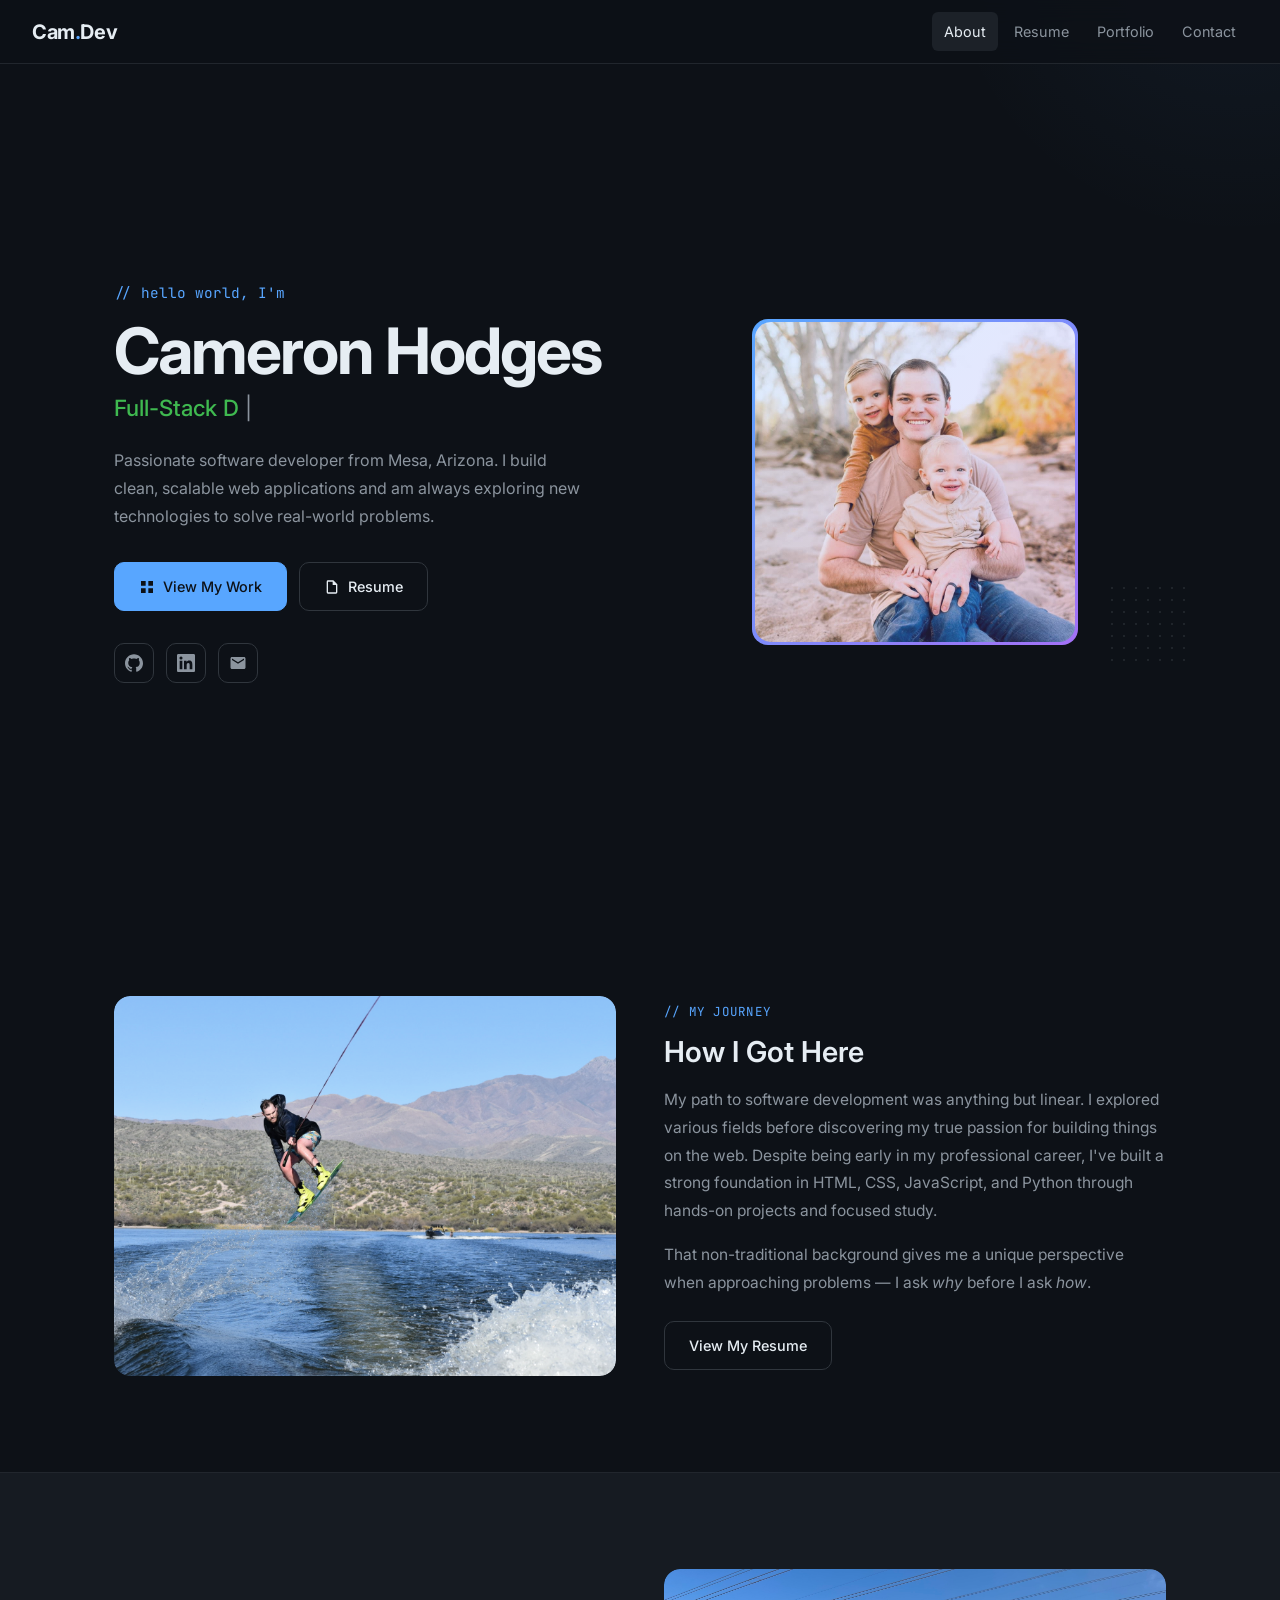
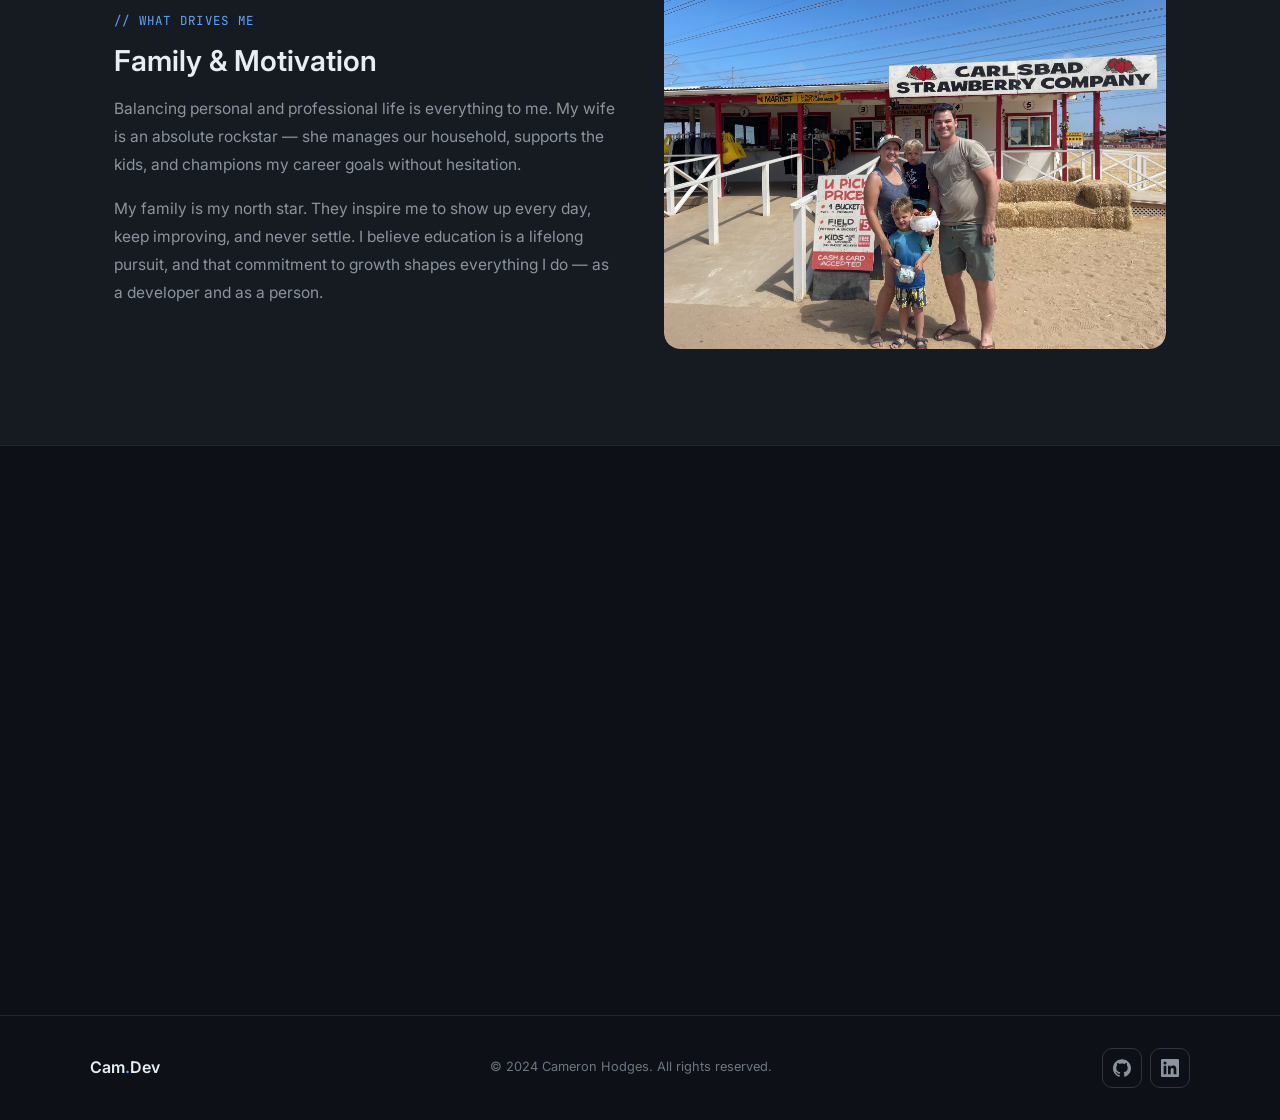
<file: index.html>
<!DOCTYPE html>
<html lang="en">
<head>
  <meta charset="UTF-8">
  <meta name="viewport" content="width=device-width, initial-scale=1.0">
  <title>Cameron Hodges | Software Developer</title>
  <meta name="description" content="Software developer from Mesa, Arizona. Passionate about building clean, full-stack web applications.">
  <link href="./css/styles.css" rel="stylesheet">
</head>
<body>

  <!-- Navbar -->
  <header class="navbar" id="navbar">
    <a href="./index.html" class="nav-brand">Cam<span class="accent">.</span>Dev</a>
    <nav class="nav-links" aria-label="Primary navigation">
      <a href="./index.html" class="nav-link">About</a>
      <a href="./resume.html" class="nav-link">Resume</a>
      <a href="./portfolio.html" class="nav-link">Portfolio</a>
      <a href="./contact.html" class="nav-link">Contact</a>
    </nav>
    <button class="nav-toggle" id="navToggle" aria-label="Toggle navigation" aria-expanded="false">
      <span></span>
      <span></span>
      <span></span>
    </button>
  </header>

  <!-- Mobile Nav -->
  <nav class="nav-mobile" id="navMobile" aria-label="Mobile navigation">
    <a href="./index.html" class="nav-link">About</a>
    <a href="./resume.html" class="nav-link">Resume</a>
    <a href="./portfolio.html" class="nav-link">Portfolio</a>
    <a href="./contact.html" class="nav-link">Contact</a>
  </nav>

  <main>

    <!-- Hero -->
    <section class="hero" id="hero">
      <div class="hero-inner">
        <div class="hero-content">
          <span class="hero-greeting">// hello world, I'm</span>
          <h1 class="hero-name">Cameron Hodges</h1>
          <h2 class="hero-title">
            <span id="typingText" class="highlight">Full-Stack Developer</span>
            <span class="cursor" aria-hidden="true">|</span>
          </h2>
          <p class="hero-description">
            Passionate software developer from Mesa, Arizona. I build clean,
            scalable web applications and am always exploring new technologies
            to solve real-world problems.
          </p>
          <div class="hero-actions">
            <a href="./portfolio.html" class="btn btn-primary">
              <svg viewBox="0 0 24 24" width="16" height="16" fill="currentColor"><path d="M3 3h7v7H3V3zm0 11h7v7H3v-7zm11-11h7v7h-7V3zm0 11h7v7h-7v-7z"/></svg>
              View My Work
            </a>
            <a href="./resume.html" class="btn btn-outline">
              <svg viewBox="0 0 24 24" width="16" height="16" fill="currentColor"><path d="M14 2H6a2 2 0 0 0-2 2v16a2 2 0 0 0 2 2h12a2 2 0 0 0 2-2V8l-6-6zm4 18H6V4h7v5h5v11z"/></svg>
              Resume
            </a>
          </div>
          <div class="hero-socials">
            <a href="https://github.com/CameronHodges98" target="_blank" rel="noopener noreferrer" class="social-link" aria-label="GitHub">
              <svg viewBox="0 0 24 24"><path d="M12 .297c-6.63 0-12 5.373-12 12 0 5.303 3.438 9.8 8.205 11.385.6.113.82-.258.82-.577 0-.285-.01-1.04-.015-2.04-3.338.724-4.042-1.61-4.042-1.61C4.422 18.07 3.633 17.7 3.633 17.7c-1.087-.744.084-.729.084-.729 1.205.084 1.838 1.236 1.838 1.236 1.07 1.835 2.809 1.305 3.495.998.108-.776.417-1.305.76-1.605-2.665-.3-5.466-1.332-5.466-5.93 0-1.31.465-2.38 1.235-3.22-.135-.303-.54-1.523.105-3.176 0 0 1.005-.322 3.3 1.23.96-.267 1.98-.399 3-.405 1.02.006 2.04.138 3 .405 2.28-1.552 3.285-1.23 3.285-1.23.645 1.653.24 2.873.12 3.176.765.84 1.23 1.91 1.23 3.22 0 4.61-2.805 5.625-5.475 5.92.42.36.81 1.096.81 2.22 0 1.606-.015 2.896-.015 3.286 0 .315.21.69.825.57C20.565 22.092 24 17.592 24 12.297c0-6.627-5.373-12-12-12"/></svg>
            </a>
            <a href="https://www.linkedin.com/in/cameron-hodges-IT" target="_blank" rel="noopener noreferrer" class="social-link" aria-label="LinkedIn">
              <svg viewBox="0 0 24 24"><path d="M20.447 20.452h-3.554v-5.569c0-1.328-.027-3.037-1.852-3.037-1.853 0-2.136 1.445-2.136 2.939v5.667H9.351V9h3.414v1.561h.046c.477-.9 1.637-1.85 3.37-1.85 3.601 0 4.267 2.37 4.267 5.455v6.286zM5.337 7.433a2.062 2.062 0 0 1-2.063-2.065 2.064 2.064 0 1 1 2.063 2.065zm1.782 13.019H3.555V9h3.564v11.452zM22.225 0H1.771C.792 0 0 .774 0 1.729v20.542C0 23.227.792 24 1.771 24h20.451C23.2 24 24 23.227 24 22.271V1.729C24 .774 23.2 0 22.222 0h.003z"/></svg>
            </a>
            <a href="mailto:chodges98@gmail.com" class="social-link" aria-label="Email">
              <svg viewBox="0 0 24 24"><path d="M20 4H4c-1.1 0-2 .9-2 2v12c0 1.1.9 2 2 2h16c1.1 0 2-.9 2-2V6c0-1.1-.9-2-2-2zm0 4-8 5-8-5V6l8 5 8-5v2z"/></svg>
            </a>
          </div>
        </div>

        <div class="hero-image-wrapper">
          <div class="hero-image-frame">
            <img src="./images/Cameron.JPG" alt="Cameron Hodges">
          </div>
          <div class="hero-image-dots"></div>
        </div>
      </div>
    </section>

    <!-- My Journey -->
    <section class="section" id="journey">
      <div class="container">
        <div class="about-grid reveal">
          <div class="about-image-wrap">
            <img src="./images/Cameronwakeboarding.JPG" alt="Cameron wakeboarding">
          </div>
          <div class="about-text">
            <span class="label">// my journey</span>
            <h2>How I Got Here</h2>
            <p>
              My path to software development was anything but linear. I explored
              various fields before discovering my true passion for building things
              on the web. Despite being early in my professional career, I've built
              a strong foundation in HTML, CSS, JavaScript, and Python through
              hands-on projects and focused study.
            </p>
            <p style="margin-top: 1rem;">
              That non-traditional background gives me a unique perspective when
              approaching problems — I ask <em>why</em> before I ask <em>how</em>.
            </p>
            <a href="./resume.html" class="btn btn-outline" style="margin-top: 1.5rem;">
              View My Resume
            </a>
          </div>
        </div>
      </div>
    </section>

    <!-- My Inspiration -->
    <section class="section" id="inspire" style="background: var(--color-surface); border-top: 1px solid var(--color-border-muted); border-bottom: 1px solid var(--color-border-muted);">
      <div class="container">
        <div class="about-grid reverse reveal">
          <div class="about-image-wrap">
            <img src="./images/cameronfamily.jpg" alt="Cameron with his family">
          </div>
          <div class="about-text">
            <span class="label">// what drives me</span>
            <h2>Family & Motivation</h2>
            <p>
              Balancing personal and professional life is everything to me. My wife
              is an absolute rockstar — she manages our household, supports the kids,
              and champions my career goals without hesitation.
            </p>
            <p style="margin-top: 1rem;">
              My family is my north star. They inspire me to show up every day,
              keep improving, and never settle. I believe education is a lifelong
              pursuit, and that commitment to growth shapes everything I do —
              as a developer and as a person.
            </p>
          </div>
        </div>
      </div>
    </section>

    <!-- Goals -->
    <section class="section" id="goals">
      <div class="container">
        <div class="about-grid reveal">
          <div class="about-image-wrap" style="display:flex; align-items:center; justify-content:center; background: var(--color-surface); border: 1px solid var(--color-border); border-radius: var(--radius-lg); padding: 2rem;">
            <img src="./images/cam.devLogo.png" alt="Cam.Dev Logo" style="max-width:220px; height:auto; border-radius: var(--radius-md);">
          </div>
          <div class="about-text">
            <span class="label">// looking ahead</span>
            <h2>Where I'm Headed</h2>
            <p>
              My love for creating new things found a perfect match in software
              development. I'm actively sharpening my skills across the full stack —
              React, Node.js, Express, Redux, and PostgreSQL — while engaging with
              the developer community and building meaningful relationships.
            </p>
            <p style="margin-top: 1rem;">
              Long-term, I'm working toward a Senior Developer role and have my
              sights set on launching my own SaaS product focused on
              network and computer security.
            </p>
            <div class="tags" style="margin-top: 1.5rem;">
              <span class="tag">React.js</span>
              <span class="tag">Node.js</span>
              <span class="tag green">Python</span>
              <span class="tag">PostgreSQL</span>
              <span class="tag purple">SaaS</span>
            </div>
          </div>
        </div>
      </div>
    </section>

  </main>

  <footer class="footer">
    <div class="footer-inner">
      <a href="./index.html" class="footer-brand">Cam<span class="accent">.</span>Dev</a>
      <p class="footer-copy">&copy; 2024 Cameron Hodges. All rights reserved.</p>
      <div class="footer-socials">
        <a href="https://github.com/CameronHodges98" target="_blank" rel="noopener noreferrer" class="social-link" aria-label="GitHub">
          <svg viewBox="0 0 24 24"><path d="M12 .297c-6.63 0-12 5.373-12 12 0 5.303 3.438 9.8 8.205 11.385.6.113.82-.258.82-.577 0-.285-.01-1.04-.015-2.04-3.338.724-4.042-1.61-4.042-1.61C4.422 18.07 3.633 17.7 3.633 17.7c-1.087-.744.084-.729.084-.729 1.205.084 1.838 1.236 1.838 1.236 1.07 1.835 2.809 1.305 3.495.998.108-.776.417-1.305.76-1.605-2.665-.3-5.466-1.332-5.466-5.93 0-1.31.465-2.38 1.235-3.22-.135-.303-.54-1.523.105-3.176 0 0 1.005-.322 3.3 1.23.96-.267 1.98-.399 3-.405 1.02.006 2.04.138 3 .405 2.28-1.552 3.285-1.23 3.285-1.23.645 1.653.24 2.873.12 3.176.765.84 1.23 1.91 1.23 3.22 0 4.61-2.805 5.625-5.475 5.92.42.36.81 1.096.81 2.22 0 1.606-.015 2.896-.015 3.286 0 .315.21.69.825.57C20.565 22.092 24 17.592 24 12.297c0-6.627-5.373-12-12-12"/></svg>
        </a>
        <a href="https://www.linkedin.com/in/cameron-hodges-IT" target="_blank" rel="noopener noreferrer" class="social-link" aria-label="LinkedIn">
          <svg viewBox="0 0 24 24"><path d="M20.447 20.452h-3.554v-5.569c0-1.328-.027-3.037-1.852-3.037-1.853 0-2.136 1.445-2.136 2.939v5.667H9.351V9h3.414v1.561h.046c.477-.9 1.637-1.85 3.37-1.85 3.601 0 4.267 2.37 4.267 5.455v6.286zM5.337 7.433a2.062 2.062 0 0 1-2.063-2.065 2.064 2.064 0 1 1 2.063 2.065zm1.782 13.019H3.555V9h3.564v11.452zM22.225 0H1.771C.792 0 0 .774 0 1.729v20.542C0 23.227.792 24 1.771 24h20.451C23.2 24 24 23.227 24 22.271V1.729C24 .774 23.2 0 22.222 0h.003z"/></svg>
        </a>
      </div>
    </div>
  </footer>

  <script src="./js/main.js"></script>
</body>
</html>
</file>
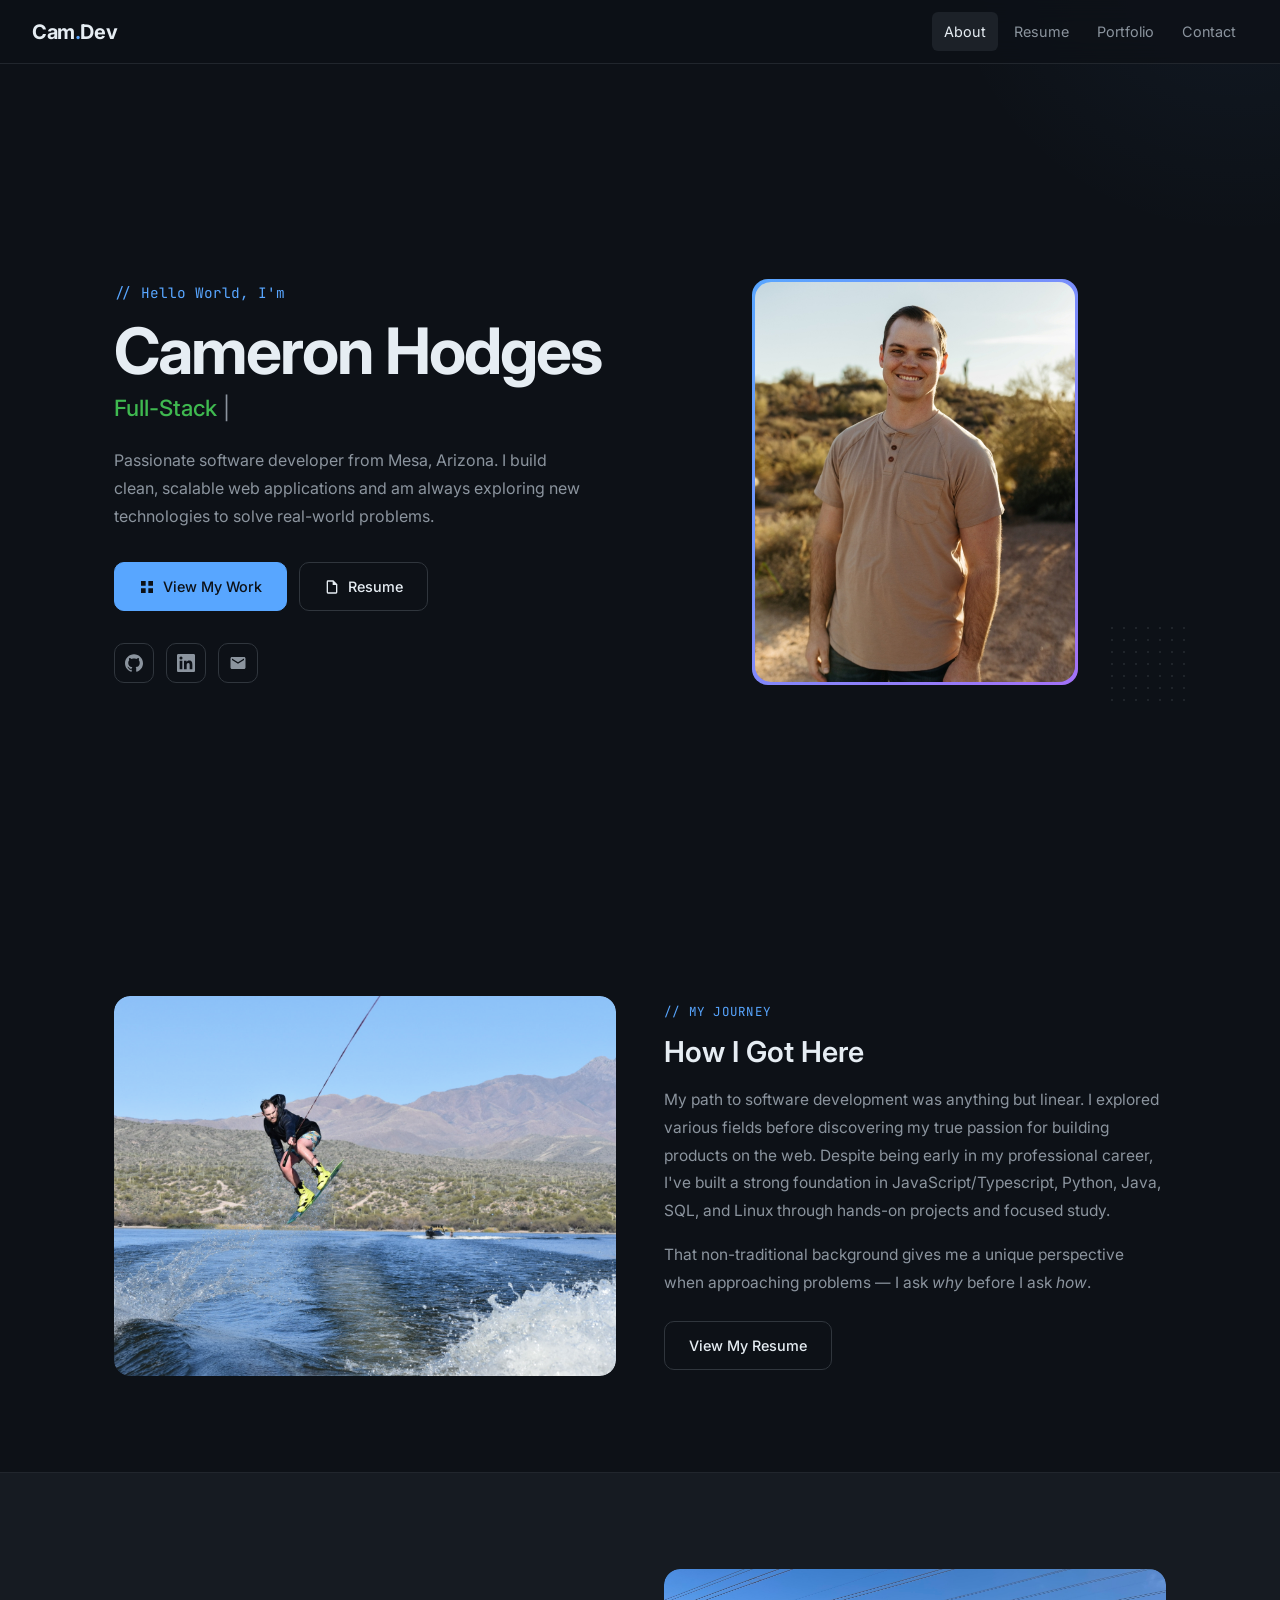
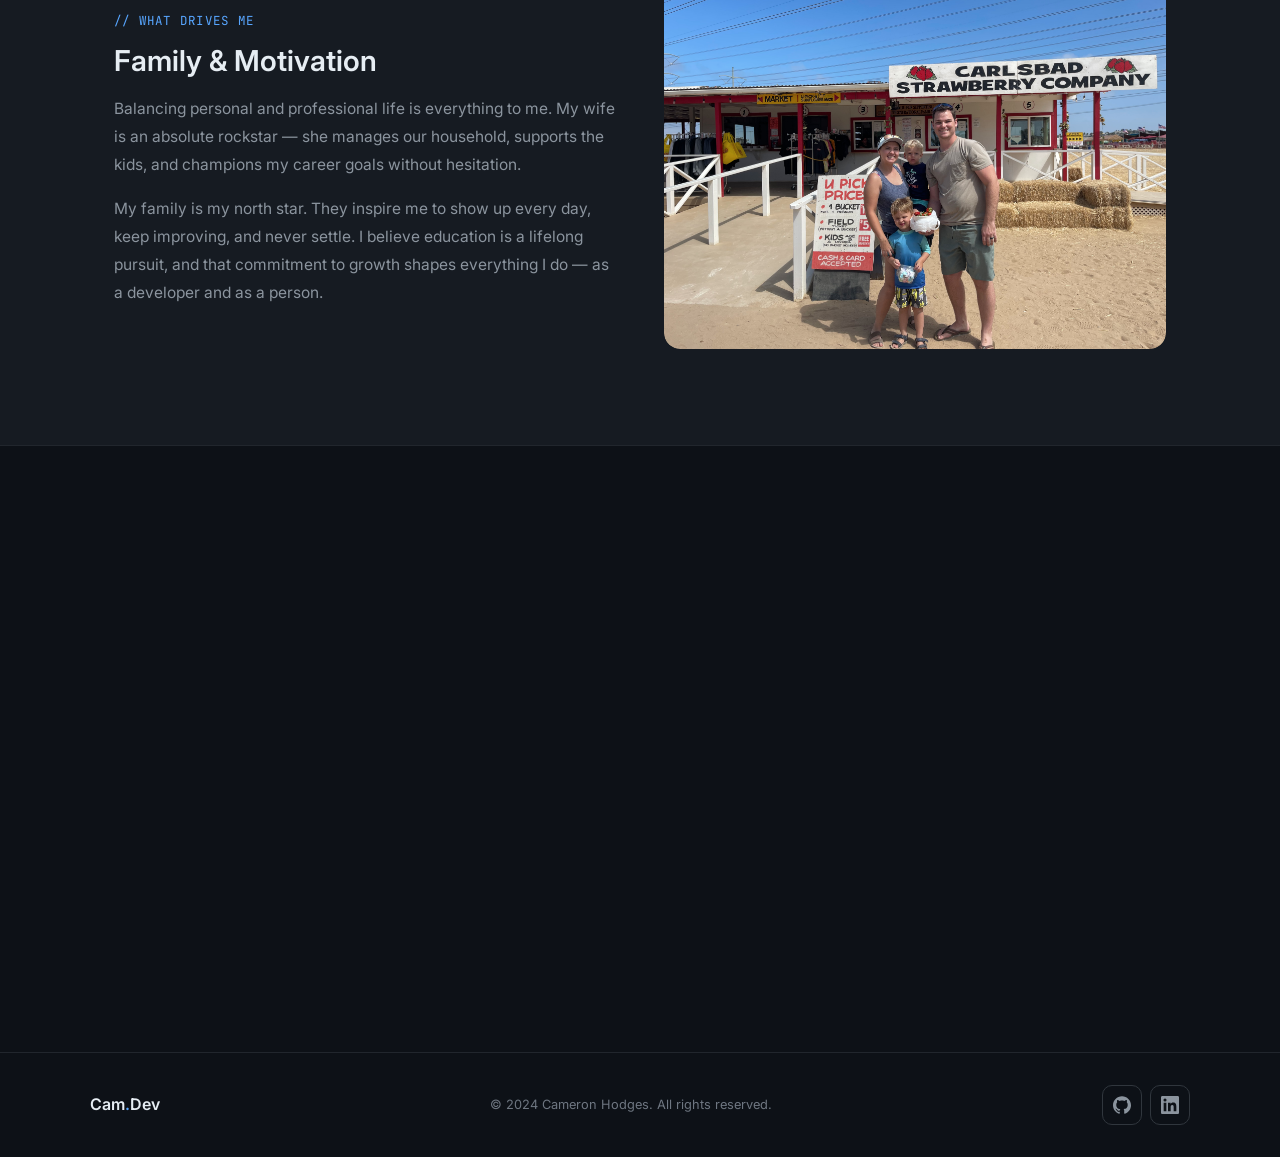
<file: public/index.html>
<!doctype html>
<html lang="en">
    <head>
        <meta charset="UTF-8" />
        <meta name="viewport" content="width=device-width, initial-scale=1.0" />
        <title>Cameron Hodges | Software Developer</title>
        <meta
            name="description"
            content="Software developer from Mesa, Arizona. Passionate about building clean, full-stack web applications."
        />
        <link href="./css/styles.css" rel="stylesheet" />
    </head>
    <body>
        <!-- Navbar -->
        <header class="navbar" id="navbar">
            <a href="./index.html" class="nav-brand"
                >Cam<span class="accent">.</span>Dev</a
            >
            <nav class="nav-links" aria-label="Primary navigation">
                <a href="./index.html" class="nav-link">About</a>
                <a href="./resume.html" class="nav-link">Resume</a>
                <a href="./portfolio.html" class="nav-link">Portfolio</a>
                <a href="./contact.html" class="nav-link">Contact</a>
            </nav>
            <button
                class="nav-toggle"
                id="navToggle"
                aria-label="Toggle navigation"
                aria-expanded="false"
            >
                <span></span>
                <span></span>
                <span></span>
            </button>
        </header>

        <!-- Mobile Nav -->
        <nav class="nav-mobile" id="navMobile" aria-label="Mobile navigation">
            <a href="./index.html" class="nav-link">About</a>
            <a href="./resume.html" class="nav-link">Resume</a>
            <a href="./portfolio.html" class="nav-link">Portfolio</a>
            <a href="./contact.html" class="nav-link">Contact</a>
        </nav>

        <main>
            <!-- Hero -->
            <section class="hero" id="hero">
                <div class="hero-inner">
                    <div class="hero-content">
                        <span class="hero-greeting">// Hello World, I'm</span>
                        <h1 class="hero-name">Cameron Hodges</h1>
                        <h2 class="hero-title">
                            <span id="typingText" class="highlight"
                                >Full-Stack Developer</span
                            >
                            <span class="cursor" aria-hidden="true">|</span>
                        </h2>
                        <p class="hero-description">
                            Passionate software developer from Mesa, Arizona. I
                            build clean, scalable web applications and am always
                            exploring new technologies to solve real-world
                            problems.
                        </p>
                        <div class="hero-actions">
                            <a href="./portfolio.html" class="btn btn-primary">
                                <svg
                                    viewBox="0 0 24 24"
                                    width="16"
                                    height="16"
                                    fill="currentColor"
                                >
                                    <path
                                        d="M3 3h7v7H3V3zm0 11h7v7H3v-7zm11-11h7v7h-7V3zm0 11h7v7h-7v-7z"
                                    />
                                </svg>
                                View My Work
                            </a>
                            <a href="./resume.html" class="btn btn-outline">
                                <svg
                                    viewBox="0 0 24 24"
                                    width="16"
                                    height="16"
                                    fill="currentColor"
                                >
                                    <path
                                        d="M14 2H6a2 2 0 0 0-2 2v16a2 2 0 0 0 2 2h12a2 2 0 0 0 2-2V8l-6-6zm4 18H6V4h7v5h5v11z"
                                    />
                                </svg>
                                Resume
                            </a>
                        </div>
                        <div class="hero-socials">
                            <a
                                href="https://github.com/CameronHodges98"
                                target="_blank"
                                rel="noopener noreferrer"
                                class="social-link"
                                aria-label="GitHub"
                            >
                                <svg viewBox="0 0 24 24">
                                    <path
                                        d="M12 .297c-6.63 0-12 5.373-12 12 0 5.303 3.438 9.8 8.205 11.385.6.113.82-.258.82-.577 0-.285-.01-1.04-.015-2.04-3.338.724-4.042-1.61-4.042-1.61C4.422 18.07 3.633 17.7 3.633 17.7c-1.087-.744.084-.729.084-.729 1.205.084 1.838 1.236 1.838 1.236 1.07 1.835 2.809 1.305 3.495.998.108-.776.417-1.305.76-1.605-2.665-.3-5.466-1.332-5.466-5.93 0-1.31.465-2.38 1.235-3.22-.135-.303-.54-1.523.105-3.176 0 0 1.005-.322 3.3 1.23.96-.267 1.98-.399 3-.405 1.02.006 2.04.138 3 .405 2.28-1.552 3.285-1.23 3.285-1.23.645 1.653.24 2.873.12 3.176.765.84 1.23 1.91 1.23 3.22 0 4.61-2.805 5.625-5.475 5.92.42.36.81 1.096.81 2.22 0 1.606-.015 2.896-.015 3.286 0 .315.21.69.825.57C20.565 22.092 24 17.592 24 12.297c0-6.627-5.373-12-12-12"
                                    />
                                </svg>
                            </a>
                            <a
                                href="https://www.linkedin.com/in/cameron-hodges-IT"
                                target="_blank"
                                rel="noopener noreferrer"
                                class="social-link"
                                aria-label="LinkedIn"
                            >
                                <svg viewBox="0 0 24 24">
                                    <path
                                        d="M20.447 20.452h-3.554v-5.569c0-1.328-.027-3.037-1.852-3.037-1.853 0-2.136 1.445-2.136 2.939v5.667H9.351V9h3.414v1.561h.046c.477-.9 1.637-1.85 3.37-1.85 3.601 0 4.267 2.37 4.267 5.455v6.286zM5.337 7.433a2.062 2.062 0 0 1-2.063-2.065 2.064 2.064 0 1 1 2.063 2.065zm1.782 13.019H3.555V9h3.564v11.452zM22.225 0H1.771C.792 0 0 .774 0 1.729v20.542C0 23.227.792 24 1.771 24h20.451C23.2 24 24 23.227 24 22.271V1.729C24 .774 23.2 0 22.222 0h.003z"
                                    />
                                </svg>
                            </a>
                            <a
                                href="mailto:chodges98@gmail.com"
                                class="social-link"
                                aria-label="Email"
                            >
                                <svg viewBox="0 0 24 24">
                                    <path
                                        d="M20 4H4c-1.1 0-2 .9-2 2v12c0 1.1.9 2 2 2h16c1.1 0 2-.9 2-2V6c0-1.1-.9-2-2-2zm0 4-8 5-8-5V6l8 5 8-5v2z"
                                    />
                                </svg>
                            </a>
                        </div>
                    </div>

                    <div class="hero-image-wrapper">
                        <div class="hero-image-frame">
                            <img
                                src="./images/Cameron.JPG"
                                alt="Cameron Hodges"
                            />
                        </div>
                        <div class="hero-image-dots"></div>
                    </div>
                </div>
            </section>

            <!-- My Journey -->
            <section class="section" id="journey">
                <div class="container">
                    <div class="about-grid reveal">
                        <div class="about-image-wrap">
                            <img
                                src="./images/Cameronwakeboarding.JPG"
                                alt="Cameron wakeboarding"
                            />
                        </div>
                        <div class="about-text">
                            <span class="label">// my journey</span>
                            <h2>How I Got Here</h2>
                            <p>
                                My path to software development was anything but
                                linear. I explored various fields before
                                discovering my true passion for building
                                products on the web. Despite being early in my
                                professional career, I've built a strong
                                foundation in JavaScript/Typescript, Python,
                                Java, SQL, and Linux through hands-on projects
                                and focused study.
                            </p>
                            <p style="margin-top: 1rem">
                                That non-traditional background gives me a
                                unique perspective when approaching problems — I
                                ask <em>why</em> before I ask <em>how</em>.
                            </p>
                            <a
                                href="./resume.html"
                                class="btn btn-outline"
                                style="margin-top: 1.5rem"
                            >
                                View My Resume
                            </a>
                        </div>
                    </div>
                </div>
            </section>

            <!-- My Inspiration -->
            <section
                class="section"
                id="inspire"
                style="
                    background: var(--color-surface);
                    border-top: 1px solid var(--color-border-muted);
                    border-bottom: 1px solid var(--color-border-muted);
                "
            >
                <div class="container">
                    <div class="about-grid reverse reveal">
                        <div class="about-image-wrap">
                            <img
                                src="./images/cameronfamily.jpg"
                                alt="Cameron with his family"
                            />
                        </div>
                        <div class="about-text">
                            <span class="label">// what drives me</span>
                            <h2>Family & Motivation</h2>
                            <p>
                                Balancing personal and professional life is
                                everything to me. My wife is an absolute
                                rockstar — she manages our household, supports
                                the kids, and champions my career goals without
                                hesitation.
                            </p>
                            <p style="margin-top: 1rem">
                                My family is my north star. They inspire me to
                                show up every day, keep improving, and never
                                settle. I believe education is a lifelong
                                pursuit, and that commitment to growth shapes
                                everything I do — as a developer and as a
                                person.
                            </p>
                        </div>
                    </div>
                </div>
            </section>

            <!-- Goals -->
            <section class="section" id="goals">
                <div class="container">
                    <div class="about-grid reveal">
                        <div
                            class="about-image-wrap"
                            style="
                                display: flex;
                                align-items: center;
                                justify-content: center;
                                background: var(--color-surface);
                                border: 1px solid var(--color-border);
                                border-radius: var(--radius-lg);
                                padding: 2rem;
                            "
                        >
                            <img
                                src="./images/cam.devLogo.png"
                                alt="Cam.Dev Logo"
                                style="
                                    max-width: 220px;
                                    height: auto;
                                    border-radius: var(--radius-md);
                                "
                            />
                        </div>
                        <div class="about-text">
                            <span class="label">// looking ahead</span>
                            <h2>Where I'm Headed</h2>
                            <p>
                                My love for creating new things found a perfect
                                match in software development. I'm always
                                actively sharpening my skills across the full
                                stack while engaging with the developer
                                community and building meaningful relationships
                                as well as programs.
                            </p>
                            <p style="margin-top: 1rem">
                                Long-term, I'm working toward a Senior Developer
                                role with a company I can grow with. I consider
                                myself a bit of an entreprenuer and plan to
                                build out a SaaS platform for tracking and
                                trading the stock market as I progress in my
                                career.
                            </p>
                            <div class="tags" style="margin-top: 1.5rem">
                                <span class="tag green">Python</span>
                                <span class="tag green">Java</span>
                                <span class="tag purple"
                                    >JavaScript/TypeScript</span
                                >
                                <span class="tag">Node.js</span>
                                <span class="tag green">PostgreSQL</span>
                                <span class="tag">.Net</span>
                                <span class="tag orange">AI Orchestration</span>
                            </div>
                        </div>
                    </div>
                </div>
            </section>
        </main>

        <footer class="footer">
            <div class="footer-inner">
                <a href="./index.html" class="footer-brand"
                    >Cam<span class="accent">.</span>Dev</a
                >
                <p class="footer-copy">
                    &copy; 2024 Cameron Hodges. All rights reserved.
                </p>
                <div class="footer-socials">
                    <a
                        href="https://github.com/CameronHodges98"
                        target="_blank"
                        rel="noopener noreferrer"
                        class="social-link"
                        aria-label="GitHub"
                    >
                        <svg viewBox="0 0 24 24">
                            <path
                                d="M12 .297c-6.63 0-12 5.373-12 12 0 5.303 3.438 9.8 8.205 11.385.6.113.82-.258.82-.577 0-.285-.01-1.04-.015-2.04-3.338.724-4.042-1.61-4.042-1.61C4.422 18.07 3.633 17.7 3.633 17.7c-1.087-.744.084-.729.084-.729 1.205.084 1.838 1.236 1.838 1.236 1.07 1.835 2.809 1.305 3.495.998.108-.776.417-1.305.76-1.605-2.665-.3-5.466-1.332-5.466-5.93 0-1.31.465-2.38 1.235-3.22-.135-.303-.54-1.523.105-3.176 0 0 1.005-.322 3.3 1.23.96-.267 1.98-.399 3-.405 1.02.006 2.04.138 3 .405 2.28-1.552 3.285-1.23 3.285-1.23.645 1.653.24 2.873.12 3.176.765.84 1.23 1.91 1.23 3.22 0 4.61-2.805 5.625-5.475 5.92.42.36.81 1.096.81 2.22 0 1.606-.015 2.896-.015 3.286 0 .315.21.69.825.57C20.565 22.092 24 17.592 24 12.297c0-6.627-5.373-12-12-12"
                            />
                        </svg>
                    </a>
                    <a
                        href="https://www.linkedin.com/in/cameron-hodges-IT"
                        target="_blank"
                        rel="noopener noreferrer"
                        class="social-link"
                        aria-label="LinkedIn"
                    >
                        <svg viewBox="0 0 24 24">
                            <path
                                d="M20.447 20.452h-3.554v-5.569c0-1.328-.027-3.037-1.852-3.037-1.853 0-2.136 1.445-2.136 2.939v5.667H9.351V9h3.414v1.561h.046c.477-.9 1.637-1.85 3.37-1.85 3.601 0 4.267 2.37 4.267 5.455v6.286zM5.337 7.433a2.062 2.062 0 0 1-2.063-2.065 2.064 2.064 0 1 1 2.063 2.065zm1.782 13.019H3.555V9h3.564v11.452zM22.225 0H1.771C.792 0 0 .774 0 1.729v20.542C0 23.227.792 24 1.771 24h20.451C23.2 24 24 23.227 24 22.271V1.729C24 .774 23.2 0 22.222 0h.003z"
                            />
                        </svg>
                    </a>
                </div>
            </div>
        </footer>

        <script src="./js/main.js"></script>
    </body>
</html>
</file>
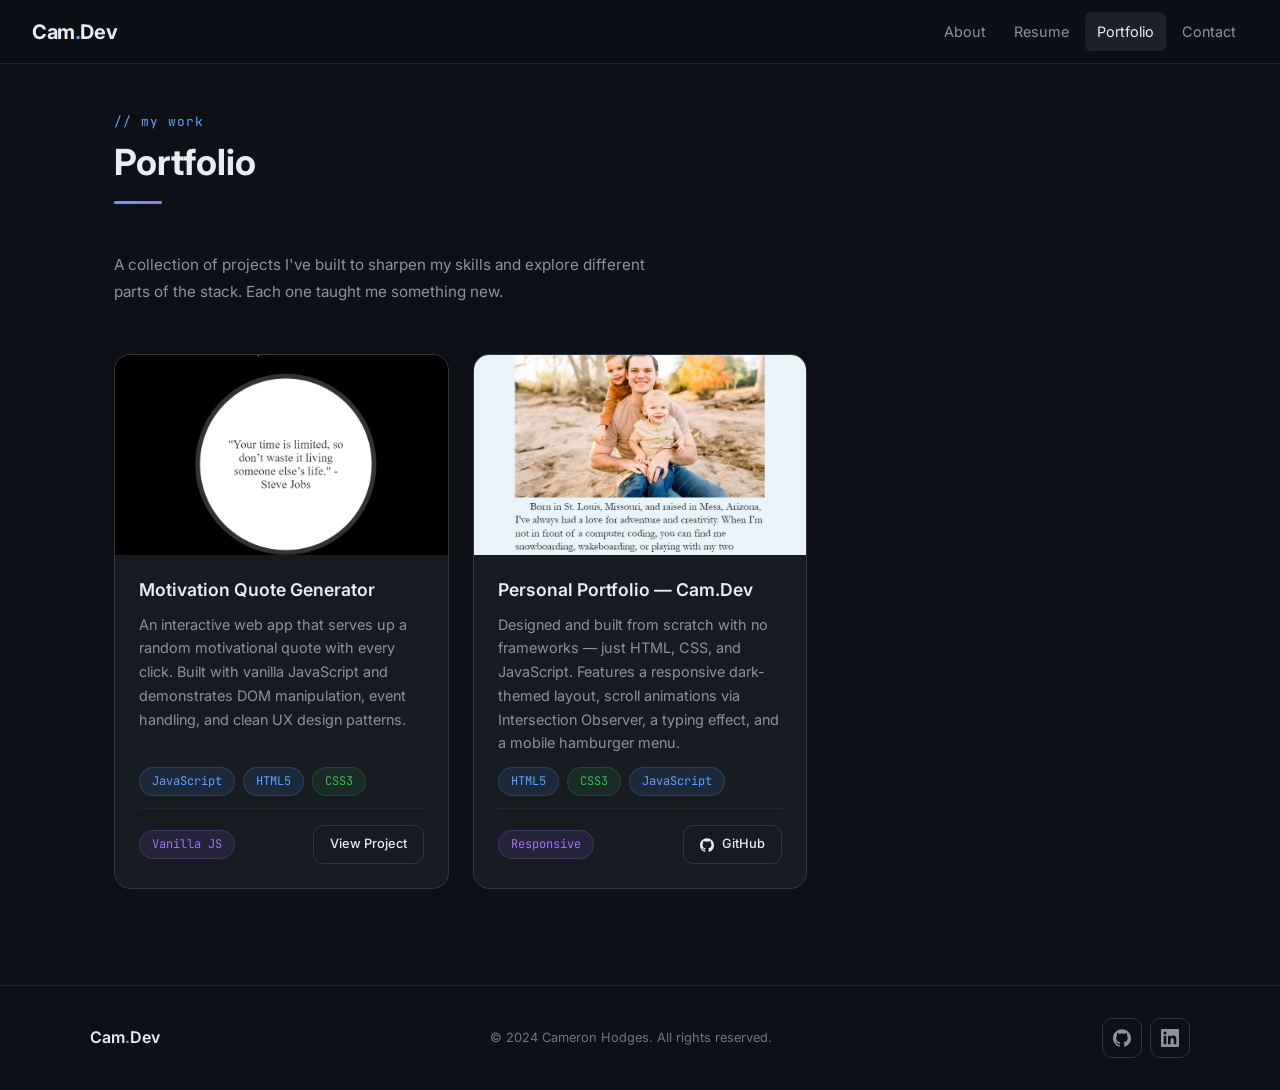
<file: portfolio.html>
<!DOCTYPE html>
<html lang="en">
<head>
  <meta charset="UTF-8">
  <meta name="viewport" content="width=device-width, initial-scale=1.0">
  <title>Portfolio | Cam.Dev</title>
  <meta name="description" content="Projects and work by Cameron Hodges, software developer.">
  <link href="./css/styles.css" rel="stylesheet">
</head>
<body>

  <!-- Navbar -->
  <header class="navbar" id="navbar">
    <a href="./index.html" class="nav-brand">Cam<span class="accent">.</span>Dev</a>
    <nav class="nav-links" aria-label="Primary navigation">
      <a href="./index.html" class="nav-link">About</a>
      <a href="./resume.html" class="nav-link">Resume</a>
      <a href="./portfolio.html" class="nav-link">Portfolio</a>
      <a href="./contact.html" class="nav-link">Contact</a>
    </nav>
    <button class="nav-toggle" id="navToggle" aria-label="Toggle navigation" aria-expanded="false">
      <span></span>
      <span></span>
      <span></span>
    </button>
  </header>

  <!-- Mobile Nav -->
  <nav class="nav-mobile" id="navMobile" aria-label="Mobile navigation">
    <a href="./index.html" class="nav-link">About</a>
    <a href="./resume.html" class="nav-link">Resume</a>
    <a href="./portfolio.html" class="nav-link">Portfolio</a>
    <a href="./contact.html" class="nav-link">Contact</a>
  </nav>

  <main>
    <section class="section" style="padding-top: calc(var(--nav-height) + var(--space-12));">
      <div class="container">

        <!-- Page Header -->
        <div class="reveal" style="margin-bottom: var(--space-12);">
          <span class="section-tag">// my work</span>
          <h1 class="section-title">Portfolio</h1>
          <div class="section-divider"></div>
          <p style="max-width: 560px; font-size: 0.95rem;">
            A collection of projects I've built to sharpen my skills and explore
            different parts of the stack. Each one taught me something new.
          </p>
        </div>

        <!-- Projects Grid -->
        <div class="projects-grid">

          <!-- Project 1: Motivation Quote Generator -->
          <article class="project-card reveal reveal-delay-1">
            <div class="project-thumbnail">
              <img src="./images/motivation.png" alt="Motivation Quote Generator screenshot">
              <div class="project-thumbnail-overlay">
                <a href="./MotivationQuote/quote.html" class="btn btn-primary btn-sm">
                  <svg viewBox="0 0 24 24" width="14" height="14" fill="currentColor"><path d="M19 19H5V5h7V3H5a2 2 0 0 0-2 2v14a2 2 0 0 0 2 2h14a2 2 0 0 0 2-2v-7h-2v7zM14 3v2h3.59l-9.83 9.83 1.41 1.41L19 6.41V10h2V3h-7z"/></svg>
                  Live Demo
                </a>
              </div>
            </div>
            <div class="project-body">
              <h3 class="project-title">Motivation Quote Generator</h3>
              <p class="project-description">
                An interactive web app that serves up a random motivational quote
                with every click. Built with vanilla JavaScript and demonstrates
                DOM manipulation, event handling, and clean UX design patterns.
              </p>
              <div class="tags">
                <span class="tag">JavaScript</span>
                <span class="tag">HTML5</span>
                <span class="tag green">CSS3</span>
              </div>
              <div class="project-footer">
                <div class="tags">
                  <span class="tag purple">Vanilla JS</span>
                </div>
                <a href="./MotivationQuote/quote.html" class="btn btn-outline btn-sm">
                  View Project
                </a>
              </div>
            </div>
          </article>

          <!-- Project 2: Portfolio Website (this site) -->
          <article class="project-card reveal reveal-delay-2">
            <div class="project-thumbnail">
              <img src="./images/about.png" alt="Cam.Dev Portfolio Website screenshot">
              <div class="project-thumbnail-overlay">
                <a href="./index.html" class="btn btn-primary btn-sm">
                  <svg viewBox="0 0 24 24" width="14" height="14" fill="currentColor"><path d="M19 19H5V5h7V3H5a2 2 0 0 0-2 2v14a2 2 0 0 0 2 2h14a2 2 0 0 0 2-2v-7h-2v7zM14 3v2h3.59l-9.83 9.83 1.41 1.41L19 6.41V10h2V3h-7z"/></svg>
                  Live Site
                </a>
              </div>
            </div>
            <div class="project-body">
              <h3 class="project-title">Personal Portfolio — Cam.Dev</h3>
              <p class="project-description">
                Designed and built from scratch with no frameworks — just HTML, CSS,
                and JavaScript. Features a responsive dark-themed layout, scroll
                animations via Intersection Observer, a typing effect, and a mobile
                hamburger menu.
              </p>
              <div class="tags">
                <span class="tag">HTML5</span>
                <span class="tag green">CSS3</span>
                <span class="tag">JavaScript</span>
              </div>
              <div class="project-footer">
                <div class="tags">
                  <span class="tag purple">Responsive</span>
                </div>
                <a href="https://github.com/CameronHodges98" target="_blank" rel="noopener noreferrer" class="btn btn-outline btn-sm">
                  <svg viewBox="0 0 24 24" width="14" height="14" fill="currentColor"><path d="M12 .297c-6.63 0-12 5.373-12 12 0 5.303 3.438 9.8 8.205 11.385.6.113.82-.258.82-.577 0-.285-.01-1.04-.015-2.04-3.338.724-4.042-1.61-4.042-1.61C4.422 18.07 3.633 17.7 3.633 17.7c-1.087-.744.084-.729.084-.729 1.205.084 1.838 1.236 1.838 1.236 1.07 1.835 2.809 1.305 3.495.998.108-.776.417-1.305.76-1.605-2.665-.3-5.466-1.332-5.466-5.93 0-1.31.465-2.38 1.235-3.22-.135-.303-.54-1.523.105-3.176 0 0 1.005-.322 3.3 1.23.96-.267 1.98-.399 3-.405 1.02.006 2.04.138 3 .405 2.28-1.552 3.285-1.23 3.285-1.23.645 1.653.24 2.873.12 3.176.765.84 1.23 1.91 1.23 3.22 0 4.61-2.805 5.625-5.475 5.92.42.36.81 1.096.81 2.22 0 1.606-.015 2.896-.015 3.286 0 .315.21.69.825.57C20.565 22.092 24 17.592 24 12.297c0-6.627-5.373-12-12-12"/></svg>
                  GitHub
                </a>
              </div>
            </div>
          </article>

        </div>
      </div>
    </section>
  </main>

  <footer class="footer">
    <div class="footer-inner">
      <a href="./index.html" class="footer-brand">Cam<span class="accent">.</span>Dev</a>
      <p class="footer-copy">&copy; 2024 Cameron Hodges. All rights reserved.</p>
      <div class="footer-socials">
        <a href="https://github.com/CameronHodges98" target="_blank" rel="noopener noreferrer" class="social-link" aria-label="GitHub">
          <svg viewBox="0 0 24 24"><path d="M12 .297c-6.63 0-12 5.373-12 12 0 5.303 3.438 9.8 8.205 11.385.6.113.82-.258.82-.577 0-.285-.01-1.04-.015-2.04-3.338.724-4.042-1.61-4.042-1.61C4.422 18.07 3.633 17.7 3.633 17.7c-1.087-.744.084-.729.084-.729 1.205.084 1.838 1.236 1.838 1.236 1.07 1.835 2.809 1.305 3.495.998.108-.776.417-1.305.76-1.605-2.665-.3-5.466-1.332-5.466-5.93 0-1.31.465-2.38 1.235-3.22-.135-.303-.54-1.523.105-3.176 0 0 1.005-.322 3.3 1.23.96-.267 1.98-.399 3-.405 1.02.006 2.04.138 3 .405 2.28-1.552 3.285-1.23 3.285-1.23.645 1.653.24 2.873.12 3.176.765.84 1.23 1.91 1.23 3.22 0 4.61-2.805 5.625-5.475 5.92.42.36.81 1.096.81 2.22 0 1.606-.015 2.896-.015 3.286 0 .315.21.69.825.57C20.565 22.092 24 17.592 24 12.297c0-6.627-5.373-12-12-12"/></svg>
        </a>
        <a href="https://www.linkedin.com/in/cameron-hodges-IT" target="_blank" rel="noopener noreferrer" class="social-link" aria-label="LinkedIn">
          <svg viewBox="0 0 24 24"><path d="M20.447 20.452h-3.554v-5.569c0-1.328-.027-3.037-1.852-3.037-1.853 0-2.136 1.445-2.136 2.939v5.667H9.351V9h3.414v1.561h.046c.477-.9 1.637-1.85 3.37-1.85 3.601 0 4.267 2.37 4.267 5.455v6.286zM5.337 7.433a2.062 2.062 0 0 1-2.063-2.065 2.064 2.064 0 1 1 2.063 2.065zm1.782 13.019H3.555V9h3.564v11.452zM22.225 0H1.771C.792 0 0 .774 0 1.729v20.542C0 23.227.792 24 1.771 24h20.451C23.2 24 24 23.227 24 22.271V1.729C24 .774 23.2 0 22.222 0h.003z"/></svg>
        </a>
      </div>
    </div>
  </footer>

  <script src="./js/main.js"></script>
</body>
</html>
</file>
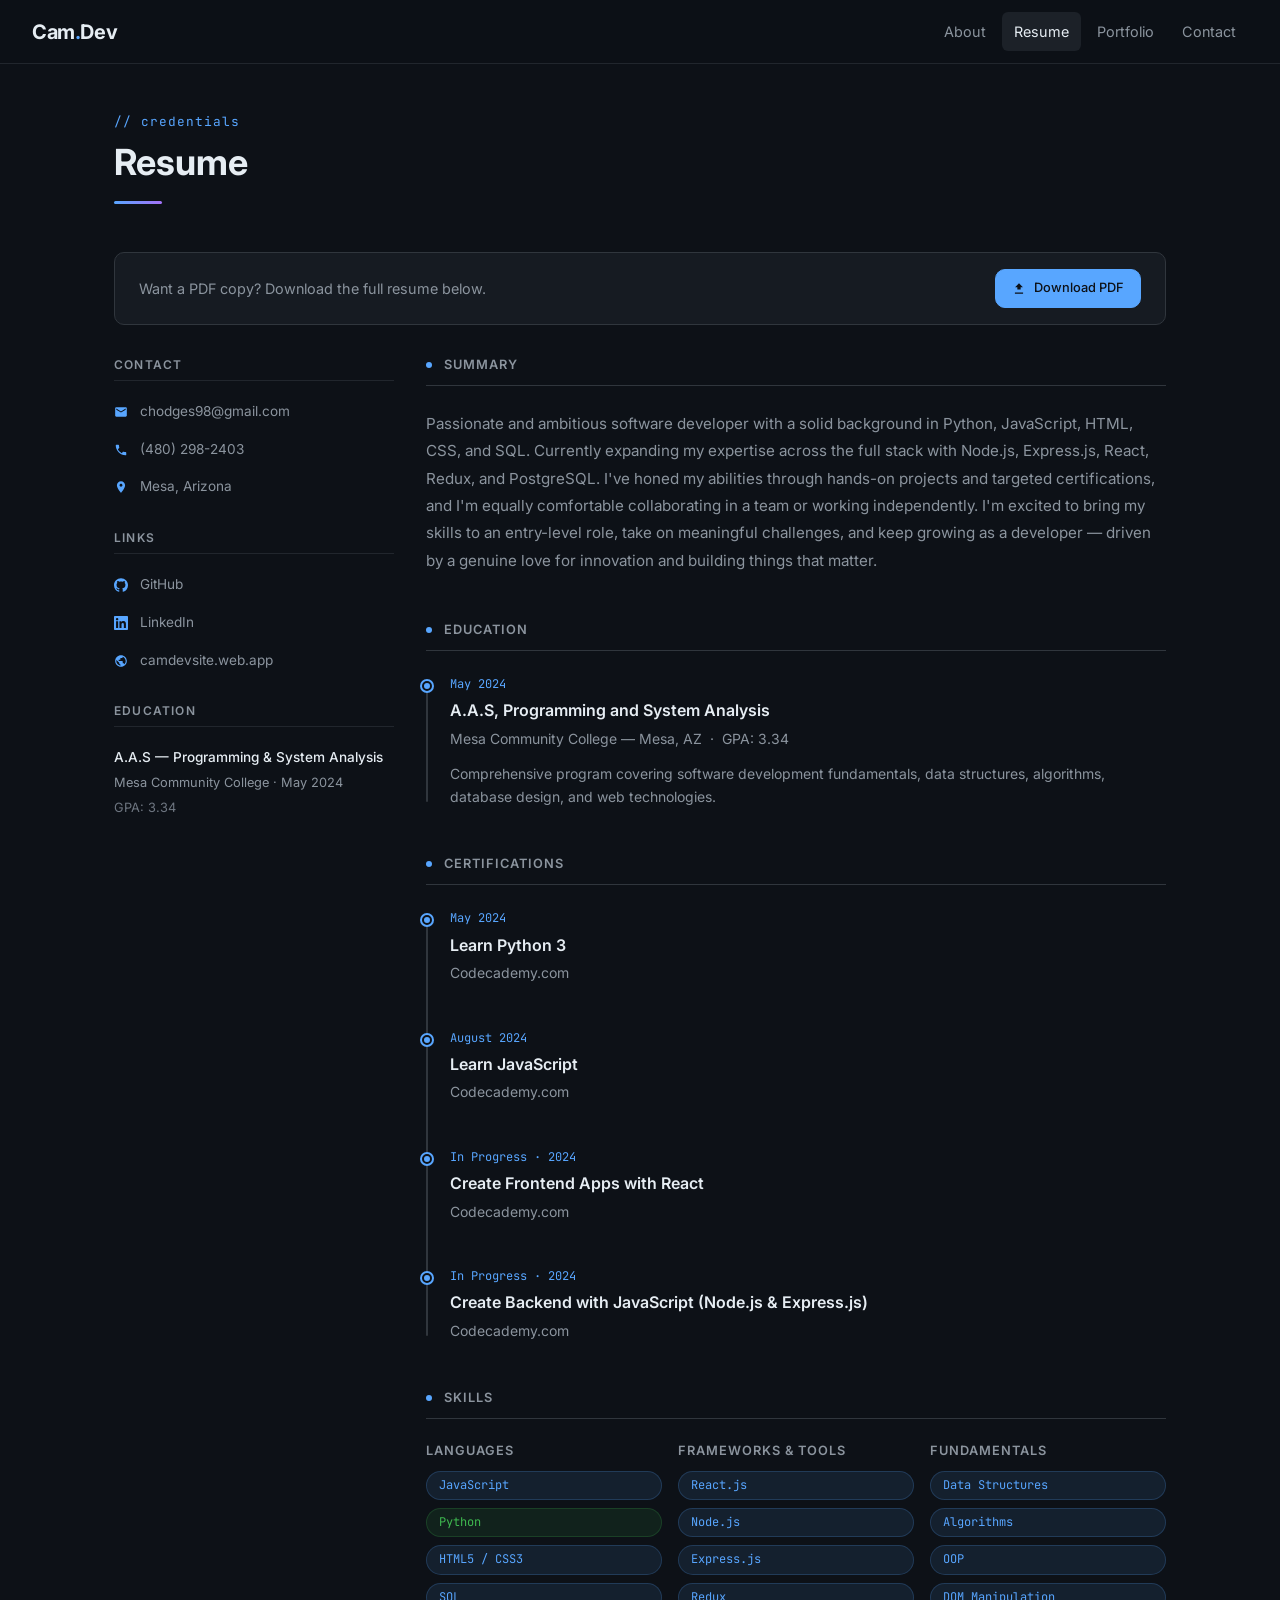
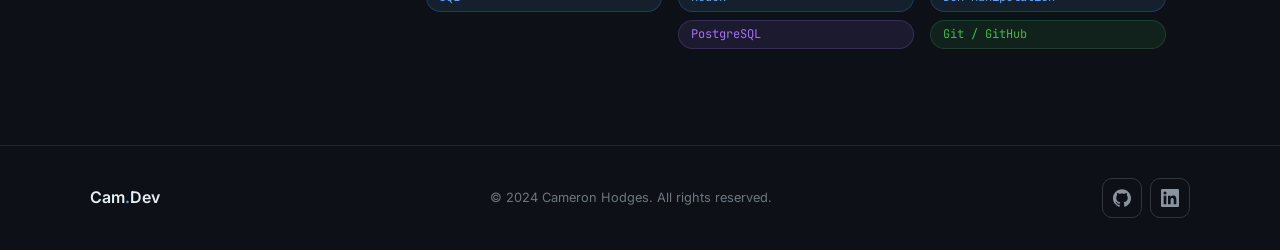
<file: resume.html>
<!DOCTYPE html>
<html lang="en">
<head>
  <meta charset="UTF-8">
  <meta name="viewport" content="width=device-width, initial-scale=1.0">
  <title>Resume | Cam.Dev</title>
  <meta name="description" content="Resume of Cameron Hodges — software developer with expertise in JavaScript, Python, HTML/CSS, and full-stack development.">
  <link href="./css/styles.css" rel="stylesheet">
</head>
<body>

  <!-- Navbar -->
  <header class="navbar" id="navbar">
    <a href="./index.html" class="nav-brand">Cam<span class="accent">.</span>Dev</a>
    <nav class="nav-links" aria-label="Primary navigation">
      <a href="./index.html" class="nav-link">About</a>
      <a href="./resume.html" class="nav-link">Resume</a>
      <a href="./portfolio.html" class="nav-link">Portfolio</a>
      <a href="./contact.html" class="nav-link">Contact</a>
    </nav>
    <button class="nav-toggle" id="navToggle" aria-label="Toggle navigation" aria-expanded="false">
      <span></span>
      <span></span>
      <span></span>
    </button>
  </header>

  <!-- Mobile Nav -->
  <nav class="nav-mobile" id="navMobile" aria-label="Mobile navigation">
    <a href="./index.html" class="nav-link">About</a>
    <a href="./resume.html" class="nav-link">Resume</a>
    <a href="./portfolio.html" class="nav-link">Portfolio</a>
    <a href="./contact.html" class="nav-link">Contact</a>
  </nav>

  <main>
    <section class="section" style="padding-top: calc(var(--nav-height) + var(--space-12));">
      <div class="container">

        <!-- Page Header -->
        <div class="reveal" style="margin-bottom: var(--space-8);">
          <span class="section-tag">// credentials</span>
          <h1 class="section-title">Resume</h1>
          <div class="section-divider"></div>
        </div>

        <!-- Download Bar -->
        <div class="resume-download-bar reveal">
          <p>Want a PDF copy? Download the full resume below.</p>
          <a href="./images/Resume.pdf" download class="btn btn-primary btn-sm">
            <svg viewBox="0 0 24 24" width="14" height="14" fill="currentColor"><path d="M5 20h14v-2H5v2zm7-18L5.33 9h3.84v4h5.66V9h3.84L12 2z"/></svg>
            Download PDF
          </a>
        </div>

        <div class="resume-layout">

          <!-- Sidebar -->
          <aside class="resume-sidebar reveal">

            <!-- Contact Info -->
            <div class="sidebar-section">
              <h3>Contact</h3>
              <div class="contact-item">
                <svg viewBox="0 0 24 24"><path d="M20 4H4c-1.1 0-2 .9-2 2v12c0 1.1.9 2 2 2h16c1.1 0 2-.9 2-2V6c0-1.1-.9-2-2-2zm0 4-8 5-8-5V6l8 5 8-5v2z"/></svg>
                <a href="mailto:chodges98@gmail.com">chodges98@gmail.com</a>
              </div>
              <div class="contact-item">
                <svg viewBox="0 0 24 24"><path d="M6.62 10.79c1.44 2.83 3.76 5.14 6.59 6.59l2.2-2.2c.27-.27.67-.36 1.02-.24 1.12.37 2.33.57 3.57.57.55 0 1 .45 1 1V20c0 .55-.45 1-1 1-9.39 0-17-7.61-17-17 0-.55.45-1 1-1h3.5c.55 0 1 .45 1 1 0 1.25.2 2.45.57 3.57.11.35.03.74-.25 1.02l-2.2 2.2z"/></svg>
                <span>(480) 298-2403</span>
              </div>
              <div class="contact-item">
                <svg viewBox="0 0 24 24"><path d="M12 2C8.13 2 5 5.13 5 9c0 5.25 7 13 7 13s7-7.75 7-13c0-3.87-3.13-7-7-7zm0 9.5c-1.38 0-2.5-1.12-2.5-2.5s1.12-2.5 2.5-2.5 2.5 1.12 2.5 2.5-1.12 2.5-2.5 2.5z"/></svg>
                <span>Mesa, Arizona</span>
              </div>
            </div>

            <!-- Links -->
            <div class="sidebar-section">
              <h3>Links</h3>
              <div class="contact-item">
                <svg viewBox="0 0 24 24"><path d="M12 .297c-6.63 0-12 5.373-12 12 0 5.303 3.438 9.8 8.205 11.385.6.113.82-.258.82-.577 0-.285-.01-1.04-.015-2.04-3.338.724-4.042-1.61-4.042-1.61C4.422 18.07 3.633 17.7 3.633 17.7c-1.087-.744.084-.729.084-.729 1.205.084 1.838 1.236 1.838 1.236 1.07 1.835 2.809 1.305 3.495.998.108-.776.417-1.305.76-1.605-2.665-.3-5.466-1.332-5.466-5.93 0-1.31.465-2.38 1.235-3.22-.135-.303-.54-1.523.105-3.176 0 0 1.005-.322 3.3 1.23.96-.267 1.98-.399 3-.405 1.02.006 2.04.138 3 .405 2.28-1.552 3.285-1.23 3.285-1.23.645 1.653.24 2.873.12 3.176.765.84 1.23 1.91 1.23 3.22 0 4.61-2.805 5.625-5.475 5.92.42.36.81 1.096.81 2.22 0 1.606-.015 2.896-.015 3.286 0 .315.21.69.825.57C20.565 22.092 24 17.592 24 12.297c0-6.627-5.373-12-12-12"/></svg>
                <a href="https://github.com/CameronHodges98" target="_blank" rel="noopener noreferrer">GitHub</a>
              </div>
              <div class="contact-item">
                <svg viewBox="0 0 24 24"><path d="M20.447 20.452h-3.554v-5.569c0-1.328-.027-3.037-1.852-3.037-1.853 0-2.136 1.445-2.136 2.939v5.667H9.351V9h3.414v1.561h.046c.477-.9 1.637-1.85 3.37-1.85 3.601 0 4.267 2.37 4.267 5.455v6.286zM5.337 7.433a2.062 2.062 0 0 1-2.063-2.065 2.064 2.064 0 1 1 2.063 2.065zm1.782 13.019H3.555V9h3.564v11.452zM22.225 0H1.771C.792 0 0 .774 0 1.729v20.542C0 23.227.792 24 1.771 24h20.451C23.2 24 24 23.227 24 22.271V1.729C24 .774 23.2 0 22.222 0h.003z"/></svg>
                <a href="https://www.linkedin.com/in/cameron-hodges-IT" target="_blank" rel="noopener noreferrer">LinkedIn</a>
              </div>
              <div class="contact-item">
                <svg viewBox="0 0 24 24" fill="currentColor"><path d="M12 2C6.48 2 2 6.48 2 12s4.48 10 10 10 10-4.48 10-10S17.52 2 12 2zm-1 17.93c-3.95-.49-7-3.85-7-7.93 0-.62.08-1.21.21-1.79L9 15v1c0 1.1.9 2 2 2v1.93zm6.9-2.54c-.26-.81-1-1.39-1.9-1.39h-1v-3c0-.55-.45-1-1-1H8v-2h2c.55 0 1-.45 1-1V7h2c1.1 0 2-.9 2-2v-.41c2.93 1.19 5 4.06 5 7.41 0 2.08-.8 3.97-2.1 5.39z"/></svg>
                <a href="https://camdevsite.web.app" target="_blank" rel="noopener noreferrer">camdevsite.web.app</a>
              </div>
            </div>

            <!-- Education quick ref -->
            <div class="sidebar-section">
              <h3>Education</h3>
              <div class="contact-item" style="flex-direction:column; align-items:flex-start; gap: 4px;">
                <span style="font-size:0.85rem; color: var(--color-text); font-weight:500;">A.A.S — Programming &amp; System Analysis</span>
                <span style="font-size:0.8rem; color: var(--color-text-muted);">Mesa Community College · May 2024</span>
                <span style="font-size:0.8rem; color: var(--color-text-subtle);">GPA: 3.34</span>
              </div>
            </div>

          </aside>

          <!-- Main Content -->
          <div class="resume-main reveal reveal-delay-1">

            <!-- Summary -->
            <div class="resume-section">
              <h2 class="resume-section-title">Summary</h2>
              <p style="line-height:1.8; font-size:0.95rem;">
                Passionate and ambitious software developer with a solid background in Python,
                JavaScript, HTML, CSS, and SQL. Currently expanding my expertise across the full
                stack with Node.js, Express.js, React, Redux, and PostgreSQL. I've honed my
                abilities through hands-on projects and targeted certifications, and I'm equally
                comfortable collaborating in a team or working independently. I'm excited to bring
                my skills to an entry-level role, take on meaningful challenges, and keep growing
                as a developer — driven by a genuine love for innovation and building things that matter.
              </p>
            </div>

            <!-- Education -->
            <div class="resume-section">
              <h2 class="resume-section-title">Education</h2>
              <div class="timeline">
                <div class="timeline-item">
                  <div class="timeline-date">May 2024</div>
                  <div class="timeline-title">A.A.S, Programming and System Analysis</div>
                  <div class="timeline-subtitle">Mesa Community College — Mesa, AZ &nbsp;·&nbsp; GPA: 3.34</div>
                  <p class="timeline-body">
                    Comprehensive program covering software development fundamentals, data structures,
                    algorithms, database design, and web technologies.
                  </p>
                </div>
              </div>
            </div>

            <!-- Certifications -->
            <div class="resume-section">
              <h2 class="resume-section-title">Certifications</h2>
              <div class="timeline">
                <div class="timeline-item">
                  <div class="timeline-date">May 2024</div>
                  <div class="timeline-title">Learn Python 3</div>
                  <div class="timeline-subtitle">Codecademy.com</div>
                </div>
                <div class="timeline-item">
                  <div class="timeline-date">August 2024</div>
                  <div class="timeline-title">Learn JavaScript</div>
                  <div class="timeline-subtitle">Codecademy.com</div>
                </div>
                <div class="timeline-item">
                  <div class="timeline-date">In Progress · 2024</div>
                  <div class="timeline-title">Create Frontend Apps with React</div>
                  <div class="timeline-subtitle">Codecademy.com</div>
                </div>
                <div class="timeline-item">
                  <div class="timeline-date">In Progress · 2024</div>
                  <div class="timeline-title">Create Backend with JavaScript (Node.js &amp; Express.js)</div>
                  <div class="timeline-subtitle">Codecademy.com</div>
                </div>
              </div>
            </div>

            <!-- Skills -->
            <div class="resume-section">
              <h2 class="resume-section-title">Skills</h2>
              <div class="skills-grid">
                <div class="skill-group">
                  <h4>Languages</h4>
                  <div class="tags" style="flex-direction:column;">
                    <span class="tag">JavaScript</span>
                    <span class="tag green">Python</span>
                    <span class="tag">HTML5 / CSS3</span>
                    <span class="tag">SQL</span>
                  </div>
                </div>
                <div class="skill-group">
                  <h4>Frameworks &amp; Tools</h4>
                  <div class="tags" style="flex-direction:column;">
                    <span class="tag">React.js</span>
                    <span class="tag">Node.js</span>
                    <span class="tag">Express.js</span>
                    <span class="tag">Redux</span>
                    <span class="tag purple">PostgreSQL</span>
                  </div>
                </div>
                <div class="skill-group">
                  <h4>Fundamentals</h4>
                  <div class="tags" style="flex-direction:column;">
                    <span class="tag">Data Structures</span>
                    <span class="tag">Algorithms</span>
                    <span class="tag">OOP</span>
                    <span class="tag">DOM Manipulation</span>
                    <span class="tag green">Git / GitHub</span>
                  </div>
                </div>
              </div>
            </div>

          </div><!-- /.resume-main -->
        </div><!-- /.resume-layout -->

      </div>
    </section>
  </main>

  <footer class="footer">
    <div class="footer-inner">
      <a href="./index.html" class="footer-brand">Cam<span class="accent">.</span>Dev</a>
      <p class="footer-copy">&copy; 2024 Cameron Hodges. All rights reserved.</p>
      <div class="footer-socials">
        <a href="https://github.com/CameronHodges98" target="_blank" rel="noopener noreferrer" class="social-link" aria-label="GitHub">
          <svg viewBox="0 0 24 24"><path d="M12 .297c-6.63 0-12 5.373-12 12 0 5.303 3.438 9.8 8.205 11.385.6.113.82-.258.82-.577 0-.285-.01-1.04-.015-2.04-3.338.724-4.042-1.61-4.042-1.61C4.422 18.07 3.633 17.7 3.633 17.7c-1.087-.744.084-.729.084-.729 1.205.084 1.838 1.236 1.838 1.236 1.07 1.835 2.809 1.305 3.495.998.108-.776.417-1.305.76-1.605-2.665-.3-5.466-1.332-5.466-5.93 0-1.31.465-2.38 1.235-3.22-.135-.303-.54-1.523.105-3.176 0 0 1.005-.322 3.3 1.23.96-.267 1.98-.399 3-.405 1.02.006 2.04.138 3 .405 2.28-1.552 3.285-1.23 3.285-1.23.645 1.653.24 2.873.12 3.176.765.84 1.23 1.91 1.23 3.22 0 4.61-2.805 5.625-5.475 5.92.42.36.81 1.096.81 2.22 0 1.606-.015 2.896-.015 3.286 0 .315.21.69.825.57C20.565 22.092 24 17.592 24 12.297c0-6.627-5.373-12-12-12"/></svg>
        </a>
        <a href="https://www.linkedin.com/in/cameron-hodges-IT" target="_blank" rel="noopener noreferrer" class="social-link" aria-label="LinkedIn">
          <svg viewBox="0 0 24 24"><path d="M20.447 20.452h-3.554v-5.569c0-1.328-.027-3.037-1.852-3.037-1.853 0-2.136 1.445-2.136 2.939v5.667H9.351V9h3.414v1.561h.046c.477-.9 1.637-1.85 3.37-1.85 3.601 0 4.267 2.37 4.267 5.455v6.286zM5.337 7.433a2.062 2.062 0 0 1-2.063-2.065 2.064 2.064 0 1 1 2.063 2.065zm1.782 13.019H3.555V9h3.564v11.452zM22.225 0H1.771C.792 0 0 .774 0 1.729v20.542C0 23.227.792 24 1.771 24h20.451C23.2 24 24 23.227 24 22.271V1.729C24 .774 23.2 0 22.222 0h.003z"/></svg>
        </a>
      </div>
    </div>
  </footer>

  <script src="./js/main.js"></script>
</body>
</html>
</file>
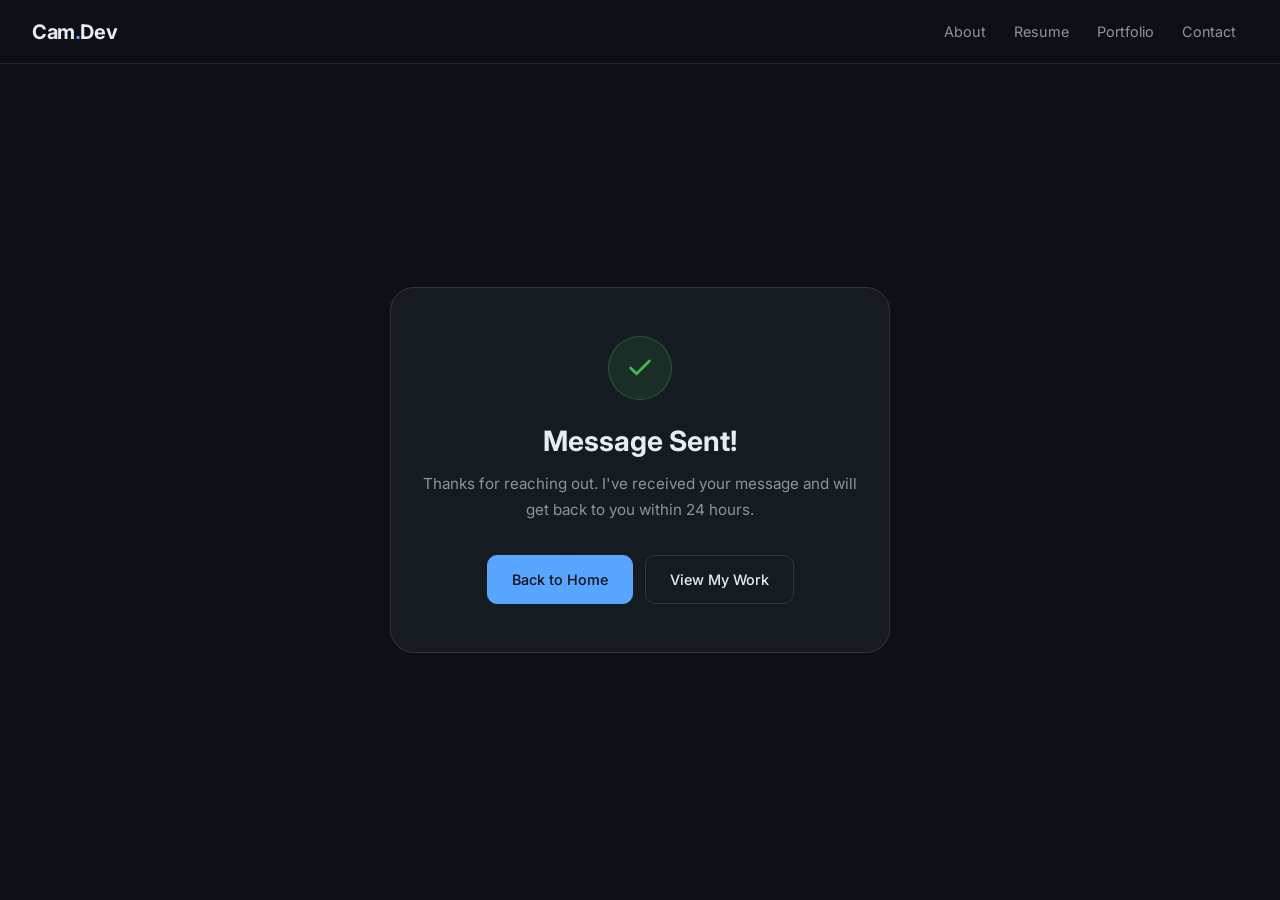
<file: thanks.html>
<!DOCTYPE html>
<html lang="en">
<head>
  <meta charset="UTF-8">
  <meta name="viewport" content="width=device-width, initial-scale=1.0">
  <title>Message Sent | Cam.Dev</title>
  <link href="./css/styles.css" rel="stylesheet">
</head>
<body>

  <!-- Navbar -->
  <header class="navbar" id="navbar">
    <a href="./index.html" class="nav-brand">Cam<span class="accent">.</span>Dev</a>
    <nav class="nav-links" aria-label="Primary navigation">
      <a href="./index.html" class="nav-link">About</a>
      <a href="./resume.html" class="nav-link">Resume</a>
      <a href="./portfolio.html" class="nav-link">Portfolio</a>
      <a href="./contact.html" class="nav-link">Contact</a>
    </nav>
    <button class="nav-toggle" id="navToggle" aria-label="Toggle navigation" aria-expanded="false">
      <span></span>
      <span></span>
      <span></span>
    </button>
  </header>

  <!-- Mobile Nav -->
  <nav class="nav-mobile" id="navMobile" aria-label="Mobile navigation">
    <a href="./index.html" class="nav-link">About</a>
    <a href="./resume.html" class="nav-link">Resume</a>
    <a href="./portfolio.html" class="nav-link">Portfolio</a>
    <a href="./contact.html" class="nav-link">Contact</a>
  </nav>

  <main class="thankyou-wrapper">
    <div class="thankyou-card reveal">
      <div class="thankyou-icon">
        <svg viewBox="0 0 24 24">
          <polyline points="20 6 9 17 4 12"></polyline>
        </svg>
      </div>
      <h1>Message Sent!</h1>
      <p>
        Thanks for reaching out. I've received your message and will
        get back to you within 24 hours.
      </p>
      <div style="display:flex; gap: var(--space-3); justify-content:center; flex-wrap:wrap;">
        <a href="./index.html" class="btn btn-primary">Back to Home</a>
        <a href="./portfolio.html" class="btn btn-outline">View My Work</a>
      </div>
    </div>
  </main>

  <script src="./js/main.js"></script>
</body>
</html>
</file>
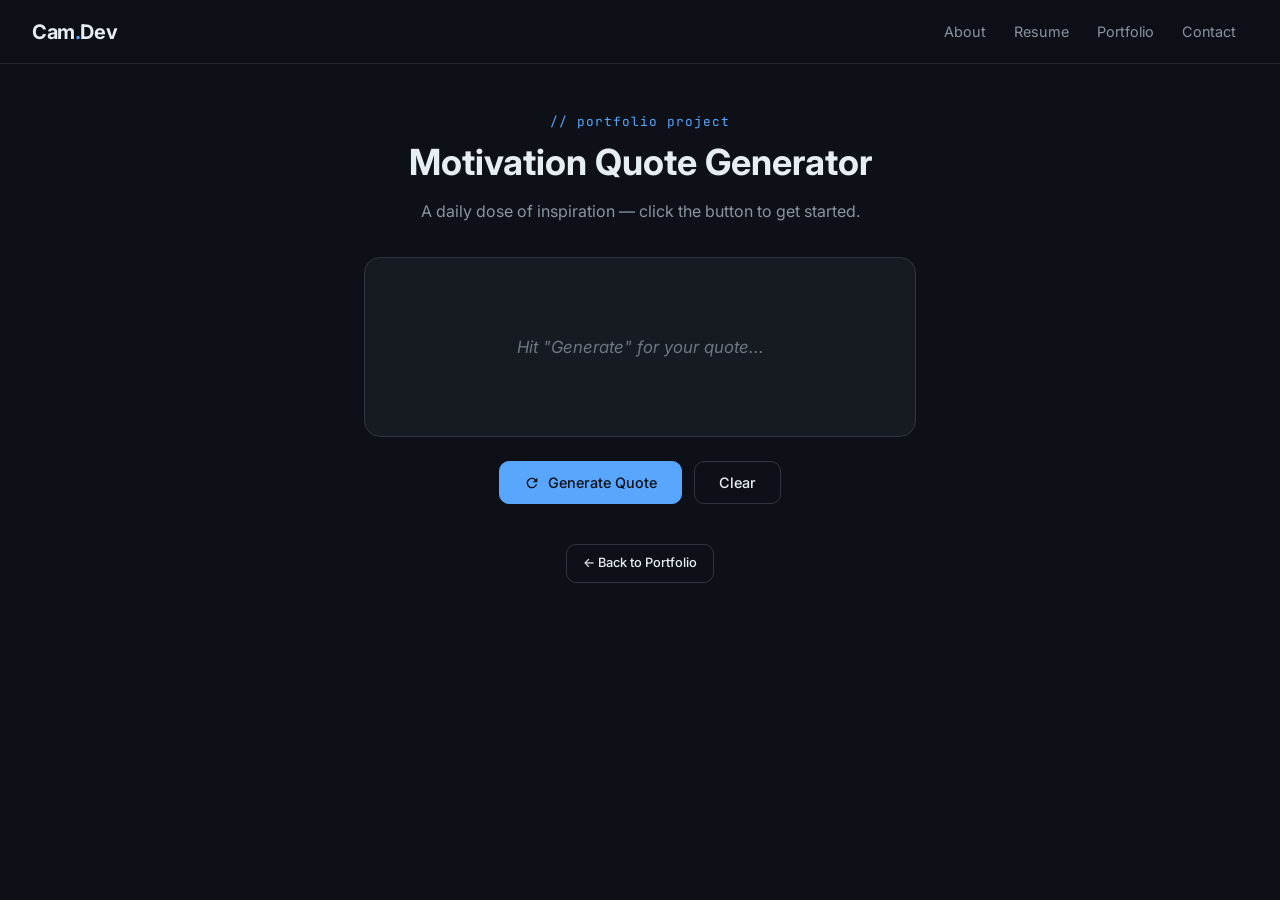
<file: MotivationQuote/quote.html>
<!DOCTYPE html>
<html lang="en">
<head>
  <meta charset="UTF-8">
  <meta name="viewport" content="width=device-width, initial-scale=1.0">
  <title>Quote Generator | Cam.Dev</title>
  <link rel="stylesheet" href="../css/styles.css">
</head>
<body class="quote-page-body">

  <!-- Navbar -->
  <header class="navbar" id="navbar">
    <a href="../index.html" class="nav-brand">Cam<span class="accent">.</span>Dev</a>
    <nav class="nav-links" aria-label="Primary navigation">
      <a href="../index.html" class="nav-link">About</a>
      <a href="../resume.html" class="nav-link">Resume</a>
      <a href="../portfolio.html" class="nav-link">Portfolio</a>
      <a href="../contact.html" class="nav-link">Contact</a>
    </nav>
    <button class="nav-toggle" id="navToggle" aria-label="Toggle navigation" aria-expanded="false">
      <span></span>
      <span></span>
      <span></span>
    </button>
  </header>

  <!-- Mobile Nav -->
  <nav class="nav-mobile" id="navMobile" aria-label="Mobile navigation">
    <a href="../index.html" class="nav-link">About</a>
    <a href="../resume.html" class="nav-link">Resume</a>
    <a href="../portfolio.html" class="nav-link">Portfolio</a>
    <a href="../contact.html" class="nav-link">Contact</a>
  </nav>

  <main>
    <div class="quote-hero reveal">
      <span class="section-tag">// portfolio project</span>
      <h1>Motivation Quote Generator</h1>
      <p>A daily dose of inspiration — click the button to get started.</p>
    </div>

    <div class="quote-box reveal reveal-delay-1">
      <div class="quote-display" id="quoteDisplay">
        <em style="color: var(--color-text-subtle);">Hit "Generate" for your quote...</em>
      </div>
      <div class="quote-controls">
        <button class="btn btn-primary" id="generateButton">
          <svg viewBox="0 0 24 24" width="16" height="16" fill="currentColor"><path d="M17.65 6.35C16.2 4.9 14.21 4 12 4c-4.42 0-7.99 3.58-7.99 8s3.57 8 7.99 8c3.73 0 6.84-2.55 7.73-6h-2.08c-.82 2.33-3.04 4-5.65 4-3.31 0-6-2.69-6-6s2.69-6 6-6c1.66 0 3.14.69 4.22 1.78L13 11h7V4l-2.35 2.35z"/></svg>
          Generate Quote
        </button>
        <button class="btn btn-outline" id="deleteButton">
          Clear
        </button>
      </div>
      <a href="../portfolio.html" class="btn btn-outline btn-sm" style="margin-top: var(--space-4);">
        ← Back to Portfolio
      </a>
    </div>
  </main>

  <script src="quoteScript.js"></script>
  <script src="../js/main.js"></script>
</body>
</html>
</file>
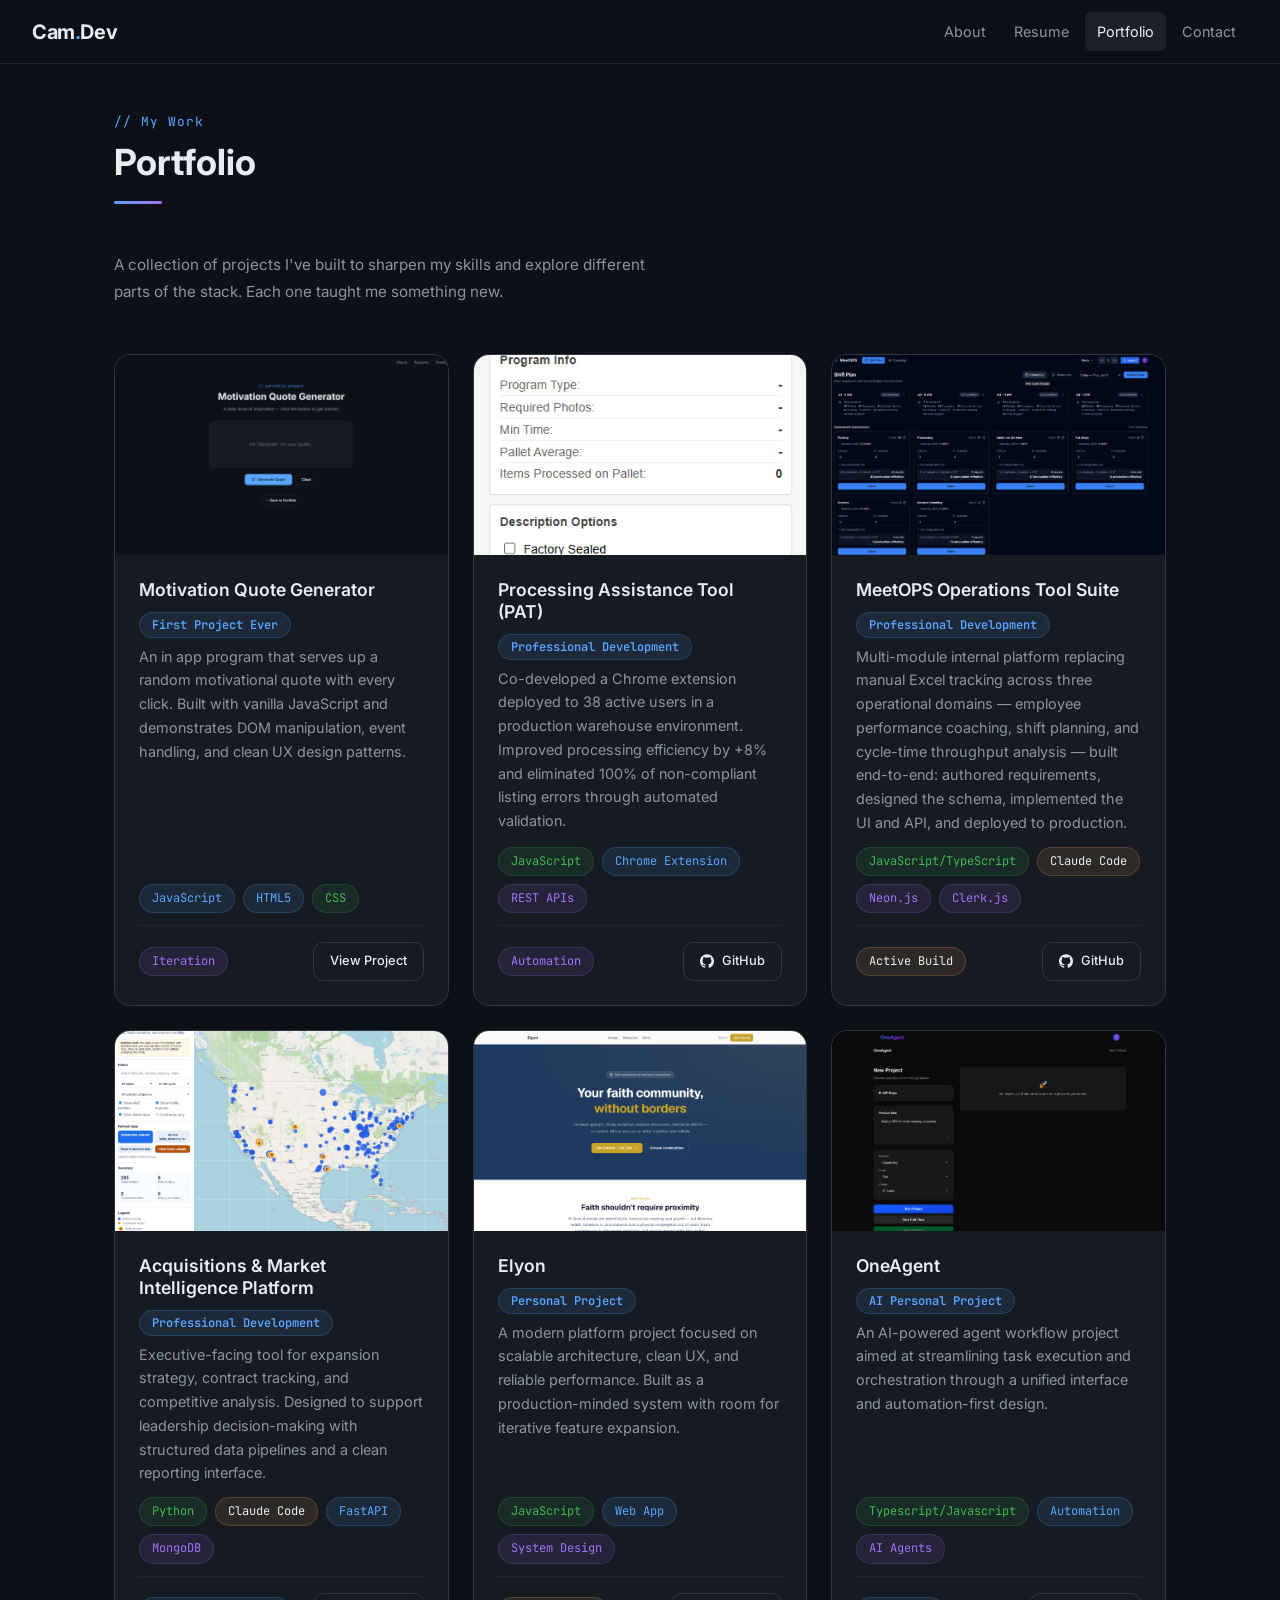
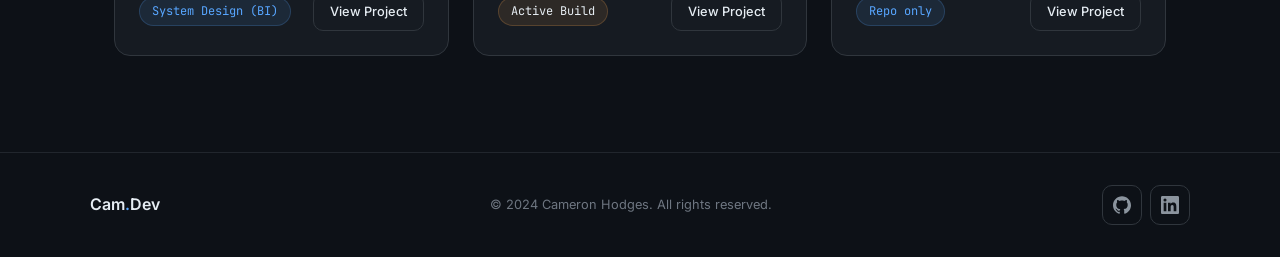
<file: public/portfolio.html>
<!DOCTYPE html>
<html lang="en">
<head>
  <meta charset="UTF-8">
  <meta name="viewport" content="width=device-width, initial-scale=1.0">
  <title>Portfolio | Cam.Dev</title>
  <meta name="description" content="Projects and work by Cameron Hodges, software developer.">
  <link href="./css/styles.css" rel="stylesheet">
</head>
<body>

  <!-- Navbar -->
  <header class="navbar" id="navbar">
    <a href="./index.html" class="nav-brand">Cam<span class="accent">.</span>Dev</a>
    <nav class="nav-links" aria-label="Primary navigation">
      <a href="./index.html" class="nav-link">About</a>
      <a href="./resume.html" class="nav-link">Resume</a>
      <a href="./portfolio.html" class="nav-link">Portfolio</a>
      <a href="./contact.html" class="nav-link">Contact</a>
    </nav>
    <button class="nav-toggle" id="navToggle" aria-label="Toggle navigation" aria-expanded="false">
      <span></span>
      <span></span>
      <span></span>
    </button>
  </header>

  <!-- Mobile Nav -->
  <nav class="nav-mobile" id="navMobile" aria-label="Mobile navigation">
    <a href="./index.html" class="nav-link">About</a>
    <a href="./resume.html" class="nav-link">Resume</a>
    <a href="./portfolio.html" class="nav-link">Portfolio</a>
    <a href="./contact.html" class="nav-link">Contact</a>
  </nav>

  <main>
    <section class="section" style="padding-top: calc(var(--nav-height) + var(--space-12));">
      <div class="container">

        <!-- Page Header -->
        <div class="reveal" style="margin-bottom: var(--space-12);">
          <span class="section-tag">// My Work</span>
          <h1 class="section-title">Portfolio</h1>
          <div class="section-divider"></div>
          <p style="max-width: 560px; font-size: 0.95rem;">
            A collection of projects I've built to sharpen my skills and explore
            different parts of the stack. Each one taught me something new.
          </p>
        </div>

        <!-- Projects Grid -->
        <div class="projects-grid">

          <!-- Project 1: Motivation Quote Generator -->
          <article class="project-card reveal reveal-delay-1">
            <div class="project-thumbnail">
              <img src="./images/motivation.png" alt="Motivation Quote Generator screenshot">
              <div class="project-thumbnail-overlay">
                <a href="./MotivationQuote/quote.html" class="btn btn-primary btn-sm">
                  <svg viewBox="0 0 24 24" width="14" height="14" fill="currentColor"><path d="M19 19H5V5h7V3H5a2 2 0 0 0-2 2v14a2 2 0 0 0 2 2h14a2 2 0 0 0 2-2v-7h-2v7zM14 3v2h3.59l-9.83 9.83 1.41 1.41L19 6.41V10h2V3h-7z"/></svg>
                  Live Demo
                </a>
              </div>
            </div>
            <div class="project-body">
              <h3 class="project-title">Motivation Quote Generator</h3>
              <h4><span class="tag">First Project Ever</span></h4>
              <p class="project-description">
                An in app program that serves up a random motivational quote
                with every click. Built with vanilla JavaScript and demonstrates
                DOM manipulation, event handling, and clean UX design patterns.
              </p>
              <div class="tags">
                <span class="tag">JavaScript</span>
                <span class="tag">HTML5</span>
                <span class="tag green">CSS</span>
              </div>
              <div class="project-footer">
                <div class="tags">
                  <span class="tag purple">Iteration</span>
                </div>
                <a href="./MotivationQuote/quote.html" class="btn btn-outline btn-sm">
                  View Project
                </a>
              </div>
            </div>
          </article>

          <!-- Project 2: Processing Assistance Tool -->
          <article class="project-card reveal reveal-delay-1">
            <div class="project-thumbnail">
              <img src="./images/pat.png" alt="Processing Assistance Tool screenshot">
              <div class="project-thumbnail-overlay">
                <a href="https://github.com/Arcana127/Processing-Assistance-Tool" target="_blank" rel="noopener noreferrer" class="btn btn-primary btn-sm">
                  <svg viewBox="0 0 24 24" width="14" height="14" fill="currentColor"><path d="M19 19H5V5h7V3H5a2 2 0 0 0-2 2v14a2 2 0 0 0 2 2h14a2 2 0 0 0 2-2v-7h-2v7zM14 3v2h3.59l-9.83 9.83 1.41 1.41L19 6.41V10h2V3h-7z"/></svg>
                  View Repo
                </a>
              </div>
            </div>
            <div class="project-body">
              <h3 class="project-title">Processing Assistance Tool (PAT)</h3>
              <h4><span class="tag">Professional Development</span></h4>
              <p class="project-description">
                Co-developed a Chrome extension deployed to 38 active users in a production
                warehouse environment. Improved processing efficiency by +8% and eliminated
                100% of non-compliant listing errors through automated validation.
              </p>
              <div class="tags">
                <span class="tag green">JavaScript</span>
                <span class="tag">Chrome Extension</span>
                <span class="tag purple">REST APIs</span>
              </div>
              <div class="project-footer">
                <div class="tags">
                  <span class="tag purple">Automation</span>
                </div>
                <a href="https://github.com/Arcana127/Processing-Assistance-Tool" target="_blank" rel="noopener noreferrer" class="btn btn-outline btn-sm">
                  <svg viewBox="0 0 24 24" width="14" height="14" fill="currentColor"><path d="M12 .297c-6.63 0-12 5.373-12 12 0 5.303 3.438 9.8 8.205 11.385.6.113.82-.258.82-.577 0-.285-.01-1.04-.015-2.04-3.338.724-4.042-1.61-4.042-1.61C4.422 18.07 3.633 17.7 3.633 17.7c-1.087-.744.084-.729.084-.729 1.205.084 1.838 1.236 1.838 1.236 1.07 1.835 2.809 1.305 3.495.998.108-.776.417-1.305.76-1.605-2.665-.3-5.466-1.332-5.466-5.93 0-1.31.465-2.38 1.235-3.22-.135-.303-.54-1.523.105-3.176 0 0 1.005-.322 3.3 1.23.96-.267 1.98-.399 3-.405 1.02.006 2.04.138 3 .405 2.28-1.552 3.285-1.23 3.285-1.23.645 1.653.24 2.873.12 3.176.765.84 1.23 1.91 1.23 3.22 0 4.61-2.805 5.625-5.475 5.92.42.36.81 1.096.81 2.22 0 1.606-.015 2.896-.015 3.286 0 .315.21.69.825.57C20.565 22.092 24 17.592 24 12.297c0-6.627-5.373-12-12-12"/></svg>
                  GitHub
                </a>
              </div>
            </div>
          </article>

          <!-- Project 3: Warehouse Analytics Dashboard -->
          <article class="project-card reveal reveal-delay-2">
            <div class="project-thumbnail">
              <img src="./images/warehouse.png" alt="Warehouse Analytics Dashboard screenshot">
              <div class="project-thumbnail-overlay">
                <a href="https://github.com/CameronHodges98/MeetOPS" target="_blank" rel="noopener noreferrer" class="btn btn-primary btn-sm">
                  <svg viewBox="0 0 24 24" width="14" height="14" fill="currentColor"><path d="M19 19H5V5h7V3H5a2 2 0 0 0-2 2v14a2 2 0 0 0 2 2h14a2 2 0 0 0 2-2v-7h-2v7zM14 3v2h3.59l-9.83 9.83 1.41 1.41L19 6.41V10h2V3h-7z"/></svg>
                  View Repo
                </a>
              </div>
            </div>
            <div class="project-body">
              <h3 class="project-title">MeetOPS Operations Tool Suite</h3>
              <h4><span class="tag">Professional Development</span></h4>
              <p class="project-description">
                Multi-module internal platform replacing manual Excel tracking across three operational domains — employee 
                performance coaching, shift planning, and cycle-time throughput analysis — built end-to-end: authored requirements,
                 designed the schema, implemented the UI and API, and deployed to production.
              </p>
              <div class="tags">
                <span class="tag green">JavaScript/TypeScript</span>
                <span class="tag orange">Claude Code</span>
                <span class="tag purple">Neon.js</span>
                <span class="tag purple">Clerk.js</span>
              </div>
              <div class="project-footer">
                <div class="tags">
                  <span class="tag orange">Active Build</span>
                </div>
                <a href="https://github.com/CameronHodges98/MeetOPS-v1" target="_blank" rel="noopener noreferrer" class="btn btn-outline btn-sm">
                  <svg viewBox="0 0 24 24" width="14" height="14" fill="currentColor"><path d="M12 .297c-6.63 0-12 5.373-12 12 0 5.303 3.438 9.8 8.205 11.385.6.113.82-.258.82-.577 0-.285-.01-1.04-.015-2.04-3.338.724-4.042-1.61-4.042-1.61C4.422 18.07 3.633 17.7 3.633 17.7c-1.087-.744.084-.729.084-.729 1.205.084 1.838 1.236 1.838 1.236 1.07 1.835 2.809 1.305 3.495.998.108-.776.417-1.305.76-1.605-2.665-.3-5.466-1.332-5.466-5.93 0-1.31.465-2.38 1.235-3.22-.135-.303-.54-1.523.105-3.176 0 0 1.005-.322 3.3 1.23.96-.267 1.98-.399 3-.405 1.02.006 2.04.138 3 .405 2.28-1.552 3.285-1.23 3.285-1.23.645 1.653.24 2.873.12 3.176.765.84 1.23 1.91 1.23 3.22 0 4.61-2.805 5.625-5.475 5.92.42.36.81 1.096.81 2.22 0 1.606-.015 2.896-.015 3.286 0 .315.21.69.825.57C20.565 22.092 24 17.592 24 12.297c0-6.627-5.373-12-12-12"/></svg>
                  GitHub
                </a>
              </div>
            </div>
          </article>

          <!-- Project 4: Acquisitions & Market Intelligence Platform -->
          <article class="project-card reveal reveal-delay-1">
            <div class="project-thumbnail">
              <img src="./images/acquisitions.png" alt="Acquisitions and Market Intelligence Platform screenshot">
              <div class="project-thumbnail-overlay">
                <span class="btn btn-primary btn-sm" style="cursor:default; opacity:0.8;">
                <a href="https://nellisinteractivemap.web.app/" target="_blank" rel="noopener noreferrer" class="btn btn-primary btn-sm">
                  <svg viewBox="0 0 24 24" width="14" height="14" fill="currentColor"><path d="M19 19H5V5h7V3H5a2 2 0 0 0-2 2v14a2 2 0 0 0 2 2h14a2 2 0 0 0 2-2v-7h-2v7zM14 3v2h3.59l-9.83 9.83 1.41 1.41L19 6.41V10h2V3h-7z"/></svg>
                  Live Demo
                </a>
              </div>
            </div>
            <div class="project-body">
              <h3 class="project-title">Acquisitions &amp; Market Intelligence Platform</h3>
              <h4><span class="tag">Professional Development</span></h4>
              <p class="project-description">
                Executive-facing tool for expansion strategy, contract tracking, and competitive
                analysis. Designed to support leadership decision-making with structured data
                pipelines and a clean reporting interface.
              </p>
              <div class="tags">
                <span class="tag green">Python</span>
                <span class="tag orange">Claude Code</span>
                <span class="tag">FastAPI</span>
                <span class="tag purple">MongoDB</span>
              </div>
              <div class="project-footer">
                <div class="tags">
                  <span class="tag">System Design (BI)</span>
                </div>
                <a href="https://nellisinteractivemap.web.app/" target="_blank" rel="noopener noreferrer" class="btn btn-outline btn-sm">
                  View Project
                </a>
              </div>
            </div>
          </article>

          <!-- Project 5: Elyon -->
          <article class="project-card reveal reveal-delay-2">
            <div class="project-thumbnail">
              <img src="./images/Elyon.png" alt="Elyon project preview">
              <div class="project-thumbnail-overlay">
                <a href="https://elyon-rho.vercel.app/" target="_blank" rel="noopener noreferrer" class="btn btn-primary btn-sm">
                  <svg viewBox="0 0 24 24" width="14" height="14" fill="currentColor"><path d="M19 19H5V5h7V3H5a2 2 0 0 0-2 2v14a2 2 0 0 0 2 2h14a2 2 0 0 0 2-2v-7h-2v7zM14 3v2h3.59l-9.83 9.83 1.41 1.41L19 6.41V10h2V3h-7z"/></svg>
                  Live Demo
                </a>
              </div>
            </div>
            <div class="project-body">
              <h3 class="project-title">Elyon</h3>
              <h4><span class="tag">Personal Project</span></h4>
              <p class="project-description">
                A modern platform project focused on scalable architecture, clean UX, and
                reliable performance. Built as a production-minded system with room for
                iterative feature expansion.
              </p>
              <div class="tags">
                <span class="tag green">JavaScript</span>
                <span class="tag">Web App</span>
                <span class="tag purple">System Design</span>
              </div>
              <div class="project-footer">
                <div class="tags">
                  <span class="tag orange">Active Build</span>
                </div>
                <a href="https://elyon-rho.vercel.app/" target="_blank" rel="noopener noreferrer" class="btn btn-outline btn-sm">
                  View Project
                </a>
              </div>
            </div>
          </article>

          <!-- Project 6: OneAgent -->
          <article class="project-card reveal reveal-delay-1">
            <div class="project-thumbnail">
              <img src="./images/OneAgent.png" alt="OneAgent project preview">
              <div class="project-thumbnail-overlay">
                <a href="https://github.com/CameronHodges98/OneAgent" target="_blank" rel="noopener noreferrer" class="btn btn-primary btn-sm">
                  <svg viewBox="0 0 24 24" width="14" height="14" fill="currentColor"><path d="M19 19H5V5h7V3H5a2 2 0 0 0-2 2v14a2 2 0 0 0 2 2h14a2 2 0 0 0 2-2v-7h-2v7zM14 3v2h3.59l-9.83 9.83 1.41 1.41L19 6.41V10h2V3h-7z"/></svg>
                  Live Demo
                </a>
              </div>
            </div>
            <div class="project-body">
              <h3 class="project-title">OneAgent</h3>
              <h4><span class="tag">AI Personal Project</span></h4>
              <p class="project-description">
                An AI-powered agent workflow project aimed at streamlining task execution
                and orchestration through a unified interface and automation-first design.
              </p>
              <div class="tags">
                <span class="tag green">Typescript/Javascript</span>
                <span class="tag">Automation</span>
                <span class="tag purple">AI Agents</span>
              </div>
              <div class="project-footer">
                <div class="tags">
                  <span class="tag">Repo only</span>
                </div>
                <a href="https://one-agent-eta.vercel.app/" target="_blank" rel="noopener noreferrer" class="btn btn-outline btn-sm">
                  View Project
                </a>
              </div>
            </div>
          </article>

        </div>
      </div>
    </section>
  </main>

  <footer class="footer">
    <div class="footer-inner">
      <a href="./index.html" class="footer-brand">Cam<span class="accent">.</span>Dev</a>
      <p class="footer-copy">&copy; 2024 Cameron Hodges. All rights reserved.</p>
      <div class="footer-socials">
        <a href="https://github.com/CameronHodges98" target="_blank" rel="noopener noreferrer" class="social-link" aria-label="GitHub">
          <svg viewBox="0 0 24 24"><path d="M12 .297c-6.63 0-12 5.373-12 12 0 5.303 3.438 9.8 8.205 11.385.6.113.82-.258.82-.577 0-.285-.01-1.04-.015-2.04-3.338.724-4.042-1.61-4.042-1.61C4.422 18.07 3.633 17.7 3.633 17.7c-1.087-.744.084-.729.084-.729 1.205.084 1.838 1.236 1.838 1.236 1.07 1.835 2.809 1.305 3.495.998.108-.776.417-1.305.76-1.605-2.665-.3-5.466-1.332-5.466-5.93 0-1.31.465-2.38 1.235-3.22-.135-.303-.54-1.523.105-3.176 0 0 1.005-.322 3.3 1.23.96-.267 1.98-.399 3-.405 1.02.006 2.04.138 3 .405 2.28-1.552 3.285-1.23 3.285-1.23.645 1.653.24 2.873.12 3.176.765.84 1.23 1.91 1.23 3.22 0 4.61-2.805 5.625-5.475 5.92.42.36.81 1.096.81 2.22 0 1.606-.015 2.896-.015 3.286 0 .315.21.69.825.57C20.565 22.092 24 17.592 24 12.297c0-6.627-5.373-12-12-12"/></svg>
        </a>
        <a href="https://www.linkedin.com/in/cameron-hodges-IT" target="_blank" rel="noopener noreferrer" class="social-link" aria-label="LinkedIn">
          <svg viewBox="0 0 24 24"><path d="M20.447 20.452h-3.554v-5.569c0-1.328-.027-3.037-1.852-3.037-1.853 0-2.136 1.445-2.136 2.939v5.667H9.351V9h3.414v1.561h.046c.477-.9 1.637-1.85 3.37-1.85 3.601 0 4.267 2.37 4.267 5.455v6.286zM5.337 7.433a2.062 2.062 0 0 1-2.063-2.065 2.064 2.064 0 1 1 2.063 2.065zm1.782 13.019H3.555V9h3.564v11.452zM22.225 0H1.771C.792 0 0 .774 0 1.729v20.542C0 23.227.792 24 1.771 24h20.451C23.2 24 24 23.227 24 22.271V1.729C24 .774 23.2 0 22.222 0h.003z"/></svg>
        </a>
      </div>
    </div>
  </footer>

  <script src="./js/main.js"></script>
</body>
</html>
</file>
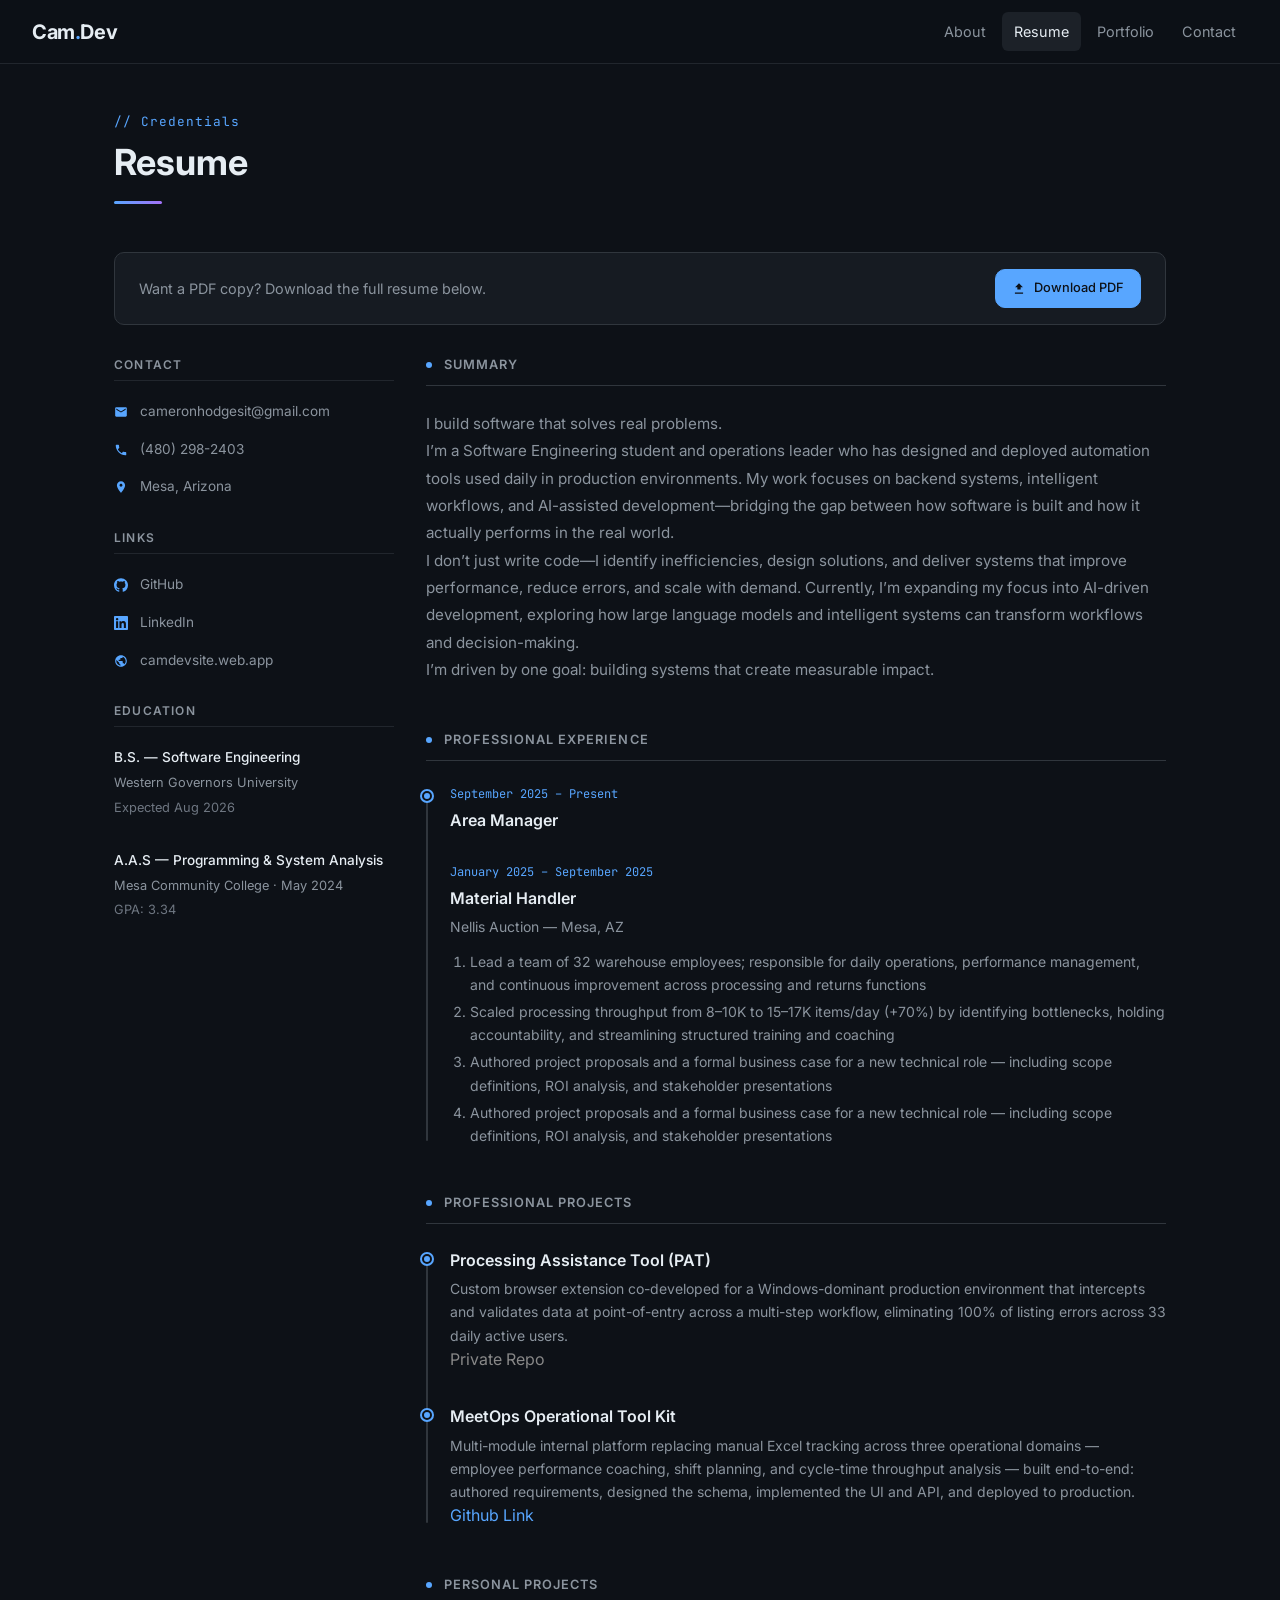
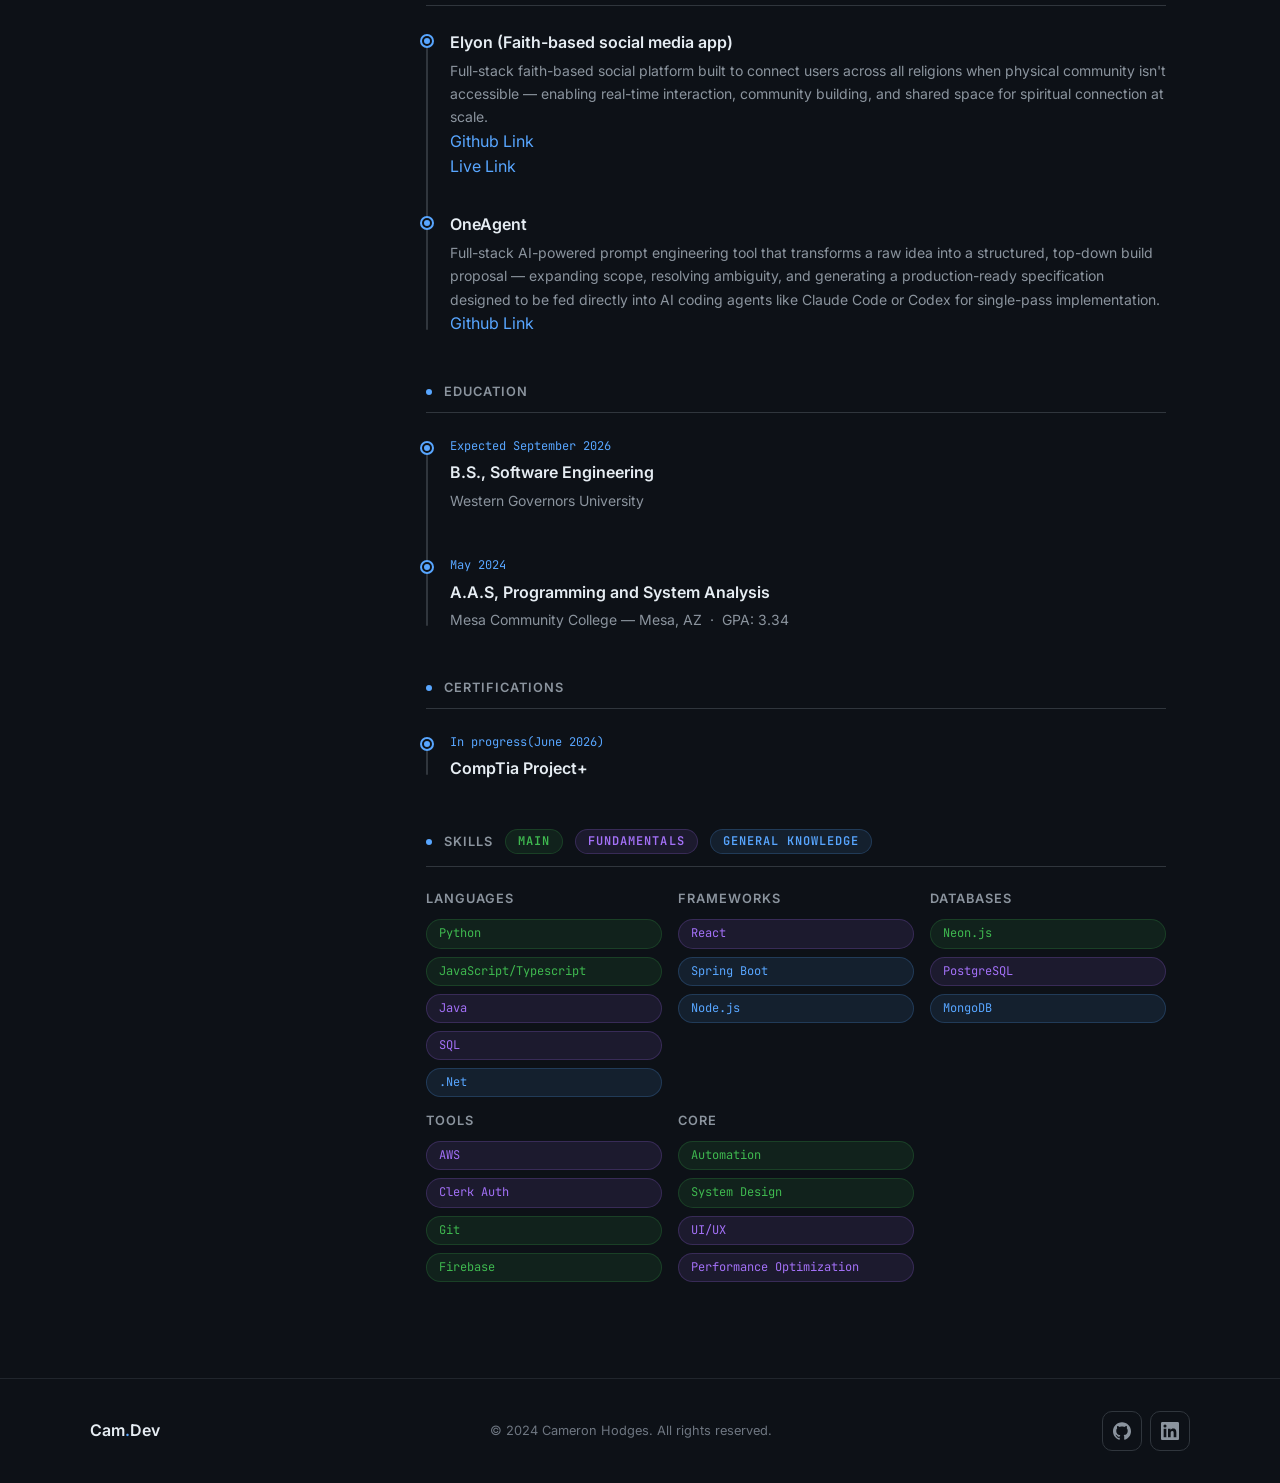
<file: public/resume.html>
<!DOCTYPE html>
<html lang="en">
<head>
  <meta charset="UTF-8">
  <meta name="viewport" content="width=device-width, initial-scale=1.0">
  <title>Resume | Cam.Dev</title>
  <meta name="description" content="Resume of Cameron Hodges — software engineer building automation tools with JavaScript, Python, Java, React, Node.js, and more.">
  <link href="./css/styles.css" rel="stylesheet">
</head>
<body>

  <!-- Navbar -->
  <header class="navbar" id="navbar">
    <a href="./index.html" class="nav-brand">Cam<span class="accent">.</span>Dev</a>
    <nav class="nav-links" aria-label="Primary navigation">
      <a href="./index.html" class="nav-link">About</a>
      <a href="./resume.html" class="nav-link">Resume</a>
      <a href="./portfolio.html" class="nav-link">Portfolio</a>
      <a href="./contact.html" class="nav-link">Contact</a>
    </nav>
    <button class="nav-toggle" id="navToggle" aria-label="Toggle navigation" aria-expanded="false">
      <span></span>
      <span></span>
      <span></span>
    </button>
  </header>

  <!-- Mobile Nav -->
  <nav class="nav-mobile" id="navMobile" aria-label="Mobile navigation">
    <a href="./index.html" class="nav-link">About</a>
    <a href="./resume.html" class="nav-link">Resume</a>
    <a href="./portfolio.html" class="nav-link">Portfolio</a>
    <a href="./contact.html" class="nav-link">Contact</a>
  </nav>

  <main>
    <section class="section" style="padding-top: calc(var(--nav-height) + var(--space-12));">
      <div class="container">

        <!-- Page Header -->
        <div class="reveal" style="margin-bottom: var(--space-8);">
          <span class="section-tag">// Credentials</span>
          <h1 class="section-title">Resume</h1>
          <div class="section-divider"></div>
        </div>

        <!-- Download Bar -->
        <div class="resume-download-bar reveal">
          <p>Want a PDF copy? Download the full resume below.</p>
          <a href="./images/Cameron_Hodges_Resume.pdf" download class="btn btn-primary btn-sm">
            <svg viewBox="0 0 24 24" width="14" height="14" fill="currentColor"><path d="M5 20h14v-2H5v2zm7-18L5.33 9h3.84v4h5.66V9h3.84L12 2z"/></svg>
            Download PDF
          </a>
        </div>

        <div class="resume-layout">

          <!-- Sidebar -->
          <aside class="resume-sidebar reveal">

            <!-- Contact Info -->
            <div class="sidebar-section">
              <h3>Contact</h3>
              <div class="contact-item">
                <svg viewBox="0 0 24 24"><path d="M20 4H4c-1.1 0-2 .9-2 2v12c0 1.1.9 2 2 2h16c1.1 0 2-.9 2-2V6c0-1.1-.9-2-2-2zm0 4-8 5-8-5V6l8 5 8-5v2z"/></svg>
                <a href="mailto:cameronhodgesit@gmail.com">cameronhodgesit@gmail.com</a>
              </div>
              <div class="contact-item">
                <svg viewBox="0 0 24 24"><path d="M6.62 10.79c1.44 2.83 3.76 5.14 6.59 6.59l2.2-2.2c.27-.27.67-.36 1.02-.24 1.12.37 2.33.57 3.57.57.55 0 1 .45 1 1V20c0 .55-.45 1-1 1-9.39 0-17-7.61-17-17 0-.55.45-1 1-1h3.5c.55 0 1 .45 1 1 0 1.25.2 2.45.57 3.57.11.35.03.74-.25 1.02l-2.2 2.2z"/></svg>
                <span>(480) 298-2403</span>
              </div>
              <div class="contact-item">
                <svg viewBox="0 0 24 24"><path d="M12 2C8.13 2 5 5.13 5 9c0 5.25 7 13 7 13s7-7.75 7-13c0-3.87-3.13-7-7-7zm0 9.5c-1.38 0-2.5-1.12-2.5-2.5s1.12-2.5 2.5-2.5 2.5 1.12 2.5 2.5-1.12 2.5-2.5 2.5z"/></svg>
                <span>Mesa, Arizona</span>
              </div>
            </div>

            <!-- Links -->
            <div class="sidebar-section">
              <h3>Links</h3>
              <div class="contact-item">
                <svg viewBox="0 0 24 24"><path d="M12 .297c-6.63 0-12 5.373-12 12 0 5.303 3.438 9.8 8.205 11.385.6.113.82-.258.82-.577 0-.285-.01-1.04-.015-2.04-3.338.724-4.042-1.61-4.042-1.61C4.422 18.07 3.633 17.7 3.633 17.7c-1.087-.744.084-.729.084-.729 1.205.084 1.838 1.236 1.838 1.236 1.07 1.835 2.809 1.305 3.495.998.108-.776.417-1.305.76-1.605-2.665-.3-5.466-1.332-5.466-5.93 0-1.31.465-2.38 1.235-3.22-.135-.303-.54-1.523.105-3.176 0 0 1.005-.322 3.3 1.23.96-.267 1.98-.399 3-.405 1.02.006 2.04.138 3 .405 2.28-1.552 3.285-1.23 3.285-1.23.645 1.653.24 2.873.12 3.176.765.84 1.23 1.91 1.23 3.22 0 4.61-2.805 5.625-5.475 5.92.42.36.81 1.096.81 2.22 0 1.606-.015 2.896-.015 3.286 0 .315.21.69.825.57C20.565 22.092 24 17.592 24 12.297c0-6.627-5.373-12-12-12"/></svg>
                <a href="https://github.com/CameronHodges98" target="_blank" rel="noopener noreferrer">GitHub</a>
              </div>
              <div class="contact-item">
                <svg viewBox="0 0 24 24"><path d="M20.447 20.452h-3.554v-5.569c0-1.328-.027-3.037-1.852-3.037-1.853 0-2.136 1.445-2.136 2.939v5.667H9.351V9h3.414v1.561h.046c.477-.9 1.637-1.85 3.37-1.85 3.601 0 4.267 2.37 4.267 5.455v6.286zM5.337 7.433a2.062 2.062 0 0 1-2.063-2.065 2.064 2.064 0 1 1 2.063 2.065zm1.782 13.019H3.555V9h3.564v11.452zM22.225 0H1.771C.792 0 0 .774 0 1.729v20.542C0 23.227.792 24 1.771 24h20.451C23.2 24 24 23.227 24 22.271V1.729C24 .774 23.2 0 22.222 0h.003z"/></svg>
                <a href="https://www.linkedin.com/in/cameron-hodges-it" target="_blank" rel="noopener noreferrer">LinkedIn</a>
              </div>
              <div class="contact-item">
                <svg viewBox="0 0 24 24" fill="currentColor"><path d="M12 2C6.48 2 2 6.48 2 12s4.48 10 10 10 10-4.48 10-10S17.52 2 12 2zm-1 17.93c-3.95-.49-7-3.85-7-7.93 0-.62.08-1.21.21-1.79L9 15v1c0 1.1.9 2 2 2v1.93zm6.9-2.54c-.26-.81-1-1.39-1.9-1.39h-1v-3c0-.55-.45-1-1-1H8v-2h2c.55 0 1-.45 1-1V7h2c1.1 0 2-.9 2-2v-.41c2.93 1.19 5 4.06 5 7.41 0 2.08-.8 3.97-2.1 5.39z"/></svg>
                <a href="https://camdevsite.web.app" target="_blank" rel="noopener noreferrer">camdevsite.web.app</a>
              </div>
            </div>

            <!-- Education quick ref -->
            <div class="sidebar-section">
              <h3>Education</h3>
              <div class="contact-item" style="flex-direction:column; align-items:flex-start; gap: 4px; margin-bottom: var(--space-4);">
                <span style="font-size:0.85rem; color: var(--color-text); font-weight:500;">B.S. — Software Engineering</span>
                <span style="font-size:0.8rem; color: var(--color-text-muted);">Western Governors University</span>
                <span style="font-size:0.8rem; color: var(--color-text-subtle);">Expected Aug 2026</span>
              </div>
              <div class="contact-item" style="flex-direction:column; align-items:flex-start; gap: 4px;">
                <span style="font-size:0.85rem; color: var(--color-text); font-weight:500;">A.A.S — Programming &amp; System Analysis</span>
                <span style="font-size:0.8rem; color: var(--color-text-muted);">Mesa Community College · May 2024</span>
                <span style="font-size:0.8rem; color: var(--color-text-subtle);">GPA: 3.34</span>
              </div>
            </div>

          </aside>

          <!-- Main Content -->
          <div class="resume-main reveal reveal-delay-1">

            <!-- Summary -->
            <div class="resume-section">
              <h2 class="resume-section-title">Summary</h2>
              <p style="line-height:1.8; font-size:0.95rem;">
                I build software that solves real problems.
                <br>
                I’m a Software Engineering student and operations leader who has designed and deployed automation tools used daily in 
                production environments. My work focuses on backend systems, intelligent workflows, and AI-assisted development—bridging the 
                gap between how software is built and how it actually performs in the real world.
                <br>
                I don’t just write code—I identify inefficiencies, design solutions, and deliver systems that improve performance, reduce 
                errors, and scale with demand. Currently, I’m expanding my focus into AI-driven development, exploring how large language 
                models and intelligent systems can transform workflows and decision-making.
                <br>
                I’m driven by one goal: building systems that create measurable impact.
              </p>
            </div>

            <!-- Experience -->
            <div class="resume-section">
              <h2 class="resume-section-title">Professional Experience</h2>
              <div class="timeline">
                <div class="timeline-item">
                  <div class="timeline-date">September 2025 – Present</div>
                  <div class="timeline-title">Area Manager</div>
                  <br>
                  <div class="timeline-date">January 2025 – September 2025</div>
                  <div class="timeline-title">Material Handler</div>
                  <div class="timeline-subtitle">Nellis Auction — Mesa, AZ</div>
                  <ol class="timeline-body" style="margin-top: var(--space-2); padding-left: 1.25rem; display:flex; flex-direction:column; gap: var(--space-1);">
                    <li>Lead a team of 32 warehouse employees; responsible for daily operations, performance management, and continuous improvement across processing and returns functions</li>
                    <li>Scaled processing throughput from 8–10K to 15–17K items/day (+70%) by identifying bottlenecks, holding accountability, and streamlining structured training and coaching</li>
                    <li>Authored project proposals and a formal business case for a new technical role — including scope definitions, ROI analysis, and stakeholder presentations</li>
                    <li>Authored project proposals and a formal business case for a new technical role — including scope definitions, ROI analysis, and stakeholder presentations</li>
                  </ul>
                </div>
              </div>
            </div>

            <!-- Professional Projects -->
            <div class="resume-section">
              <h2 class="resume-section-title">Professional Projects</h2>
              <div class="timeline">
                <div class="timeline-item">
                  <div class="timeline-title">Processing Assistance Tool (PAT)</div>
                  <p class="timeline-body">Custom browser extension co-developed for a Windows-dominant production environment that intercepts and validates data at point-of-entry across a multi-step workflow, eliminating 100% of listing errors across 33 daily active users.</p>
                  <a href='/resume.html' target="_self" class="disabled-link">Private Repo</a>
                </div>
                <div class="timeline-item">
                  <div class="timeline-title">MeetOps Operational Tool Kit</div>
                  <p class="timeline-body">Multi-module internal platform replacing manual Excel tracking across three operational domains — employee performance coaching, shift planning, and cycle-time throughput analysis — built end-to-end: authored requirements, designed the schema, implemented the UI and API, and deployed to production.</p>
                  <a href="https://github.com/CameronHodges98/MeetOPS" target="_blank">Github Link</a>
                </div>
              </div>
            </div>

            <!-- Personal Projects -->
            <div class="resume-section">
              <h2 class="resume-section-title">Personal Projects</h2>
              <div class="timeline">
                <div class="timeline-item">
                  <div class="timeline-title">Elyon (Faith-based social media app)</div>
                  <p class="timeline-body">Full-stack faith-based social platform built to connect users across all religions when physical community isn't accessible — enabling real-time interaction, community building, and shared space for spiritual connection at scale.</p>
                  <a href='https://github.com/CameronHodges98/Elyon' target="_blank">Github Link</a><br>
                  <a href="https://elyon-rho.vercel.app/" target="_blank">Live Link</a>
                </div>
                <div class="timeline-item">
                  <div class="timeline-title">OneAgent</div>
                  <p class="timeline-body">Full-stack AI-powered prompt engineering tool that transforms a raw idea into a structured, top-down build proposal — expanding scope, resolving ambiguity, and generating a production-ready specification designed to be fed directly into AI coding agents like Claude Code or Codex for single-pass implementation.</p>
                  <a href="https://github.com/CameronHodges98/OneAgent" target="_blank">Github Link</a>
                </div>
              </div>
            </div>

            <!-- Education -->
            <div class="resume-section">
              <h2 class="resume-section-title">Education</h2>
              <div class="timeline">
                <div class="timeline-item">
                  <div class="timeline-date">Expected September 2026</div>
                  <div class="timeline-title">B.S., Software Engineering</div>
                  <div class="timeline-subtitle">Western Governors University</div>
                </div>
                <div class="timeline-item">
                  <div class="timeline-date">May 2024</div>
                  <div class="timeline-title">A.A.S, Programming and System Analysis</div>
                  <div class="timeline-subtitle">Mesa Community College — Mesa, AZ &nbsp;·&nbsp; GPA: 3.34</div>
                </div>
              </div>
            </div>

            <!-- Certifications -->
            <div class="resume-section">
              <h2 class="resume-section-title">Certifications</h2>
              <div class="timeline">
                <div class="timeline-item">
                  <div class="timeline-date">In progress(June 2026)</div>
                  <div class="timeline-title">CompTia Project+</div>
                </div>
              </div>
            </div>

            <!-- Skills -->
            <div class="resume-section">
              <h2 class="resume-section-title">Skills <span class="tag green">Main</span><span class="tag purple">Fundamentals</span><span class="tag">General Knowledge</span></h2>
              <div class="skills-grid">
                <div class="skill-group">
                  <h4>Languages</h4>
                  <div class="tags" style="flex-direction:column;">
                    <span class="tag green">Python</span>
                    <span class="tag green">JavaScript/Typescript</span>
                    <span class="tag purple">Java</span>
                    <span class="tag purple">SQL</span>
                    <span class="tag">.Net</span>
                  </div>
                </div>
                <div class="skill-group">
                  <h4>Frameworks</h4>
                  <div class="tags" style="flex-direction:column;">
                    <span class="tag purple">React</span>
                    <span class="tag">Spring Boot</span>
                    <span class="tag">Node.js</span>
                  </div>
                </div>
                <div class="skill-group">
                  <h4>Databases</h4>
                  <div class="tags" style="flex-direction:column;">
                    <span class="tag green">Neon.js</span>
                    <span class="tag purple">PostgreSQL</span>
                    <span class="tag">MongoDB</span>
                  </div>
                </div>
                <div class="skill-group">
                  <h4>Tools</h4>
                  <div class="tags" style="flex-direction:column;">
                    <span class="tag purple">AWS</span>
                    <span class="tag purple">Clerk Auth</span>
                    <span class="tag green">Git</span>
                    <span class="tag green">Firebase</span>
                  </div>
                </div>
                <div class="skill-group">
                  <h4>Core</h4>
                  <div class="tags" style="flex-direction:column;">
                    <span class="tag green">Automation</span>
                    <span class="tag green">System Design</span>
                    <span class="tag purple">UI/UX</span>
                    <span class="tag purple">Performance Optimization</span>
                  </div>
                </div>
              </div>
            </div>

          </div><!-- /.resume-main -->
        </div><!-- /.resume-layout -->

      </div>
    </section>
  </main>

  <footer class="footer">
    <div class="footer-inner">
      <a href="./index.html" class="footer-brand">Cam<span class="accent">.</span>Dev</a>
      <p class="footer-copy">&copy; 2024 Cameron Hodges. All rights reserved.</p>
      <div class="footer-socials">
        <a href="https://github.com/CameronHodges98" target="_blank" rel="noopener noreferrer" class="social-link" aria-label="GitHub">
          <svg viewBox="0 0 24 24"><path d="M12 .297c-6.63 0-12 5.373-12 12 0 5.303 3.438 9.8 8.205 11.385.6.113.82-.258.82-.577 0-.285-.01-1.04-.015-2.04-3.338.724-4.042-1.61-4.042-1.61C4.422 18.07 3.633 17.7 3.633 17.7c-1.087-.744.084-.729.084-.729 1.205.084 1.838 1.236 1.838 1.236 1.07 1.835 2.809 1.305 3.495.998.108-.776.417-1.305.76-1.605-2.665-.3-5.466-1.332-5.466-5.93 0-1.31.465-2.38 1.235-3.22-.135-.303-.54-1.523.105-3.176 0 0 1.005-.322 3.3 1.23.96-.267 1.98-.399 3-.405 1.02.006 2.04.138 3 .405 2.28-1.552 3.285-1.23 3.285-1.23.645 1.653.24 2.873.12 3.176.765.84 1.23 1.91 1.23 3.22 0 4.61-2.805 5.625-5.475 5.92.42.36.81 1.096.81 2.22 0 1.606-.015 2.896-.015 3.286 0 .315.21.69.825.57C20.565 22.092 24 17.592 24 12.297c0-6.627-5.373-12-12-12"/></svg>
        </a>
        <a href="https://www.linkedin.com/in/cameron-hodges-it" target="_blank" rel="noopener noreferrer" class="social-link" aria-label="LinkedIn">
          <svg viewBox="0 0 24 24"><path d="M20.447 20.452h-3.554v-5.569c0-1.328-.027-3.037-1.852-3.037-1.853 0-2.136 1.445-2.136 2.939v5.667H9.351V9h3.414v1.561h.046c.477-.9 1.637-1.85 3.37-1.85 3.601 0 4.267 2.37 4.267 5.455v6.286zM5.337 7.433a2.062 2.062 0 0 1-2.063-2.065 2.064 2.064 0 1 1 2.063 2.065zm1.782 13.019H3.555V9h3.564v11.452zM22.225 0H1.771C.792 0 0 .774 0 1.729v20.542C0 23.227.792 24 1.771 24h20.451C23.2 24 24 23.227 24 22.271V1.729C24 .774 23.2 0 22.222 0h.003z"/></svg>
        </a>
      </div>
    </div>
  </footer>

  <script src="./js/main.js"></script>
</body>
</html>
</file>
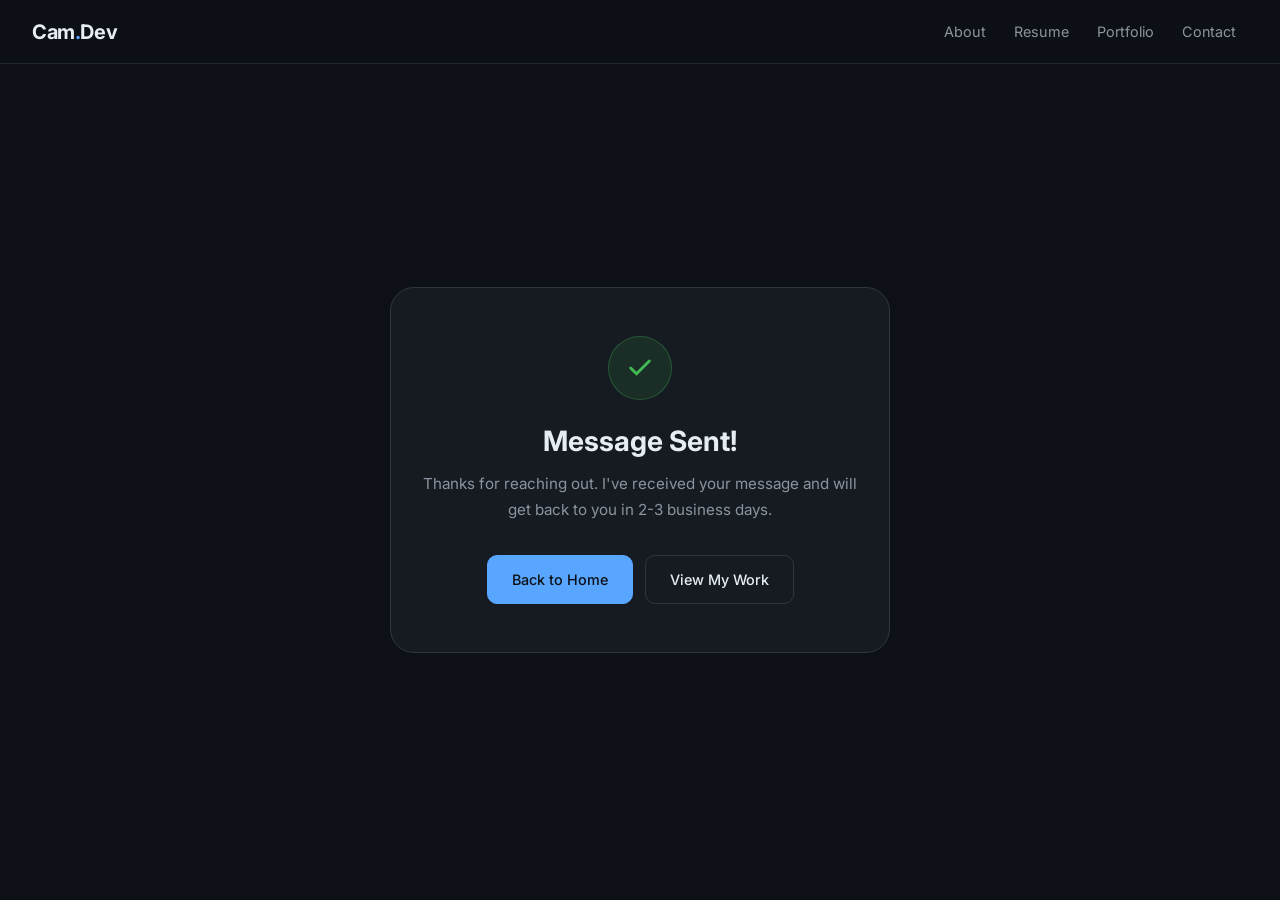
<file: public/thanks.html>
<!DOCTYPE html>
<html lang="en">
<head>
  <meta charset="UTF-8">
  <meta name="viewport" content="width=device-width, initial-scale=1.0">
  <title>Message Sent | Cam.Dev</title>
  <link href="./css/styles.css" rel="stylesheet">
</head>
<body>

  <!-- Navbar -->
  <header class="navbar" id="navbar">
    <a href="./index.html" class="nav-brand">Cam<span class="accent">.</span>Dev</a>
    <nav class="nav-links" aria-label="Primary navigation">
      <a href="./index.html" class="nav-link">About</a>
      <a href="./resume.html" class="nav-link">Resume</a>
      <a href="./portfolio.html" class="nav-link">Portfolio</a>
      <a href="./contact.html" class="nav-link">Contact</a>
    </nav>
    <button class="nav-toggle" id="navToggle" aria-label="Toggle navigation" aria-expanded="false">
      <span></span>
      <span></span>
      <span></span>
    </button>
  </header>

  <!-- Mobile Nav -->
  <nav class="nav-mobile" id="navMobile" aria-label="Mobile navigation">
    <a href="./index.html" class="nav-link">About</a>
    <a href="./resume.html" class="nav-link">Resume</a>
    <a href="./portfolio.html" class="nav-link">Portfolio</a>
    <a href="./contact.html" class="nav-link">Contact</a>
  </nav>

  <main class="thankyou-wrapper">
    <div class="thankyou-card reveal">
      <div class="thankyou-icon">
        <svg viewBox="0 0 24 24">
          <polyline points="20 6 9 17 4 12"></polyline>
        </svg>
      </div>
      <h1>Message Sent!</h1>
      <p>
        Thanks for reaching out. I've received your message and will
        get back to you in 2-3 business days.
      </p>
      <div style="display:flex; gap: var(--space-3); justify-content:center; flex-wrap:wrap;">
        <a href="./index.html" class="btn btn-primary">Back to Home</a>
        <a href="./portfolio.html" class="btn btn-outline">View My Work</a>
      </div>
    </div>
  </main>

  <script src="./js/main.js"></script>
</body>
</html>
</file>
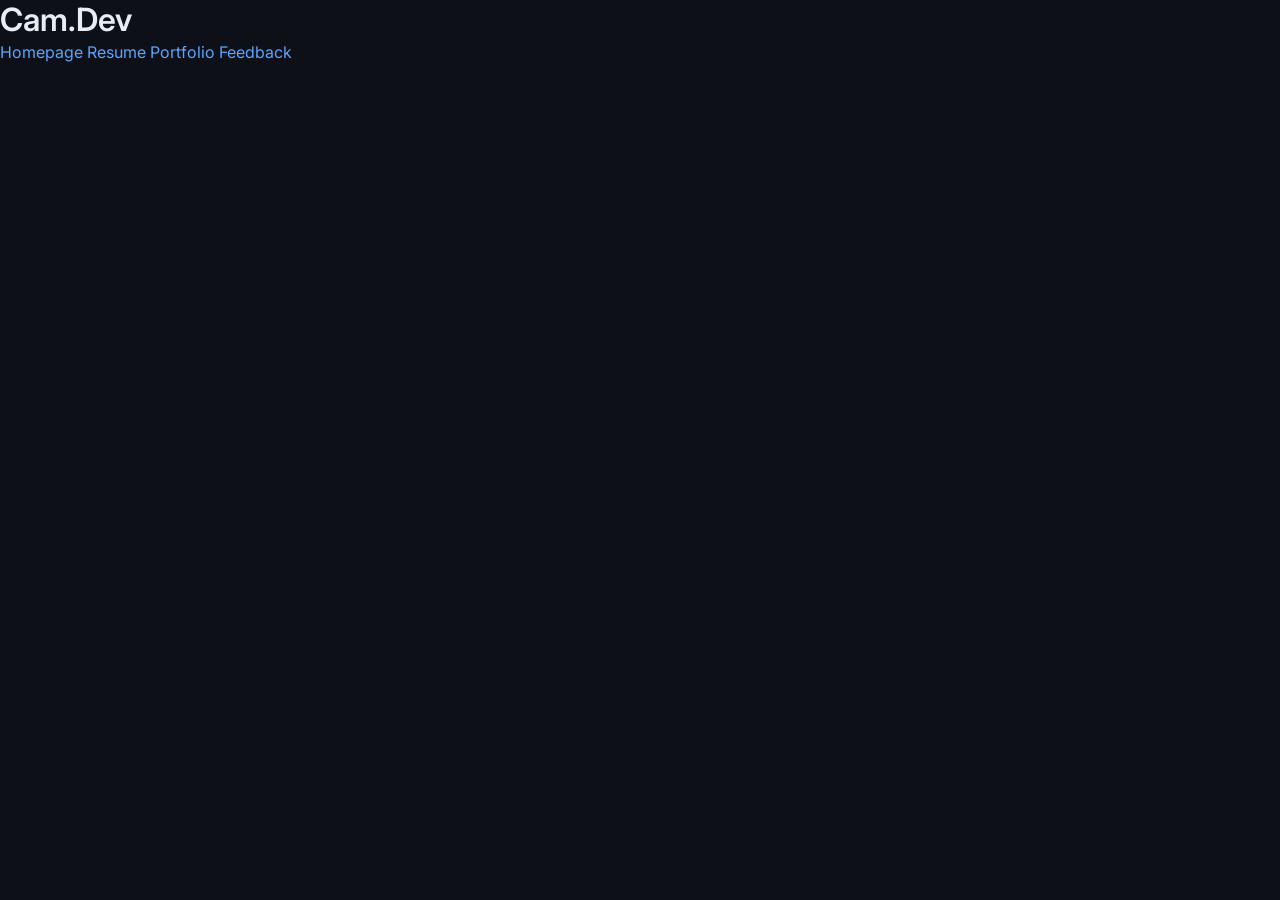
<file: public/Feedback/feedback.html>
<!DOCTYPE html>
<html>
<head>
    <meta charset="UTF-8">
    <meta name="viewport" content="width=device-width, initial-scale=1.0">
    <title>Feedback Page</title>
    <link href="../css/styles.css" rel="stylesheet">
    <script src="./functions.js" defer></script>
</head>
<body class="compFeedback">
    <header>
        <h1>Cam.Dev</h1>
        <div>
            <a href="../index.html">Homepage</a>
            <a href="../resume.html">Resume</a>
            <a href="../portfolio.html">Portfolio</a>
            <a href="../contact.html">Feedback</a>
        </div>
    </header>
    <section class="compFeed" id="feedback-container">
        <!-- Feedback will be dynamically inserted here -->
    </section>
</body>
</html>
</file>
<file: css/styles.css>
/* =============================================
   Cam.Dev — Professional Portfolio Stylesheet
   ============================================= */

/* Google Fonts */
@import url('https://fonts.googleapis.com/css2?family=Inter:wght@300;400;500;600;700&family=JetBrains+Mono:wght@400;500&display=swap');

/* =============================================
   CSS Custom Properties
   ============================================= */
:root {
  /* Colors */
  --color-bg:            #0d1117;
  --color-surface:       #161b22;
  --color-surface-2:     #1c2128;
  --color-border:        #30363d;
  --color-border-muted:  #21262d;
  --color-text:          #e6edf3;
  --color-text-muted:    #8b949e;
  --color-text-subtle:   #6e7681;
  --color-accent:        #58a6ff;
  --color-accent-hover:  #79b8ff;
  --color-green:         #3fb950;
  --color-green-hover:   #56d364;
  --color-purple:        #a371f7;

  /* Typography */
  --font-body: 'Inter', -apple-system, BlinkMacSystemFont, 'Segoe UI', sans-serif;
  --font-mono: 'JetBrains Mono', 'Fira Code', 'Courier New', monospace;

  /* Spacing */
  --space-1:  0.25rem;
  --space-2:  0.5rem;
  --space-3:  0.75rem;
  --space-4:  1rem;
  --space-6:  1.5rem;
  --space-8:  2rem;
  --space-12: 3rem;
  --space-16: 4rem;
  --space-20: 5rem;
  --space-24: 6rem;

  /* Layout */
  --max-width:  1100px;
  --nav-height: 64px;

  /* Transitions */
  --transition-fast: 150ms ease;
  --transition-base: 250ms ease;
  --transition-slow: 400ms ease;

  /* Shadows */
  --shadow-sm:     0 1px 3px rgba(0,0,0,0.4);
  --shadow-md:     0 4px 16px rgba(0,0,0,0.5);
  --shadow-lg:     0 8px 32px rgba(0,0,0,0.6);
  --shadow-accent: 0 0 24px rgba(88,166,255,0.15);

  /* Border Radius */
  --radius-sm:   6px;
  --radius-md:   10px;
  --radius-lg:   16px;
  --radius-xl:   24px;
  --radius-full: 9999px;
}

/* =============================================
   Reset & Base
   ============================================= */
*, *::before, *::after {
  box-sizing: border-box;
  margin: 0;
  padding: 0;
}

html {
  scroll-behavior: smooth;
  font-size: 16px;
}

body {
  background-color: var(--color-bg);
  color: var(--color-text);
  font-family: var(--font-body);
  line-height: 1.6;
  -webkit-font-smoothing: antialiased;
  -moz-osx-font-smoothing: grayscale;
  overflow-x: hidden;
}

img {
  max-width: 100%;
  display: block;
}

ul {
  list-style: none;
}

/* =============================================
   Typography
   ============================================= */
h1, h2, h3, h4, h5 {
  font-weight: 600;
  line-height: 1.25;
  color: var(--color-text);
}

p {
  color: var(--color-text-muted);
  line-height: 1.75;
}

a {
  color: var(--color-accent);
  text-decoration: none;
  transition: color var(--transition-fast);
}

a:hover {
  color: var(--color-accent-hover);
}

/* =============================================
   Layout Helpers
   ============================================= */
.container {
  max-width: var(--max-width);
  margin: 0 auto;
  padding: 0 var(--space-6);
}

.section {
  padding: var(--space-24) 0;
}

.section-tag {
  font-family: var(--font-mono);
  font-size: 0.8rem;
  color: var(--color-accent);
  letter-spacing: 0.08em;
  display: block;
  margin-bottom: var(--space-2);
}

.section-title {
  font-size: clamp(1.75rem, 4vw, 2.25rem);
  font-weight: 700;
  margin-bottom: var(--space-4);
  color: var(--color-text);
}

.section-title .accent {
  color: var(--color-accent);
}

.section-divider {
  width: 48px;
  height: 3px;
  background: linear-gradient(90deg, var(--color-accent), var(--color-purple));
  border-radius: var(--radius-full);
  margin-bottom: var(--space-12);
}

/* =============================================
   Buttons
   ============================================= */
.btn {
  display: inline-flex;
  align-items: center;
  gap: var(--space-2);
  padding: var(--space-3) var(--space-6);
  border-radius: var(--radius-md);
  font-family: var(--font-body);
  font-size: 0.9rem;
  font-weight: 500;
  cursor: pointer;
  transition: all var(--transition-base);
  border: 1px solid transparent;
  text-decoration: none;
}

.btn-primary {
  background: var(--color-accent);
  color: var(--color-bg);
  border-color: var(--color-accent);
}

.btn-primary:hover {
  background: var(--color-accent-hover);
  border-color: var(--color-accent-hover);
  color: var(--color-bg);
  transform: translateY(-2px);
  box-shadow: var(--shadow-accent);
}

.btn-outline {
  background: transparent;
  color: var(--color-text);
  border-color: var(--color-border);
}

.btn-outline:hover {
  border-color: var(--color-accent);
  color: var(--color-accent);
  transform: translateY(-2px);
}

.btn-sm {
  padding: var(--space-2) var(--space-4);
  font-size: 0.8rem;
}

/* =============================================
   Navbar
   ============================================= */
.navbar {
  position: fixed;
  top: 0;
  left: 0;
  right: 0;
  z-index: 100;
  height: var(--nav-height);
  display: flex;
  align-items: center;
  justify-content: space-between;
  padding: 0 var(--space-8);
  background: rgba(13, 17, 23, 0.8);
  backdrop-filter: blur(12px);
  -webkit-backdrop-filter: blur(12px);
  border-bottom: 1px solid var(--color-border-muted);
  transition: background var(--transition-base), border-color var(--transition-base);
}

.navbar.scrolled {
  background: rgba(13, 17, 23, 0.95);
  border-bottom-color: var(--color-border);
}

.nav-brand {
  font-size: 1.25rem;
  font-weight: 700;
  color: var(--color-text);
  letter-spacing: -0.02em;
  text-decoration: none;
  transition: color var(--transition-fast);
}

.nav-brand:hover {
  color: var(--color-accent);
}

.nav-brand .accent {
  color: var(--color-accent);
}

.nav-links {
  display: flex;
  align-items: center;
  gap: var(--space-1);
}

.nav-link {
  padding: var(--space-2) var(--space-3);
  border-radius: var(--radius-sm);
  font-size: 0.9rem;
  font-weight: 400;
  color: var(--color-text-muted);
  text-decoration: none;
  transition: all var(--transition-fast);
}

.nav-link:hover,
.nav-link.active {
  color: var(--color-text);
  background: var(--color-surface-2);
}

.nav-toggle {
  display: none;
  flex-direction: column;
  justify-content: center;
  align-items: center;
  gap: 5px;
  width: 36px;
  height: 36px;
  background: transparent;
  border: 1px solid var(--color-border);
  border-radius: var(--radius-sm);
  cursor: pointer;
  padding: 0;
  transition: border-color var(--transition-fast);
}

.nav-toggle:hover {
  border-color: var(--color-accent);
}

.nav-toggle span {
  display: block;
  width: 18px;
  height: 1.5px;
  background: var(--color-text-muted);
  border-radius: var(--radius-full);
  transition: all var(--transition-base);
}

.nav-toggle.open span:nth-child(1) {
  transform: translateY(6.5px) rotate(45deg);
}
.nav-toggle.open span:nth-child(2) {
  opacity: 0;
  transform: scaleX(0);
}
.nav-toggle.open span:nth-child(3) {
  transform: translateY(-6.5px) rotate(-45deg);
}

.nav-mobile {
  display: none;
  position: fixed;
  top: var(--nav-height);
  left: 0;
  right: 0;
  background: var(--color-surface);
  border-bottom: 1px solid var(--color-border);
  padding: var(--space-4) var(--space-6);
  flex-direction: column;
  gap: var(--space-1);
  z-index: 99;
}

.nav-mobile.open {
  display: flex;
}

.nav-mobile .nav-link {
  padding: var(--space-3) var(--space-4);
  font-size: 1rem;
}

/* =============================================
   Hero Section
   ============================================= */
.hero {
  min-height: 100vh;
  display: flex;
  align-items: center;
  padding-top: var(--nav-height);
  position: relative;
  overflow: hidden;
}

.hero::before {
  content: '';
  position: absolute;
  top: -40%;
  right: -20%;
  width: 600px;
  height: 600px;
  background: radial-gradient(ellipse, rgba(88,166,255,0.06) 0%, transparent 70%);
  pointer-events: none;
}

.hero-inner {
  max-width: var(--max-width);
  margin: 0 auto;
  padding: 0 var(--space-6);
  display: grid;
  grid-template-columns: 1fr 1fr;
  gap: var(--space-12);
  align-items: center;
  width: 100%;
}

.hero-greeting {
  font-family: var(--font-mono);
  font-size: 0.9rem;
  color: var(--color-accent);
  margin-bottom: var(--space-3);
  display: block;
}

.hero-name {
  font-size: clamp(2.5rem, 6vw, 4rem);
  font-weight: 700;
  line-height: 1.1;
  letter-spacing: -0.03em;
  color: var(--color-text);
  margin-bottom: var(--space-2);
}

.hero-title {
  font-size: clamp(1.1rem, 2.5vw, 1.4rem);
  font-weight: 400;
  color: var(--color-text-muted);
  margin-bottom: var(--space-6);
}

.hero-title .highlight {
  color: var(--color-green);
  font-weight: 500;
}

.hero-description {
  font-size: 1rem;
  color: var(--color-text-muted);
  line-height: 1.75;
  max-width: 480px;
  margin-bottom: var(--space-8);
}

.hero-actions {
  display: flex;
  gap: var(--space-3);
  flex-wrap: wrap;
  margin-bottom: var(--space-8);
}

.hero-socials {
  display: flex;
  gap: var(--space-3);
}

.social-link {
  display: flex;
  align-items: center;
  justify-content: center;
  width: 40px;
  height: 40px;
  border-radius: var(--radius-md);
  border: 1px solid var(--color-border);
  color: var(--color-text-muted);
  text-decoration: none;
  transition: all var(--transition-base);
}

.social-link:hover {
  color: var(--color-accent);
  border-color: var(--color-accent);
  background: rgba(88,166,255,0.08);
  transform: translateY(-2px);
}

.social-link svg {
  width: 18px;
  height: 18px;
  fill: currentColor;
}

/* Hero Image */
.hero-image-wrapper {
  position: relative;
  display: flex;
  justify-content: center;
}

.hero-image-frame {
  position: relative;
  width: 320px;
  height: 320px;
}

.hero-image-frame::before {
  content: '';
  position: absolute;
  inset: -3px;
  border-radius: var(--radius-lg);
  background: linear-gradient(135deg, var(--color-accent), var(--color-purple));
  z-index: 0;
}

.hero-image-frame::after {
  content: '';
  position: absolute;
  inset: 0;
  border-radius: var(--radius-lg);
  background: linear-gradient(135deg, rgba(88,166,255,0.2), rgba(163,113,247,0.2));
  z-index: 2;
  pointer-events: none;
}

.hero-image-frame img {
  position: relative;
  z-index: 1;
  width: 100%;
  height: 100%;
  object-fit: cover;
  border-radius: var(--radius-lg);
}

.hero-image-dots {
  position: absolute;
  bottom: -20px;
  right: -20px;
  width: 80px;
  height: 80px;
  background-image: radial-gradient(var(--color-border) 1px, transparent 1px);
  background-size: 12px 12px;
  opacity: 0.5;
  z-index: 0;
}

/* =============================================
   About Sections (index.html)
   ============================================= */
.about-grid {
  display: grid;
  grid-template-columns: 1fr 1fr;
  gap: var(--space-12);
  align-items: center;
}

.about-grid.reverse {
  direction: rtl;
}

.about-grid.reverse > * {
  direction: ltr;
}

.about-text .label {
  font-family: var(--font-mono);
  font-size: 0.78rem;
  color: var(--color-accent);
  letter-spacing: 0.1em;
  text-transform: uppercase;
  display: block;
  margin-bottom: var(--space-3);
}

.about-text h2 {
  font-size: clamp(1.4rem, 3vw, 1.8rem);
  font-weight: 600;
  margin-bottom: var(--space-4);
  color: var(--color-text);
}

.about-text p {
  color: var(--color-text-muted);
  line-height: 1.8;
  font-size: 0.97rem;
}

.about-text .btn {
  margin-top: var(--space-6);
}

.about-image-wrap {
  position: relative;
  border-radius: var(--radius-lg);
  overflow: hidden;
  background: var(--color-surface);
}

.about-image-wrap img {
  width: 100%;
  height: 380px;
  object-fit: cover;
  border-radius: var(--radius-lg);
  filter: grayscale(10%);
  transition: filter var(--transition-slow), transform var(--transition-slow);
}

.about-image-wrap:hover img {
  filter: grayscale(0%);
  transform: scale(1.02);
}

/* =============================================
   Card Component
   ============================================= */
.card {
  background: var(--color-surface);
  border: 1px solid var(--color-border);
  border-radius: var(--radius-lg);
  padding: var(--space-6);
  transition: border-color var(--transition-base), box-shadow var(--transition-base), transform var(--transition-base);
}

.card:hover {
  border-color: var(--color-accent);
  box-shadow: var(--shadow-accent);
  transform: translateY(-3px);
}

/* =============================================
   Tech Tags / Skill Chips
   ============================================= */
.tags {
  display: flex;
  flex-wrap: wrap;
  gap: var(--space-2);
}

.tag {
  font-family: var(--font-mono);
  font-size: 0.75rem;
  padding: var(--space-1) var(--space-3);
  border-radius: var(--radius-full);
  background: rgba(88,166,255,0.1);
  color: var(--color-accent);
  border: 1px solid rgba(88,166,255,0.2);
  white-space: nowrap;
  transition: all var(--transition-fast);
}

.tag:hover {
  background: rgba(88,166,255,0.2);
  border-color: var(--color-accent);
}

.tag.green {
  background: rgba(63,185,80,0.1);
  color: var(--color-green);
  border-color: rgba(63,185,80,0.2);
}

.tag.purple {
  background: rgba(163,113,247,0.1);
  color: var(--color-purple);
  border-color: rgba(163,113,247,0.2);
}

/* =============================================
   Portfolio Page
   ============================================= */
.projects-grid {
  display: grid;
  grid-template-columns: repeat(auto-fill, minmax(320px, 1fr));
  gap: var(--space-6);
}

.project-card {
  background: var(--color-surface);
  border: 1px solid var(--color-border);
  border-radius: var(--radius-lg);
  overflow: hidden;
  transition: all var(--transition-base);
  display: flex;
  flex-direction: column;
}

.project-card:hover {
  border-color: var(--color-accent);
  box-shadow: var(--shadow-accent);
  transform: translateY(-4px);
}

.project-thumbnail {
  position: relative;
  height: 200px;
  overflow: hidden;
  background: var(--color-surface-2);
}

.project-thumbnail img {
  width: 100%;
  height: 100%;
  object-fit: cover;
  transition: transform var(--transition-slow);
}

.project-card:hover .project-thumbnail img {
  transform: scale(1.05);
}

.project-thumbnail-overlay {
  position: absolute;
  inset: 0;
  background: rgba(13,17,23,0.7);
  display: flex;
  align-items: center;
  justify-content: center;
  opacity: 0;
  transition: opacity var(--transition-base);
}

.project-card:hover .project-thumbnail-overlay {
  opacity: 1;
}

.project-body {
  padding: var(--space-6);
  flex: 1;
  display: flex;
  flex-direction: column;
  gap: var(--space-3);
}

.project-title {
  font-size: 1.1rem;
  font-weight: 600;
  color: var(--color-text);
}

.project-description {
  font-size: 0.9rem;
  color: var(--color-text-muted);
  line-height: 1.65;
  flex: 1;
}

.project-footer {
  display: flex;
  align-items: center;
  justify-content: space-between;
  padding-top: var(--space-4);
  border-top: 1px solid var(--color-border-muted);
  margin-top: auto;
}

/* =============================================
   Resume Page
   ============================================= */
.resume-layout {
  display: grid;
  grid-template-columns: 280px 1fr;
  gap: var(--space-8);
  align-items: start;
}

.resume-sidebar {
  position: sticky;
  top: calc(var(--nav-height) + var(--space-6));
}

.resume-sidebar .profile-img {
  width: 100%;
  aspect-ratio: 1;
  object-fit: cover;
  border-radius: var(--radius-lg);
  margin-bottom: var(--space-6);
  border: 1px solid var(--color-border);
}

.sidebar-section {
  margin-bottom: var(--space-6);
}

.sidebar-section h3 {
  font-size: 0.75rem;
  font-weight: 600;
  letter-spacing: 0.1em;
  text-transform: uppercase;
  color: var(--color-text-muted);
  margin-bottom: var(--space-3);
  padding-bottom: var(--space-2);
  border-bottom: 1px solid var(--color-border-muted);
}

.contact-item {
  display: flex;
  align-items: center;
  gap: var(--space-3);
  padding: var(--space-2) 0;
  color: var(--color-text-muted);
  font-size: 0.85rem;
}

.contact-item svg {
  width: 14px;
  height: 14px;
  fill: var(--color-accent);
  flex-shrink: 0;
}

.contact-item a {
  color: var(--color-text-muted);
  font-size: 0.85rem;
  word-break: break-all;
}

.contact-item a:hover {
  color: var(--color-accent);
}

/* Timeline */
.timeline {
  position: relative;
  padding-left: var(--space-6);
}

.timeline::before {
  content: '';
  position: absolute;
  left: 0;
  top: 6px;
  bottom: 6px;
  width: 2px;
  background: var(--color-border);
  border-radius: var(--radius-full);
}

.timeline-item {
  position: relative;
  padding-bottom: var(--space-8);
}

.timeline-item:last-child {
  padding-bottom: 0;
}

.timeline-item::before {
  content: '';
  position: absolute;
  left: calc(-1 * var(--space-6) - 4px);
  top: 6px;
  width: 10px;
  height: 10px;
  border-radius: 50%;
  background: var(--color-accent);
  border: 2px solid var(--color-bg);
  box-shadow: 0 0 0 2px var(--color-accent);
}

.timeline-date {
  font-family: var(--font-mono);
  font-size: 0.75rem;
  color: var(--color-accent);
  margin-bottom: var(--space-1);
}

.timeline-title {
  font-size: 1rem;
  font-weight: 600;
  color: var(--color-text);
  margin-bottom: var(--space-1);
}

.timeline-subtitle {
  font-size: 0.875rem;
  color: var(--color-text-muted);
  margin-bottom: var(--space-3);
}

.timeline-body {
  font-size: 0.875rem;
  color: var(--color-text-muted);
  line-height: 1.65;
}

/* Resume Section Headers */
.resume-section {
  margin-bottom: var(--space-12);
}

.resume-section:last-child {
  margin-bottom: 0;
}

.resume-section-title {
  font-size: 1rem;
  font-weight: 600;
  color: var(--color-text);
  text-transform: uppercase;
  letter-spacing: 0.08em;
  font-size: 0.8rem;
  color: var(--color-text-muted);
  margin-bottom: var(--space-6);
  padding-bottom: var(--space-3);
  border-bottom: 1px solid var(--color-border);
  display: flex;
  align-items: center;
  gap: var(--space-3);
}

.resume-section-title::before {
  content: '';
  display: inline-block;
  width: 6px;
  height: 6px;
  border-radius: 50%;
  background: var(--color-accent);
}

.resume-download-bar {
  display: flex;
  align-items: center;
  justify-content: space-between;
  background: var(--color-surface);
  border: 1px solid var(--color-border);
  border-radius: var(--radius-md);
  padding: var(--space-4) var(--space-6);
  margin-bottom: var(--space-8);
}

.resume-download-bar p {
  font-size: 0.9rem;
  color: var(--color-text-muted);
}

/* Skills Grid */
.skills-grid {
  display: grid;
  grid-template-columns: repeat(3, 1fr);
  gap: var(--space-4);
}

.skill-group h4 {
  font-size: 0.8rem;
  font-weight: 600;
  text-transform: uppercase;
  letter-spacing: 0.08em;
  color: var(--color-text-muted);
  margin-bottom: var(--space-3);
}

.skill-group .tags {
  flex-direction: column;
}

/* =============================================
   Contact Page
   ============================================= */
.contact-layout {
  display: grid;
  grid-template-columns: 1fr 1.4fr;
  gap: var(--space-12);
  align-items: start;
}

.contact-info-section h2 {
  font-size: 1.75rem;
  font-weight: 700;
  margin-bottom: var(--space-4);
}

.contact-info-section p {
  font-size: 0.95rem;
  line-height: 1.75;
  margin-bottom: var(--space-8);
}

.contact-details {
  display: flex;
  flex-direction: column;
  gap: var(--space-4);
  margin-bottom: var(--space-8);
}

.contact-detail-item {
  display: flex;
  align-items: flex-start;
  gap: var(--space-4);
  padding: var(--space-4);
  background: var(--color-surface);
  border: 1px solid var(--color-border-muted);
  border-radius: var(--radius-md);
  transition: border-color var(--transition-fast);
}

.contact-detail-item:hover {
  border-color: var(--color-border);
}

.contact-detail-icon {
  width: 36px;
  height: 36px;
  border-radius: var(--radius-sm);
  background: rgba(88,166,255,0.1);
  display: flex;
  align-items: center;
  justify-content: center;
  flex-shrink: 0;
}

.contact-detail-icon svg {
  width: 16px;
  height: 16px;
  fill: var(--color-accent);
}

.contact-detail-label {
  font-size: 0.75rem;
  font-weight: 600;
  text-transform: uppercase;
  letter-spacing: 0.08em;
  color: var(--color-text-muted);
  display: block;
  margin-bottom: var(--space-1);
}

.contact-detail-value {
  font-size: 0.9rem;
  color: var(--color-text);
}

.contact-detail-value a {
  color: var(--color-text);
}

.contact-detail-value a:hover {
  color: var(--color-accent);
}

/* Contact Form */
.contact-form-card {
  background: var(--color-surface);
  border: 1px solid var(--color-border);
  border-radius: var(--radius-lg);
  padding: var(--space-8);
}

.contact-form-card h3 {
  font-size: 1.2rem;
  font-weight: 600;
  margin-bottom: var(--space-2);
}

.contact-form-card .subtitle {
  font-size: 0.875rem;
  color: var(--color-text-muted);
  margin-bottom: var(--space-6);
}

.form-group {
  margin-bottom: var(--space-5);
}

.form-label {
  display: block;
  font-size: 0.8rem;
  font-weight: 500;
  color: var(--color-text-muted);
  margin-bottom: var(--space-2);
  letter-spacing: 0.02em;
}

.form-input,
.form-textarea {
  width: 100%;
  background: var(--color-bg);
  border: 1px solid var(--color-border);
  border-radius: var(--radius-md);
  padding: var(--space-3) var(--space-4);
  color: var(--color-text);
  font-family: var(--font-body);
  font-size: 0.9rem;
  transition: border-color var(--transition-fast), box-shadow var(--transition-fast);
  outline: none;
  -webkit-appearance: none;
}

.form-input::placeholder,
.form-textarea::placeholder {
  color: var(--color-text-subtle);
}

.form-input:focus,
.form-textarea:focus {
  border-color: var(--color-accent);
  box-shadow: 0 0 0 3px rgba(88,166,255,0.12);
}

.form-textarea {
  resize: vertical;
  min-height: 130px;
  line-height: 1.6;
}

/* =============================================
   Thank You Page
   ============================================= */
.thankyou-wrapper {
  min-height: 100vh;
  display: flex;
  align-items: center;
  justify-content: center;
  padding: var(--space-6);
  padding-top: var(--nav-height);
}

.thankyou-card {
  max-width: 500px;
  width: 100%;
  text-align: center;
  background: var(--color-surface);
  border: 1px solid var(--color-border);
  border-radius: var(--radius-xl);
  padding: var(--space-12) var(--space-8);
}

.thankyou-icon {
  width: 64px;
  height: 64px;
  border-radius: 50%;
  background: rgba(63,185,80,0.12);
  border: 1px solid rgba(63,185,80,0.3);
  display: flex;
  align-items: center;
  justify-content: center;
  margin: 0 auto var(--space-6);
}

.thankyou-icon svg {
  width: 28px;
  height: 28px;
  stroke: var(--color-green);
  fill: none;
  stroke-width: 2.5;
  stroke-linecap: round;
  stroke-linejoin: round;
}

.thankyou-card h1 {
  font-size: 1.75rem;
  font-weight: 700;
  margin-bottom: var(--space-3);
}

.thankyou-card p {
  font-size: 0.95rem;
  color: var(--color-text-muted);
  margin-bottom: var(--space-8);
  line-height: 1.7;
}

/* =============================================
   Footer
   ============================================= */
.footer {
  border-top: 1px solid var(--color-border-muted);
  padding: var(--space-8) var(--space-6);
  text-align: center;
}

.footer-inner {
  max-width: var(--max-width);
  margin: 0 auto;
  display: flex;
  align-items: center;
  justify-content: space-between;
  gap: var(--space-4);
  flex-wrap: wrap;
}

.footer-brand {
  font-size: 1rem;
  font-weight: 600;
  color: var(--color-text);
  text-decoration: none;
}

.footer-brand .accent {
  color: var(--color-accent);
}

.footer-copy {
  font-size: 0.8rem;
  color: var(--color-text-subtle);
}

.footer-socials {
  display: flex;
  gap: var(--space-2);
}

/* =============================================
   Scroll Reveal Animation
   ============================================= */
.reveal {
  opacity: 0;
  transform: translateY(24px);
  transition: opacity var(--transition-slow), transform var(--transition-slow);
}

.reveal.visible {
  opacity: 1;
  transform: translateY(0);
}

.reveal-delay-1 { transition-delay: 100ms; }
.reveal-delay-2 { transition-delay: 200ms; }
.reveal-delay-3 { transition-delay: 300ms; }
.reveal-delay-4 { transition-delay: 400ms; }

/* =============================================
   Motivation Quote App (quote.html)
   ============================================= */
.quote-page-body {
  background: var(--color-bg);
  min-height: 100vh;
  padding-top: var(--nav-height);
}

.quote-hero {
  text-align: center;
  padding: var(--space-12) var(--space-6) var(--space-8);
}

.quote-hero h1 {
  font-size: clamp(1.5rem, 4vw, 2.25rem);
  font-weight: 700;
  margin-bottom: var(--space-3);
}

.quote-hero p {
  color: var(--color-text-muted);
  font-size: 1rem;
}

.quote-box {
  max-width: 600px;
  margin: 0 auto;
  padding: 0 var(--space-6) var(--space-12);
  display: flex;
  flex-direction: column;
  align-items: center;
  gap: var(--space-6);
}

.quote-display {
  width: 100%;
  min-height: 180px;
  background: var(--color-surface);
  border: 1px solid var(--color-border);
  border-radius: var(--radius-lg);
  padding: var(--space-8);
  display: flex;
  align-items: center;
  justify-content: center;
  text-align: center;
  font-size: 1.05rem;
  line-height: 1.7;
  color: var(--color-text-muted);
  font-style: italic;
  transition: all var(--transition-base);
}

.quote-display.has-quote {
  color: var(--color-text);
  border-color: var(--color-accent);
  box-shadow: var(--shadow-accent);
}

.quote-controls {
  display: flex;
  gap: var(--space-3);
}

/* =============================================
   Responsive — Tablet
   ============================================= */
@media (max-width: 1024px) {
  .resume-layout {
    grid-template-columns: 1fr;
  }

  .resume-sidebar {
    position: static;
    display: grid;
    grid-template-columns: 1fr 1fr;
    gap: var(--space-6);
    align-items: start;
  }

  .resume-sidebar .profile-img {
    display: none;
  }

  .skills-grid {
    grid-template-columns: repeat(2, 1fr);
  }

  .contact-layout {
    grid-template-columns: 1fr;
  }
}

@media (max-width: 768px) {
  .navbar {
    padding: 0 var(--space-4);
  }

  .nav-links {
    display: none;
  }

  .nav-toggle {
    display: flex;
  }

  .hero-inner {
    grid-template-columns: 1fr;
    text-align: center;
    padding-top: var(--space-8);
    gap: var(--space-8);
  }

  .hero-image-wrapper {
    order: -1;
  }

  .hero-image-frame {
    width: 220px;
    height: 220px;
  }

  .hero-actions {
    justify-content: center;
  }

  .hero-socials {
    justify-content: center;
  }

  .hero-description {
    margin-left: auto;
    margin-right: auto;
  }

  .about-grid,
  .about-grid.reverse {
    grid-template-columns: 1fr;
    direction: ltr;
  }

  .skills-grid {
    grid-template-columns: 1fr;
  }

  .resume-sidebar {
    grid-template-columns: 1fr;
  }

  .projects-grid {
    grid-template-columns: 1fr;
  }

  .footer-inner {
    flex-direction: column;
    text-align: center;
  }
}

@media (max-width: 480px) {
  .section {
    padding: var(--space-16) 0;
  }

  .hero {
    min-height: auto;
    padding-top: calc(var(--nav-height) + var(--space-8));
    padding-bottom: var(--space-16);
  }

  .contact-form-card {
    padding: var(--space-6) var(--space-4);
  }
}
</file>
<file: public/css/styles.css>
/* =============================================
   Cam.Dev — Professional Portfolio Stylesheet
   ============================================= */

/* Google Fonts */
@import url("https://fonts.googleapis.com/css2?family=Inter:wght@300;400;500;600;700&family=JetBrains+Mono:wght@400;500&display=swap");

/* =============================================
   CSS Custom Properties
   ============================================= */
:root {
    /* Colors */
    --color-bg: #0d1117;
    --color-surface: #161b22;
    --color-surface-2: #1c2128;
    --color-border: #30363d;
    --color-border-muted: #21262d;
    --color-text: #e6edf3;
    --color-text-muted: #8b949e;
    --color-text-subtle: #6e7681;
    --color-accent: #58a6ff;
    --color-accent-hover: #79b8ff;
    --color-green: #3fb950;
    --color-green-hover: #56d364;
    --color-purple: #a371f7;

    /* Typography */
    --font-body:
        "Inter", -apple-system, BlinkMacSystemFont, "Segoe UI", sans-serif;
    --font-mono: "JetBrains Mono", "Fira Code", "Courier New", monospace;

    /* Spacing */
    --space-1: 0.25rem;
    --space-2: 0.5rem;
    --space-3: 0.75rem;
    --space-4: 1rem;
    --space-6: 1.5rem;
    --space-8: 2rem;
    --space-12: 3rem;
    --space-16: 4rem;
    --space-20: 5rem;
    --space-24: 6rem;

    /* Layout */
    --max-width: 1100px;
    --nav-height: 64px;

    /* Transitions */
    --transition-fast: 150ms ease;
    --transition-base: 250ms ease;
    --transition-slow: 400ms ease;

    /* Shadows */
    --shadow-sm: 0 1px 3px rgba(0, 0, 0, 0.4);
    --shadow-md: 0 4px 16px rgba(0, 0, 0, 0.5);
    --shadow-lg: 0 8px 32px rgba(0, 0, 0, 0.6);
    --shadow-accent: 0 0 24px rgba(88, 166, 255, 0.15);

    /* Border Radius */
    --radius-sm: 6px;
    --radius-md: 10px;
    --radius-lg: 16px;
    --radius-xl: 24px;
    --radius-full: 9999px;
}

/* =============================================
   Reset & Base
   ============================================= */
*,
*::before,
*::after {
    box-sizing: border-box;
    margin: 0;
    padding: 0;
}

html {
    scroll-behavior: smooth;
    font-size: 16px;
}

body {
    background-color: var(--color-bg);
    color: var(--color-text);
    font-family: var(--font-body);
    line-height: 1.6;
    -webkit-font-smoothing: antialiased;
    -moz-osx-font-smoothing: grayscale;
    overflow-x: hidden;
}

img {
    max-width: 100%;
    display: block;
}

ul {
    list-style: none;
}

/* =============================================
   Typography
   ============================================= */
h1,
h2,
h3,
h4,
h5 {
    font-weight: 600;
    line-height: 1.25;
    color: var(--color-text);
}

p {
    color: var(--color-text-muted);
    line-height: 1.75;
}

a {
    color: var(--color-accent);
    text-decoration: none;
    transition: color var(--transition-fast);
}

a:hover {
    color: var(--color-accent-hover);
}

/* =============================================
   Layout Helpers
   ============================================= */
.container {
    max-width: var(--max-width);
    margin: 0 auto;
    padding: 0 var(--space-6);
}

.section {
    padding: var(--space-24) 0;
}

.section-tag {
    font-family: var(--font-mono);
    font-size: 0.8rem;
    color: var(--color-accent);
    letter-spacing: 0.08em;
    display: block;
    margin-bottom: var(--space-2);
}

.section-title {
    font-size: clamp(1.75rem, 4vw, 2.25rem);
    font-weight: 700;
    margin-bottom: var(--space-4);
    color: var(--color-text);
}

.section-title .accent {
    color: var(--color-accent);
}

.section-divider {
    width: 48px;
    height: 3px;
    background: linear-gradient(
        90deg,
        var(--color-accent),
        var(--color-purple)
    );
    border-radius: var(--radius-full);
    margin-bottom: var(--space-12);
}

/* =============================================
   Buttons
   ============================================= */
.btn {
    display: inline-flex;
    align-items: center;
    gap: var(--space-2);
    padding: var(--space-3) var(--space-6);
    border-radius: var(--radius-md);
    font-family: var(--font-body);
    font-size: 0.9rem;
    font-weight: 500;
    cursor: pointer;
    transition: all var(--transition-base);
    border: 1px solid transparent;
    text-decoration: none;
}

.btn-primary {
    background: var(--color-accent);
    color: var(--color-bg);
    border-color: var(--color-accent);
}

.btn-primary:hover {
    background: var(--color-accent-hover);
    border-color: var(--color-accent-hover);
    color: var(--color-bg);
    transform: translateY(-2px);
    box-shadow: var(--shadow-accent);
}

.btn-outline {
    background: transparent;
    color: var(--color-text);
    border-color: var(--color-border);
}

.btn-outline:hover {
    border-color: var(--color-accent);
    color: var(--color-accent);
    transform: translateY(-2px);
}

.btn-sm {
    padding: var(--space-2) var(--space-4);
    font-size: 0.8rem;
}

/* =============================================
   Navbar
   ============================================= */
.navbar {
    position: fixed;
    top: 0;
    left: 0;
    right: 0;
    z-index: 100;
    height: var(--nav-height);
    display: flex;
    align-items: center;
    justify-content: space-between;
    padding: 0 var(--space-8);
    background: rgba(13, 17, 23, 0.8);
    backdrop-filter: blur(12px);
    -webkit-backdrop-filter: blur(12px);
    border-bottom: 1px solid var(--color-border-muted);
    transition:
        background var(--transition-base),
        border-color var(--transition-base);
}

.navbar.scrolled {
    background: rgba(13, 17, 23, 0.95);
    border-bottom-color: var(--color-border);
}

.nav-brand {
    font-size: 1.25rem;
    font-weight: 700;
    color: var(--color-text);
    letter-spacing: -0.02em;
    text-decoration: none;
    transition: color var(--transition-fast);
}

.nav-brand:hover {
    color: var(--color-accent);
}

.nav-brand .accent {
    color: var(--color-accent);
}

.nav-links {
    display: flex;
    align-items: center;
    gap: var(--space-1);
}

.nav-link {
    padding: var(--space-2) var(--space-3);
    border-radius: var(--radius-sm);
    font-size: 0.9rem;
    font-weight: 400;
    color: var(--color-text-muted);
    text-decoration: none;
    transition: all var(--transition-fast);
}

.nav-link:hover,
.nav-link.active {
    color: var(--color-text);
    background: var(--color-surface-2);
}

.nav-toggle {
    display: none;
    flex-direction: column;
    justify-content: center;
    align-items: center;
    gap: 5px;
    width: 36px;
    height: 36px;
    background: transparent;
    border: 1px solid var(--color-border);
    border-radius: var(--radius-sm);
    cursor: pointer;
    padding: 0;
    transition: border-color var(--transition-fast);
}

.nav-toggle:hover {
    border-color: var(--color-accent);
}

.nav-toggle span {
    display: block;
    width: 18px;
    height: 1.5px;
    background: var(--color-text-muted);
    border-radius: var(--radius-full);
    transition: all var(--transition-base);
}

.nav-toggle.open span:nth-child(1) {
    transform: translateY(6.5px) rotate(45deg);
}
.nav-toggle.open span:nth-child(2) {
    opacity: 0;
    transform: scaleX(0);
}
.nav-toggle.open span:nth-child(3) {
    transform: translateY(-6.5px) rotate(-45deg);
}

.nav-mobile {
    display: none;
    position: fixed;
    top: var(--nav-height);
    left: 0;
    right: 0;
    background: var(--color-surface);
    border-bottom: 1px solid var(--color-border);
    padding: var(--space-4) var(--space-6);
    flex-direction: column;
    gap: var(--space-1);
    z-index: 99;
}

.nav-mobile.open {
    display: flex;
}

.nav-mobile .nav-link {
    padding: var(--space-3) var(--space-4);
    font-size: 1rem;
}

/* =============================================
   Hero Section
   ============================================= */
.hero {
    min-height: 100vh;
    display: flex;
    align-items: center;
    padding-top: var(--nav-height);
    position: relative;
    overflow: hidden;
}

.hero::before {
    content: "";
    position: absolute;
    top: -40%;
    right: -20%;
    width: 600px;
    height: 600px;
    background: radial-gradient(
        ellipse,
        rgba(88, 166, 255, 0.06) 0%,
        transparent 70%
    );
    pointer-events: none;
}

.hero-inner {
    max-width: var(--max-width);
    margin: 0 auto;
    padding: 0 var(--space-6);
    display: grid;
    grid-template-columns: 1fr 1fr;
    gap: var(--space-12);
    align-items: center;
    width: 100%;
}

.hero-greeting {
    font-family: var(--font-mono);
    font-size: 0.9rem;
    color: var(--color-accent);
    margin-bottom: var(--space-3);
    display: block;
}

.hero-name {
    font-size: clamp(2.5rem, 6vw, 4rem);
    font-weight: 700;
    line-height: 1.1;
    letter-spacing: -0.03em;
    color: var(--color-text);
    margin-bottom: var(--space-2);
}

.hero-title {
    font-size: clamp(1.1rem, 2.5vw, 1.4rem);
    font-weight: 400;
    color: var(--color-text-muted);
    margin-bottom: var(--space-6);
}

.hero-title .highlight {
    color: var(--color-green);
    font-weight: 500;
}

.hero-description {
    font-size: 1rem;
    color: var(--color-text-muted);
    line-height: 1.75;
    max-width: 480px;
    margin-bottom: var(--space-8);
}

.hero-actions {
    display: flex;
    gap: var(--space-3);
    flex-wrap: wrap;
    margin-bottom: var(--space-8);
}

.hero-socials {
    display: flex;
    gap: var(--space-3);
}

.social-link {
    display: flex;
    align-items: center;
    justify-content: center;
    width: 40px;
    height: 40px;
    border-radius: var(--radius-md);
    border: 1px solid var(--color-border);
    color: var(--color-text-muted);
    text-decoration: none;
    transition: all var(--transition-base);
}

.social-link:hover {
    color: var(--color-accent);
    border-color: var(--color-accent);
    background: rgba(88, 166, 255, 0.08);
    transform: translateY(-2px);
}

.social-link svg {
    width: 18px;
    height: 18px;
    fill: currentColor;
}

/* Hero Image */
.hero-image-wrapper {
    position: relative;
    display: flex;
    justify-content: center;
}

.hero-image-frame {
    position: relative;
    width: 320px;
    height: 400px;
}

.hero-image-frame::before {
    content: "";
    position: absolute;
    inset: -3px;
    border-radius: var(--radius-lg);
    background: linear-gradient(
        135deg,
        var(--color-accent),
        var(--color-purple)
    );
    z-index: 0;
}

.hero-image-frame::after {
    content: "";
    position: absolute;
    inset: 0;
    border-radius: var(--radius-lg);
    z-index: 2;
    pointer-events: none;
}

.hero-image-frame img {
    position: relative;
    z-index: 1;
    width: 100%;
    height: 100%;
    object-fit: cover;
    border-radius: var(--radius-lg);
}

.hero-image-dots {
    position: absolute;
    bottom: -20px;
    right: -20px;
    width: 80px;
    height: 80px;
    background-image: radial-gradient(var(--color-border) 1px, transparent 1px);
    background-size: 12px 12px;
    opacity: 0.5;
    z-index: 0;
}

/* =============================================
   About Sections (index.html)
   ============================================= */
.about-grid {
    display: grid;
    grid-template-columns: 1fr 1fr;
    gap: var(--space-12);
    align-items: center;
}

.about-grid.reverse {
    direction: rtl;
}

.about-grid.reverse > * {
    direction: ltr;
}

.about-text .label {
    font-family: var(--font-mono);
    font-size: 0.78rem;
    color: var(--color-accent);
    letter-spacing: 0.1em;
    text-transform: uppercase;
    display: block;
    margin-bottom: var(--space-3);
}

.about-text h2 {
    font-size: clamp(1.4rem, 3vw, 1.8rem);
    font-weight: 600;
    margin-bottom: var(--space-4);
    color: var(--color-text);
}

.about-text p {
    color: var(--color-text-muted);
    line-height: 1.8;
    font-size: 0.97rem;
}

.about-text .btn {
    margin-top: var(--space-6);
}

.about-image-wrap {
    position: relative;
    border-radius: var(--radius-lg);
    overflow: hidden;
    background: var(--color-surface);
}

.about-image-wrap img {
    width: 100%;
    height: 380px;
    object-fit: cover;
    border-radius: var(--radius-lg);
    filter: grayscale(10%);
    transition:
        filter var(--transition-slow),
        transform var(--transition-slow);
}

.about-image-wrap:hover img {
    filter: grayscale(0%);
    transform: scale(1.02);
}

/* =============================================
   Card Component
   ============================================= */
.card {
    background: var(--color-surface);
    border: 1px solid var(--color-border);
    border-radius: var(--radius-lg);
    padding: var(--space-6);
    transition:
        border-color var(--transition-base),
        box-shadow var(--transition-base),
        transform var(--transition-base);
}

.card:hover {
    border-color: var(--color-accent);
    box-shadow: var(--shadow-accent);
    transform: translateY(-3px);
}

/* =============================================
   Tech Tags / Skill Chips
   ============================================= */
.tags {
    display: flex;
    flex-wrap: wrap;
    gap: var(--space-2);
}

.tag {
    font-family: var(--font-mono);
    font-size: 0.75rem;
    padding: var(--space-1) var(--space-3);
    border-radius: var(--radius-full);
    background: rgba(88, 166, 255, 0.1);
    color: var(--color-accent);
    border: 1px solid rgba(88, 166, 255, 0.2);
    white-space: nowrap;
    transition: all var(--transition-fast);
}

.tag:hover {
    background: rgba(88, 166, 255, 0.2);
    border-color: var(--color-accent);
}

.tag.green {
    background: rgba(63, 185, 80, 0.1);
    color: var(--color-green);
    border-color: rgba(63, 185, 80, 0.2);
}

.tag.purple {
    background: rgba(163, 113, 247, 0.1);
    color: var(--color-purple);
    border-color: rgba(163, 113, 247, 0.2);
}
.tag.orange {
    background: rgba(255, 168, 82, 0.1);
    color: var(--color-orange);
    border-color: rgba(255, 168, 82, 0.2);
}

/* =============================================
   Portfolio Page
   ============================================= */
.projects-grid {
    display: grid;
    grid-template-columns: repeat(auto-fill, minmax(320px, 1fr));
    gap: var(--space-6);
}

.project-card {
    background: var(--color-surface);
    border: 1px solid var(--color-border);
    border-radius: var(--radius-lg);
    overflow: hidden;
    transition: all var(--transition-base);
    display: flex;
    flex-direction: column;
}

.project-card:hover {
    border-color: var(--color-accent);
    box-shadow: var(--shadow-accent);
    transform: translateY(-4px);
}

.project-thumbnail {
    position: relative;
    height: 200px;
    overflow: hidden;
    background: var(--color-surface-2);
}

.project-thumbnail img {
    width: 100%;
    height: 100%;
    object-fit: cover;
    transition: transform var(--transition-slow);
}

.project-card:hover .project-thumbnail img {
    transform: scale(1.05);
}

.project-thumbnail-overlay {
    position: absolute;
    inset: 0;
    background: rgba(13, 17, 23, 0.7);
    display: flex;
    align-items: center;
    justify-content: center;
    opacity: 0;
    transition: opacity var(--transition-base);
}

.project-card:hover .project-thumbnail-overlay {
    opacity: 1;
}

.project-body {
    padding: var(--space-6);
    flex: 1;
    display: flex;
    flex-direction: column;
    gap: var(--space-3);
}

.project-title {
    font-size: 1.1rem;
    font-weight: 600;
    color: var(--color-text);
}

.project-description {
    font-size: 0.9rem;
    color: var(--color-text-muted);
    line-height: 1.65;
    flex: 1;
}

.project-footer {
    display: flex;
    align-items: center;
    justify-content: space-between;
    padding-top: var(--space-4);
    border-top: 1px solid var(--color-border-muted);
    margin-top: auto;
}

/* =============================================
   Resume Page
   ============================================= */
.resume-layout {
    display: grid;
    grid-template-columns: 280px 1fr;
    gap: var(--space-8);
    align-items: start;
}

.resume-sidebar {
    position: sticky;
    top: calc(var(--nav-height) + var(--space-6));
}

.resume-sidebar .profile-img {
    width: 100%;
    aspect-ratio: 1;
    object-fit: cover;
    border-radius: var(--radius-lg);
    margin-bottom: var(--space-6);
    border: 1px solid var(--color-border);
}

.sidebar-section {
    margin-bottom: var(--space-6);
}

.sidebar-section h3 {
    font-size: 0.75rem;
    font-weight: 600;
    letter-spacing: 0.1em;
    text-transform: uppercase;
    color: var(--color-text-muted);
    margin-bottom: var(--space-3);
    padding-bottom: var(--space-2);
    border-bottom: 1px solid var(--color-border-muted);
}

.contact-item {
    display: flex;
    align-items: center;
    gap: var(--space-3);
    padding: var(--space-2) 0;
    color: var(--color-text-muted);
    font-size: 0.85rem;
}

.contact-item svg {
    width: 14px;
    height: 14px;
    fill: var(--color-accent);
    flex-shrink: 0;
}

.contact-item a {
    color: var(--color-text-muted);
    font-size: 0.85rem;
    word-break: break-all;
}

.contact-item a:hover {
    color: var(--color-accent);
}

/* Timeline */
.timeline {
    position: relative;
    padding-left: var(--space-6);
}

.timeline::before {
    content: "";
    position: absolute;
    left: 0;
    top: 6px;
    bottom: 6px;
    width: 2px;
    background: var(--color-border);
    border-radius: var(--radius-full);
}

.timeline-item {
    position: relative;
    padding-bottom: var(--space-8);
}

.timeline-item:last-child {
    padding-bottom: 0;
}

.timeline-item::before {
    content: "";
    position: absolute;
    left: calc(-1 * var(--space-6) - 4px);
    top: 6px;
    width: 10px;
    height: 10px;
    border-radius: 50%;
    background: var(--color-accent);
    border: 2px solid var(--color-bg);
    box-shadow: 0 0 0 2px var(--color-accent);
}

.timeline-date {
    font-family: var(--font-mono);
    font-size: 0.75rem;
    color: var(--color-accent);
    margin-bottom: var(--space-1);
}

.timeline-title {
    font-size: 1rem;
    font-weight: 600;
    color: var(--color-text);
    margin-bottom: var(--space-1);
}

.timeline-subtitle {
    font-size: 0.875rem;
    color: var(--color-text-muted);
    margin-bottom: var(--space-3);
}

.timeline-body {
    font-size: 0.875rem;
    color: var(--color-text-muted);
    line-height: 1.65;
}

/* Resume Section Headers */
.resume-section {
    margin-bottom: var(--space-12);
}

.resume-section:last-child {
    margin-bottom: 0;
}

.resume-section-title {
    font-size: 1rem;
    font-weight: 600;
    color: var(--color-text);
    text-transform: uppercase;
    letter-spacing: 0.08em;
    font-size: 0.8rem;
    color: var(--color-text-muted);
    margin-bottom: var(--space-6);
    padding-bottom: var(--space-3);
    border-bottom: 1px solid var(--color-border);
    display: flex;
    align-items: center;
    gap: var(--space-3);
}

.resume-section-title::before {
    content: "";
    display: inline-block;
    width: 6px;
    height: 6px;
    border-radius: 50%;
    background: var(--color-accent);
}

.resume-download-bar {
    display: flex;
    align-items: center;
    justify-content: space-between;
    background: var(--color-surface);
    border: 1px solid var(--color-border);
    border-radius: var(--radius-md);
    padding: var(--space-4) var(--space-6);
    margin-bottom: var(--space-8);
}

.resume-download-bar p {
    font-size: 0.9rem;
    color: var(--color-text-muted);
}

/* Skills Grid */
.skills-grid {
    display: grid;
    grid-template-columns: repeat(3, 1fr);
    gap: var(--space-4);
}

.skill-group h4 {
    font-size: 0.8rem;
    font-weight: 600;
    text-transform: uppercase;
    letter-spacing: 0.08em;
    color: var(--color-text-muted);
    margin-bottom: var(--space-3);
}

.skill-group .tags {
    flex-direction: column;
}

.disabled-link {
    pointer-events: none;
    cursor: default;
    color: #888888;
    text-decoration: none;
}

/* =============================================
   Contact Page
   ============================================= */
.contact-layout {
    display: grid;
    grid-template-columns: 1fr 1.4fr;
    gap: var(--space-12);
    align-items: start;
}

.contact-info-section h2 {
    font-size: 1.75rem;
    font-weight: 700;
    margin-bottom: var(--space-4);
}

.contact-info-section p {
    font-size: 0.95rem;
    line-height: 1.75;
    margin-bottom: var(--space-8);
}

.contact-details {
    display: flex;
    flex-direction: column;
    gap: var(--space-4);
    margin-bottom: var(--space-8);
}

.contact-detail-item {
    display: flex;
    align-items: flex-start;
    gap: var(--space-4);
    padding: var(--space-4);
    background: var(--color-surface);
    border: 1px solid var(--color-border-muted);
    border-radius: var(--radius-md);
    transition: border-color var(--transition-fast);
}

.contact-detail-item:hover {
    border-color: var(--color-border);
}

.contact-detail-icon {
    width: 36px;
    height: 36px;
    border-radius: var(--radius-sm);
    background: rgba(88, 166, 255, 0.1);
    display: flex;
    align-items: center;
    justify-content: center;
    flex-shrink: 0;
}

.contact-detail-icon svg {
    width: 16px;
    height: 16px;
    fill: var(--color-accent);
}

.contact-detail-label {
    font-size: 0.75rem;
    font-weight: 600;
    text-transform: uppercase;
    letter-spacing: 0.08em;
    color: var(--color-text-muted);
    display: block;
    margin-bottom: var(--space-1);
}

.contact-detail-value {
    font-size: 0.9rem;
    color: var(--color-text);
}

.contact-detail-value a {
    color: var(--color-text);
}

.contact-detail-value a:hover {
    color: var(--color-accent);
}

/* Contact Form */
.contact-form-card {
    background: var(--color-surface);
    border: 1px solid var(--color-border);
    border-radius: var(--radius-lg);
    padding: var(--space-8);
}

.contact-form-card h3 {
    font-size: 1.2rem;
    font-weight: 600;
    margin-bottom: var(--space-2);
}

.contact-form-card .subtitle {
    font-size: 0.875rem;
    color: var(--color-text-muted);
    margin-bottom: var(--space-6);
}

.form-group {
    margin-bottom: var(--space-5);
}

.form-label {
    display: block;
    font-size: 0.8rem;
    font-weight: 500;
    color: var(--color-text-muted);
    margin-bottom: var(--space-2);
    letter-spacing: 0.02em;
}

.form-input,
.form-textarea {
    width: 100%;
    background: var(--color-bg);
    border: 1px solid var(--color-border);
    border-radius: var(--radius-md);
    padding: var(--space-3) var(--space-4);
    color: var(--color-text);
    font-family: var(--font-body);
    font-size: 0.9rem;
    transition:
        border-color var(--transition-fast),
        box-shadow var(--transition-fast);
    outline: none;
    -webkit-appearance: none;
}

.form-input::placeholder,
.form-textarea::placeholder {
    color: var(--color-text-subtle);
}

.form-input:focus,
.form-textarea:focus {
    border-color: var(--color-accent);
    box-shadow: 0 0 0 3px rgba(88, 166, 255, 0.12);
}

.form-textarea {
    resize: vertical;
    min-height: 130px;
    line-height: 1.6;
}

/* =============================================
   Thank You Page
   ============================================= */
.thankyou-wrapper {
    min-height: 100vh;
    display: flex;
    align-items: center;
    justify-content: center;
    padding: var(--space-6);
    padding-top: var(--nav-height);
}

.thankyou-card {
    max-width: 500px;
    width: 100%;
    text-align: center;
    background: var(--color-surface);
    border: 1px solid var(--color-border);
    border-radius: var(--radius-xl);
    padding: var(--space-12) var(--space-8);
}

.thankyou-icon {
    width: 64px;
    height: 64px;
    border-radius: 50%;
    background: rgba(63, 185, 80, 0.12);
    border: 1px solid rgba(63, 185, 80, 0.3);
    display: flex;
    align-items: center;
    justify-content: center;
    margin: 0 auto var(--space-6);
}

.thankyou-icon svg {
    width: 28px;
    height: 28px;
    stroke: var(--color-green);
    fill: none;
    stroke-width: 2.5;
    stroke-linecap: round;
    stroke-linejoin: round;
}

.thankyou-card h1 {
    font-size: 1.75rem;
    font-weight: 700;
    margin-bottom: var(--space-3);
}

.thankyou-card p {
    font-size: 0.95rem;
    color: var(--color-text-muted);
    margin-bottom: var(--space-8);
    line-height: 1.7;
}

/* =============================================
   Footer
   ============================================= */
.footer {
    border-top: 1px solid var(--color-border-muted);
    padding: var(--space-8) var(--space-6);
    text-align: center;
}

.footer-inner {
    max-width: var(--max-width);
    margin: 0 auto;
    display: flex;
    align-items: center;
    justify-content: space-between;
    gap: var(--space-4);
    flex-wrap: wrap;
}

.footer-brand {
    font-size: 1rem;
    font-weight: 600;
    color: var(--color-text);
    text-decoration: none;
}

.footer-brand .accent {
    color: var(--color-accent);
}

.footer-copy {
    font-size: 0.8rem;
    color: var(--color-text-subtle);
}

.footer-socials {
    display: flex;
    gap: var(--space-2);
}

/* =============================================
   Scroll Reveal Animation
   ============================================= */
.reveal {
    opacity: 0;
    transform: translateY(24px);
    transition:
        opacity var(--transition-slow),
        transform var(--transition-slow);
}

.reveal.visible {
    opacity: 1;
    transform: translateY(0);
}

.reveal-delay-1 {
    transition-delay: 100ms;
}
.reveal-delay-2 {
    transition-delay: 200ms;
}
.reveal-delay-3 {
    transition-delay: 300ms;
}
.reveal-delay-4 {
    transition-delay: 400ms;
}

/* =============================================
   Motivation Quote App (quote.html)
   ============================================= */
.quote-page-body {
    background: var(--color-bg);
    min-height: 100vh;
    padding-top: var(--nav-height);
}

.quote-hero {
    text-align: center;
    padding: var(--space-12) var(--space-6) var(--space-8);
}

.quote-hero h1 {
    font-size: clamp(1.5rem, 4vw, 2.25rem);
    font-weight: 700;
    margin-bottom: var(--space-3);
}

.quote-hero p {
    color: var(--color-text-muted);
    font-size: 1rem;
}

.quote-box {
    max-width: 600px;
    margin: 0 auto;
    padding: 0 var(--space-6) var(--space-12);
    display: flex;
    flex-direction: column;
    align-items: center;
    gap: var(--space-6);
}

.quote-display {
    width: 100%;
    min-height: 180px;
    background: var(--color-surface);
    border: 1px solid var(--color-border);
    border-radius: var(--radius-lg);
    padding: var(--space-8);
    display: flex;
    align-items: center;
    justify-content: center;
    text-align: center;
    font-size: 1.05rem;
    line-height: 1.7;
    color: var(--color-text-muted);
    font-style: italic;
    transition: all var(--transition-base);
}

.quote-display.has-quote {
    color: var(--color-text);
    border-color: var(--color-accent);
    box-shadow: var(--shadow-accent);
}

.quote-controls {
    display: flex;
    gap: var(--space-3);
}

/* =============================================
   Responsive — Tablet
   ============================================= */
@media (max-width: 1024px) {
    .resume-layout {
        grid-template-columns: 1fr;
    }

    .resume-sidebar {
        position: static;
        display: grid;
        grid-template-columns: 1fr 1fr;
        gap: var(--space-6);
        align-items: start;
    }

    .resume-sidebar .profile-img {
        display: none;
    }

    .skills-grid {
        grid-template-columns: repeat(2, 1fr);
    }

    .contact-layout {
        grid-template-columns: 1fr;
    }
}

@media (max-width: 768px) {
    .navbar {
        padding: 0 var(--space-4);
    }

    .nav-links {
        display: none;
    }

    .nav-toggle {
        display: flex;
    }

    .hero-inner {
        grid-template-columns: 1fr;
        text-align: center;
        padding-top: var(--space-8);
        gap: var(--space-8);
    }

    .hero-image-wrapper {
        order: -1;
    }

    .hero-image-frame {
        width: 220px;
        height: 220px;
    }

    .hero-actions {
        justify-content: center;
    }

    .hero-socials {
        justify-content: center;
    }

    .hero-description {
        margin-left: auto;
        margin-right: auto;
    }

    .about-grid,
    .about-grid.reverse {
        grid-template-columns: 1fr;
        direction: ltr;
    }

    .skills-grid {
        grid-template-columns: 1fr;
    }

    .resume-sidebar {
        grid-template-columns: 1fr;
    }

    .projects-grid {
        grid-template-columns: 1fr;
    }

    .footer-inner {
        flex-direction: column;
        text-align: center;
    }
}

@media (max-width: 480px) {
    .section {
        padding: var(--space-16) 0;
    }

    .hero {
        min-height: auto;
        padding-top: calc(var(--nav-height) + var(--space-8));
        padding-bottom: var(--space-16);
    }

    .contact-form-card {
        padding: var(--space-6) var(--space-4);
    }
}
</file>
